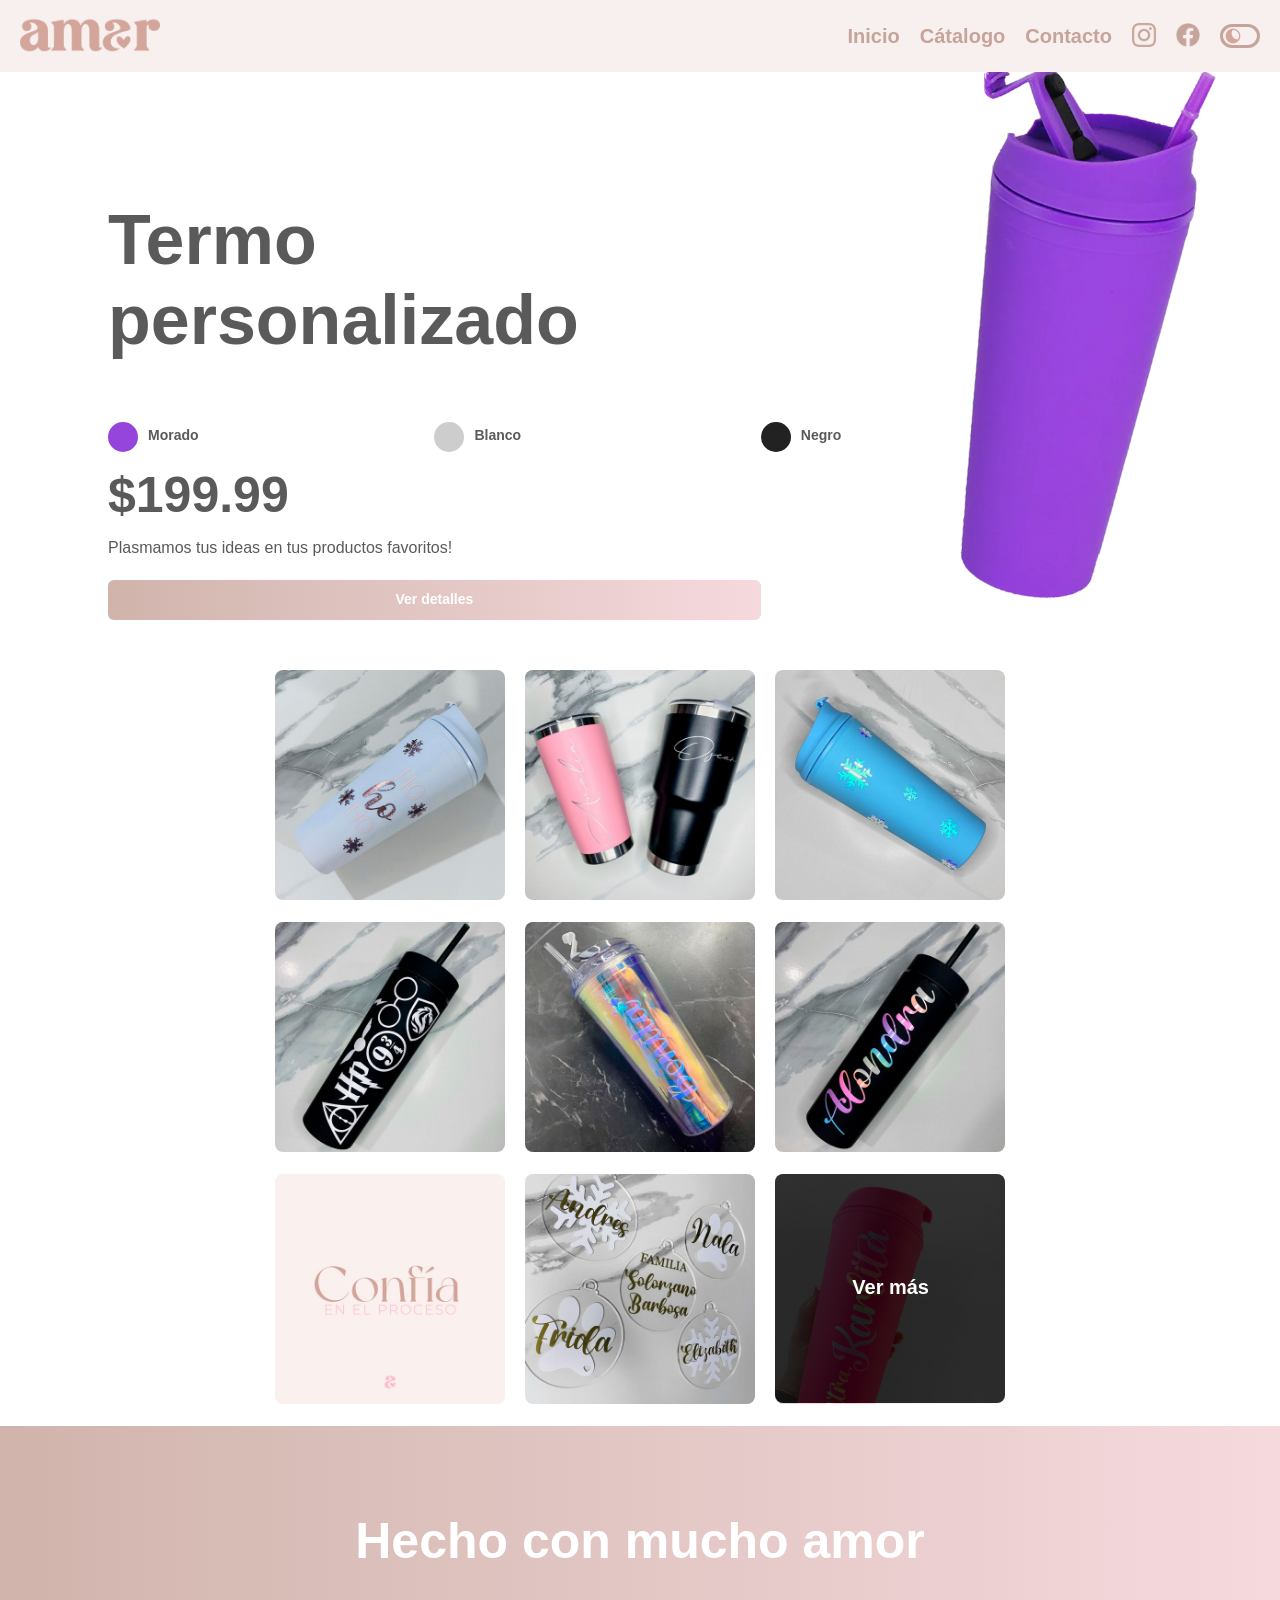
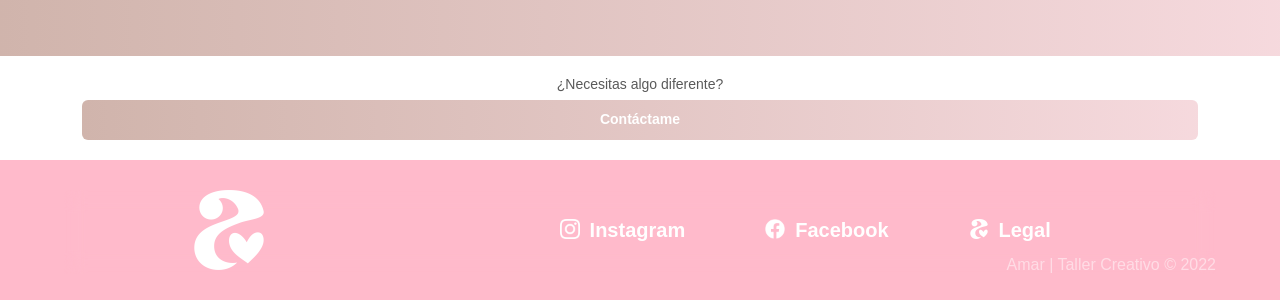
<file: index.html>
<!DOCTYPE html>
<html lang="es">
<head>
    <meta charset="UTF-8">
    <meta http-equiv="X-UA-Compatible" content="IE=edge">
    <meta name="viewport" content="width=device-width, initial-scale=1.0">
    <meta name="audience" content="all">
    <meta name="robots" content="index, all, follow">
    <title>Amar | Inicio </title>
    <meta name="description" content="Somos un Taller Creativo con la única pasión de plasmar el arte de nuestros clientes en sus productos favoritos. Contactanos y cotiza ahora sin compromiso.">
    <meta name="keywords" content="Amar Taller Creativo">
    <link rel="shortcut icon" href="./assets/amar_favicon_32px.png" type="image/x-icon">
    <link rel="stylesheet" href="./css/main.css">
    <link rel="apple-touch-icon" href="./assets/amar320px.png">
</head>
<body>
    <header class="header-container" id="mobile-home">
        <nav class="nav-container">
            <div class="nav-full">
                <a href="./">
                    <img src="./assets/amar_logo_320px.png" alt="AmarLogo">
                </a>

                <div class="right-nav">
                    <div>
                        <div class="nav-links-container">
                            <ul class="nav-links">
                                <li><a href="../">Inicio</a></li>
                                <li><a href="./catalogo/elegir">Cátalogo</a></li>
                                <li><a href="./contacto">Contacto</a></li>
                            </ul>
                            <div class="nav-social-media">
                                <a target="_blank" rel="noreferrer" href="https://www.instagram.com/amar.tallercreativo/"><img src="./assets/IG-glyph-logo.png" alt="enlace a Instagram"></a>
                                <a target="_blank" rel="noreferrer" href="https://www.facebook.com/100088203310122"><img src="./assets/f_logo_RGB.png" alt="enlace a Facebook"></a>
        
                            </div>
                        </div>
                        <div class="menu-button">
                            <div class="menu-button-burger"></div>
                        </div>
                    </div>


                    <div class="theme-selector">
                        <div class="container-theme-selector">
                            <img id="theme-img" class="theme-img" src="./assets/theme.png" alt="">
                        </div>
                    </div>
                </div>
            </div>


            <div class="munu-mobile-container">
                <div class="menu-mobile-background">
                    <div class="menu-mobile-links">
                        <ul class="links-mobile">
                            <li><a class="mobile-inicio" href="#mobile-home">Inicio</a></li>
                            <li><a href="./catalogo/elegir">Cátalogo</a></li>
                            <li><a href="./contacto">Contacto</a></li>
                            <li><a href="./politicas/legal">Legal</a></li>
                         </ul>
                         <div class="menu-mobile-social-media">
                            <a target="_blank" rel="noreferrer" href="https://www.instagram.com/amar.tallercreativo/"><img src="./assets/IG-glyph-logo.png" alt="enlace a Instagram"></a>
                            <a target="_blank" rel="noreferrer" href="https://www.facebook.com/100088203310122"><img src="./assets/f_logo_RGB.png" alt="enlace a Facebook"></a>
                         </div>
                    </div>
                </div>
            </div>
        </nav>
    </header>

    <main class="main-container">

        <section class="general-sections">
            <div class="section-container">
                <div class="left-section">
                    <div class="section-title">
                    </div>
                    <div class="pinned-blogs">
                        <article class="article-blog">
                            <img class="article-blog-cover product1" src="./assets/home-galery/featured-product/featured1.png" alt="">
                            <img class="article-blog-cover product2" src="./assets/home-galery/featured-product/featured2.png" alt="">
                            <img class="article-blog-cover product3" src="./assets/home-galery/featured-product/featured3.png" alt="">
                            <div class="article-blog-info-container">
                                <div class="article-blog-info">
                                    <div class="featured-top">
                                        <span class="featured-product-title">Termo <br> personalizado</span>
                                    </div>


                                    <div class="featured-bottom">
                                        <div class="style-selector">
                                            <a class="color-data select1">
                                                <img src="./assets/color_images/morado001.png" alt="">
                                                <div class="name-date">
                                                    <span>Morado</span>
                                                </div>
                                            </a>
                                            <a class="color-data select2">
                                                <img src="./assets/color_images/blanco001.png" alt="">
                                                <div class="name-date">
                                                    <span>Blanco</span>
                                                </div>
                                            </a>
                                            <a class="color-data select3">
                                                <img src="./assets/color_images/negro001.png" alt="">
                                                <div class="name-date">
                                                    <span>Negro</span>
                                                </div>
                                            </a>
                                        </div>
                                        <div class="featured-product-price">
                                            <span>$199.99</span>
                                            <!-- <span>$1099.00</span> -->
                                        </div>
                                        <p>Plasmamos tus ideas en tus productos favoritos!</p>
                                        
                                        <div class="article-data">
                                            <div class="interactive-data">
                                                <div class="primary-buttons-article">
                                                    <a class="button-b1" href="./catalogo/P001">Ver detalles</a>
                                                </div>
                                            </div>
                                        </div>
                                    </div>
                                </div>
                            </div>
                        </article>
                    </div>
                </div>

                <div class="right-section">
                    <div class="pinned-projects">
                        <article class="article-project">
                            <a href="./catalogo/P001"><img class="article-project-cover" src="./assets/home-galery/home-galery4.jpg" alt=""></a>
                        </article>
    
                        <article class="article-project">
                            <a href="./catalogo/P004"><img class="article-project-cover" src="./assets/home-galery/home-galery3.jpg" alt=""></a>
                        </article>
    
                        <article class="article-project">
                            <a href="./catalogo/P001"><img class="article-project-cover" src="./assets/home-galery/home-galery6.jpg" alt=""></a>
                        </article>
    
                    </div>
    
                    <div class="pinned-projects">
                        <article class="article-project">
                            <a href="./catalogo/P002"><img class="article-project-cover" src="./assets/home-galery/home-galery7.jpg" alt=""></a>
                        </article>
    
                        <article class="article-project">
                            <a href="./catalogo/P001"><img class="article-project-cover" src="./assets/home-galery/home-galery9.jpg" alt=""></a>
                        </article>
    
                        <article class="article-project">
                            <a href="./catalogo/P002"><img class="article-project-cover" src="./assets/home-galery/home-galery2.jpg" alt=""></a>
                        </article>
    
                    </div>

                    <div class="pinned-projects">
                        <article class="article-project">
                            <a href="#"><img class="article-project-cover" src="./assets/home-galery/home-galery5.jpg" alt=""></a>
                        </article>
    
                        <article class="article-project">
                            <a href="#"><img class="article-project-cover" src="./assets/home-galery/home-galery1.jpg" alt=""></a>
                        </article>
    
                        <article class="article-project more-button">
                            <a href="./catalogo/elegir">
                                <div class="background-more-button">
                                    <img class="article-project-cover" src="./assets/home-galery/home-galery8.jpg" alt="">
                                    <span>Ver más</span>
                                </div>
                            </a>
                        </article>
                    </div>
                </div>
            </div>
        </section>

        <section class="madewithlove-container">
            <p><span></span>Hecho con mucho amor<span></span></p>
        </section>

        <section class="more-details-container">
            <div>
                <span>¿Necesitas algo diferente?</span>
                <a class="button-b2" href="">Contáctame</a>
            </div>
        </section>
    </main>

    <footer class="footer-container">
        <div class="footer-area">
            <div class="footer-background">
                <div class="footer-links">
                    <a href="./">
                        <img src="./assets/a_logo_320px.png" alt="Amar">
                    </a>
                    <div class="footer-info">
                        <ul class="footer-social-media">
                            <li><a target="_blank" rel="noreferrer" href="https://www.instagram.com/amar.tallercreativo/"><span></span>Instagram</a></li>
                            <li><a target="_blank" rel="noreferrer" href="https://www.facebook.com/100088203310122"><span></span>Facebook</a></li>
                            <li><a href="./politicas/legal"><span></span>Legal</a></li>
                        </ul>
                    </div>
                </div>
                <div>
                    <h3>Amar | Taller Creativo © 2022</h3>
                </div>
            </div>
        </div>
    </footer>

    <script src="./js/menu-mobile-icon.js"></script>
    <script src="./js/featured-products.js"></script>
    <script src="./js/theme.js"></script>
</body>
</html>
</file>
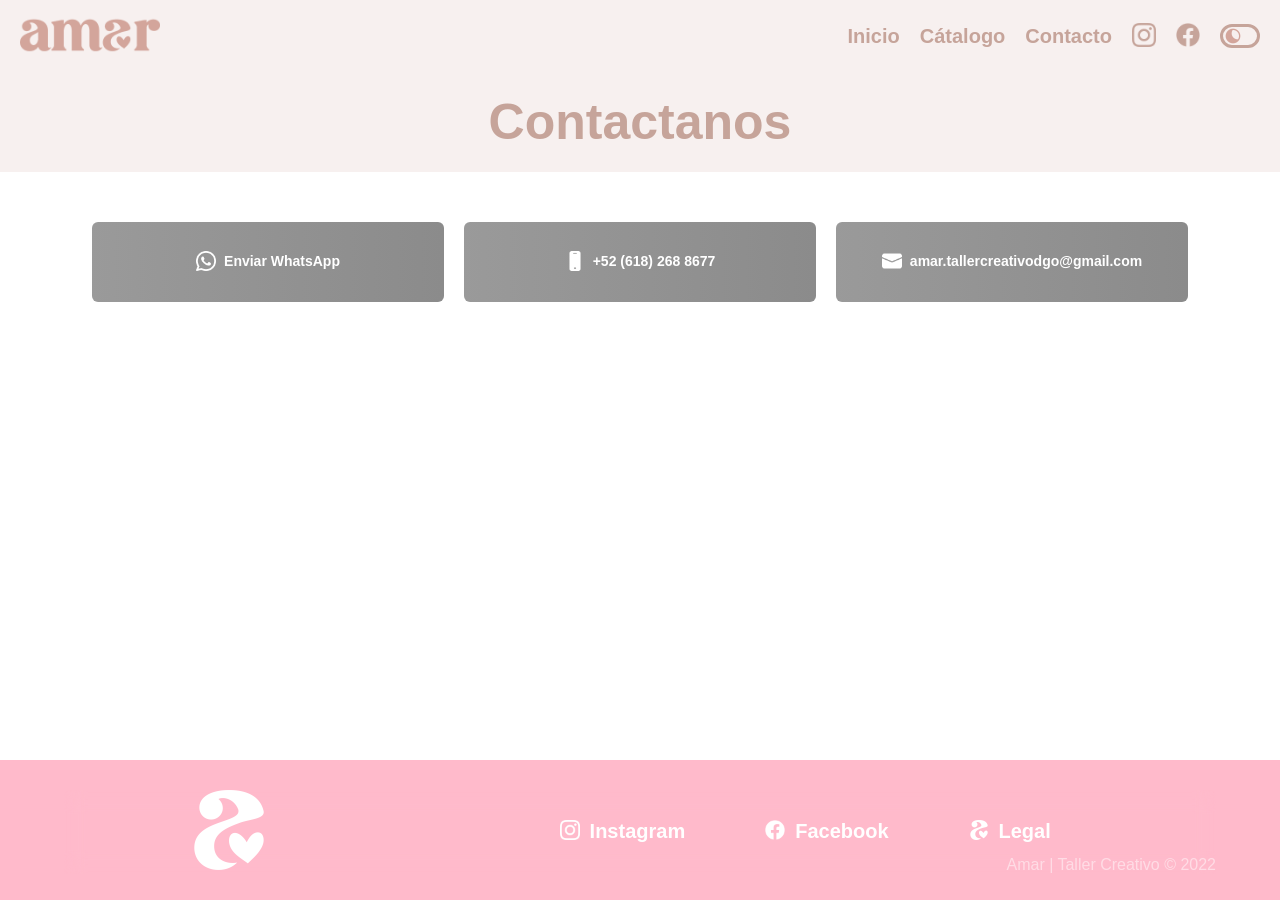
<file: contacto.html>
<!DOCTYPE html>
<html lang="es">
<head>
    <meta charset="UTF-8">
    <meta http-equiv="X-UA-Compatible" content="IE=edge">
    <meta name="viewport" content="width=device-width, initial-scale=1.0">
    <meta name="audience" content="all">
    <meta name="robots" content="index, all, follow">
    <title>Amar | Contacto </title>
    <meta name="description" content="Somos un Taller Creativo con la única pasión de plasmar el arte de nuestros clientes en sus productos favoritos. Contactanos y cotiza ahora sin compromiso.">
    <meta name="keywords" content="Amar Taller Creativo">
    <link rel="shortcut icon" href="./assets/amar_favicon_32px.png" type="image/x-icon">
    <link rel="stylesheet" href="./css/politica.css">
    <link rel="apple-touch-icon" href="./assets/amar320px.png">
</head>
<body>
    <header class="header-container" id="mobile-home">
        <nav class="nav-container">
            <div class="nav-full">
                <a href="./">
                    <img src="./assets/amar_logo_320px.png" alt="AmarLogo">
                </a>

                <div class="right-nav">
                    <div>
                        <div class="nav-links-container">
                            <ul class="nav-links">
                                <li><a href="./">Inicio</a></li>
                                <li><a href="./catalogo/elegir.html">Cátalogo</a></li>
                                <li><a href="#">Contacto</a></li>
                            </ul>
                            <div class="nav-social-media">
                                <a target="_blank" rel="noreferrer" href="https://www.instagram.com/amar.tallercreativo/"><img src="./assets/IG-glyph-logo.png" alt="enlace a Instagram"></a>
                                <a target="_blank" rel="noreferrer" href="https://www.facebook.com/100088203310122"><img src="./assets/f_logo_RGB.png" alt="enlace a Facebook"></a>
        
                            </div>
                        </div>
                        <div class="menu-button">
                            <div class="menu-button-burger"></div>
                        </div>
                    </div>


                    <div class="theme-selector">
                        <div class="container-theme-selector">
                            <img id="theme-img" class="theme-img" src="./assets/theme.png" alt="">
                        </div>
                    </div>
                </div>
            </div>


            <div class="munu-mobile-container">
                <div class="menu-mobile-background">
                    <div class="menu-mobile-links">
                        <ul class="links-mobile">
                            <li><a class="mobile-inicio" href="../">Inicio</a></li>
                            <li><a href="../catalogo/elegir">Cátalogo</a></li>
                            <li><a href="#">Contacto</a></li>
                            <li><a href="#">Legal</a></li>
                         </ul>
                         <div class="menu-mobile-social-media">
                            <a target="_blank" rel="noreferrer" href="https://www.instagram.com/amar.tallercreativo/"><img src="./assets/IG-glyph-logo.png" alt="enlace a Instagram"></a>
                            <a target="_blank" rel="noreferrer" href="https://www.facebook.com/100088203310122"><img src="./assets/f_logo_RGB.png" alt="enlace a Facebook"></a>
                         </div>
                    </div>
                </div>
            </div>
        </nav>
    </header>

    <main class="main-container">

        <section class="madewithlove-container">
            <p><span></span>Contactanos<span></span></p>
        </section>

        <section class="more-details-container">
            <div>
                <a class="button-b2" href="#"> <span class="wpp-icon"></span> Enviar WhatsApp</a>
                <a class="button-b2" href="tel:+526182688677"> <span class="phone-icon"></span> +52 (618) 268 8677</a>
                <a class="button-b2" href="mailto:amar.tallercreativodgo@gmail.com"> <span class="mail-icon"></span> amar.tallercreativodgo@gmail.com</a>
            </div>
        </section>
    </main>

    <footer class="footer-container">
        <div class="footer-area">
            <div class="footer-background">
                <div class="footer-links">
                    <a href="./">
                        <img src="./assets/a_logo_320px.png" alt="Amar">
                    </a>
                    <div class="footer-info">
                        <ul class="footer-social-media">
                            <li><a target="_blank" rel="noreferrer" href="https://www.instagram.com/amar.tallercreativo/"><span></span>Instagram</a></li>
                            <li><a target="_blank" rel="noreferrer" href="https://www.facebook.com/100088203310122"><span></span>Facebook</a></li>
                            <li><a href="./politicas/legal"><span></span>Legal</a></li>
                        </ul>
                    </div>
                </div>
                <div>
                    <h3>Amar | Taller Creativo © 2022</h3>
                </div>
            </div>
        </div>
    </footer>

    <script src="./js/menu-mobile-icon.js"></script>
    <script src="./js/featured-products.js"></script>
    <script src="./js/theme.js"></script>
</body>
</html>
</file>
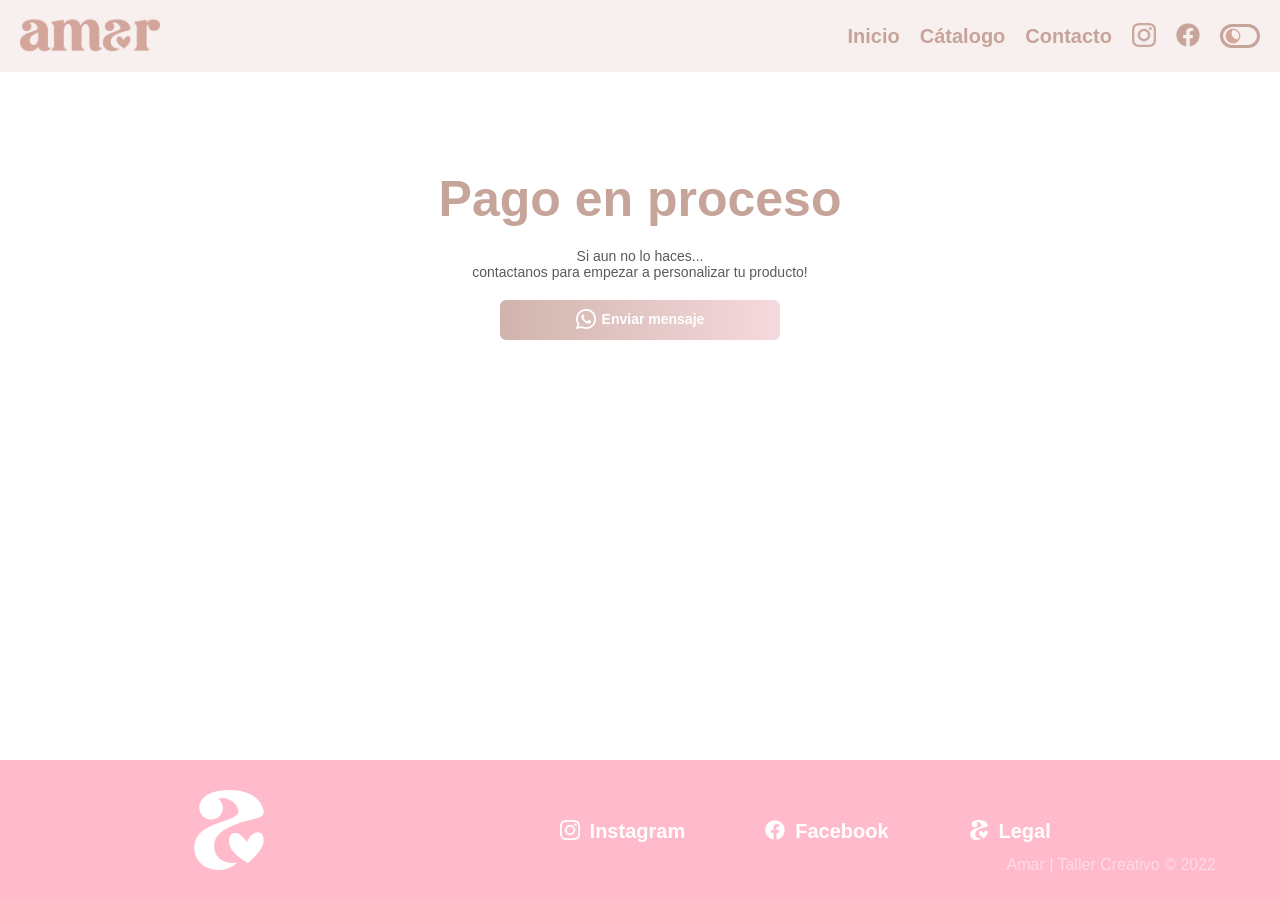
<file: pago-en-proceso.html>
<!DOCTYPE html>
<html lang="es">
<head>
    <meta charset="UTF-8">
    <meta http-equiv="X-UA-Compatible" content="IE=edge">
    <meta name="viewport" content="width=device-width, initial-scale=1.0">
    <meta name="audience" content="all">
    <meta name="robots" content="noindex, unfollow">
    <title>Pago exitoso | Inicio </title>
    <meta name="description" content="Somos un Taller Creativo con la única pasión de plasmar el arte de nuestros clientes en sus productos favoritos. Contactanos y cotiza ahora sin compromiso.">
    <meta name="keywords" content="Amar Taller Creativo">
    <link rel="shortcut icon" href="./assets/amar_favicon_32px.png" type="image/x-icon">
    <link rel="stylesheet" href="./css/pago.css">
    <link rel="apple-touch-icon" href="./assets/amar320px.png">
</head>
<body>
    <header class="header-container" id="mobile-home">
        <nav class="nav-container">
            <div class="nav-full">
                <a href="./">
                    <img src="./assets/amar_logo_320px.png" alt="AmarLogo">
                </a>

                <div class="right-nav">
                    <div>
                        <div class="nav-links-container">
                            <ul class="nav-links">
                                <li><a href="../">Inicio</a></li>
                                <li><a href="./catalogo/elegir">Cátalogo</a></li>
                                <li><a href="./contacto">Contacto</a></li>
                            </ul>
                            <div class="nav-social-media">
                                <a target="_blank" rel="noreferrer" href="https://www.instagram.com/amar.tallercreativo/"><img src="./assets/IG-glyph-logo.png" alt="enlace a Instagram"></a>
                                <a target="_blank" rel="noreferrer" href="https://www.facebook.com/100088203310122"><img src="./assets/f_logo_RGB.png" alt="enlace a Facebook"></a>
        
                            </div>
                        </div>
                        <div class="menu-button">
                            <div class="menu-button-burger"></div>
                        </div>
                    </div>


                    <div class="theme-selector">
                        <div class="container-theme-selector">
                            <img id="theme-img" class="theme-img" src="./assets/theme.png" alt="">
                        </div>
                    </div>
                </div>
            </div>


            <div class="munu-mobile-container">
                <div class="menu-mobile-background">
                    <div class="menu-mobile-links">
                        <ul class="links-mobile">
                            <li><a class="mobile-inicio" href="#mobile-home">Inicio</a></li>
                            <li><a href="./catalogo/elegir">Cátalogo</a></li>
                            <li><a href="./contacto">Contacto</a></li>
                            <li><a href="./politicas/legal">Legal</a></li>
                         </ul>
                         <div class="menu-mobile-social-media">
                            <a target="_blank" rel="noreferrer" href="https://www.instagram.com/amar.tallercreativo/"><img src="./assets/IG-glyph-logo.png" alt="enlace a Instagram"></a>
                            <a target="_blank" rel="noreferrer" href="https://www.facebook.com/100088203310122"><img src="./assets/f_logo_RGB.png" alt="enlace a Facebook"></a>
                         </div>
                    </div>
                </div>
            </div>
        </nav>
    </header>

    <main class="main-container">

        <section class="madewithlove-container">
            <div class="made-content">
                <p><span></span>Pago en proceso<span></span></p>
                <span>Si aun no lo haces... <br> contactanos para empezar a personalizar tu producto!</span>
                <a id="contact-button" class="button-b2" href=""> <span></span> Enviar mensaje</a>
            </div>
        </section>

    </main>

    <footer class="footer-container">
        <div class="footer-area">
            <div class="footer-background">
                <div class="footer-links">
                    <a href="./">
                        <img src="./assets/a_logo_320px.png" alt="Amar">
                    </a>
                    <div class="footer-info">
                        <ul class="footer-social-media">
                            <li><a target="_blank" rel="noreferrer" href="https://www.instagram.com/amar.tallercreativo/"><span></span>Instagram</a></li>
                            <li><a target="_blank" rel="noreferrer" href="https://www.facebook.com/100088203310122"><span></span>Facebook</a></li>
                            <li><a href="./politicas/legal"><span></span>Legal</a></li>
                        </ul>
                    </div>
                </div>
                <div>
                    <h3>Amar | Taller Creativo © 2022</h3>
                </div>
            </div>
        </div>
    </footer>

    <script src="./js/menu-mobile-icon.js"></script>
    <script src="./js/theme.js"></script>
</body>
</html>
</file>
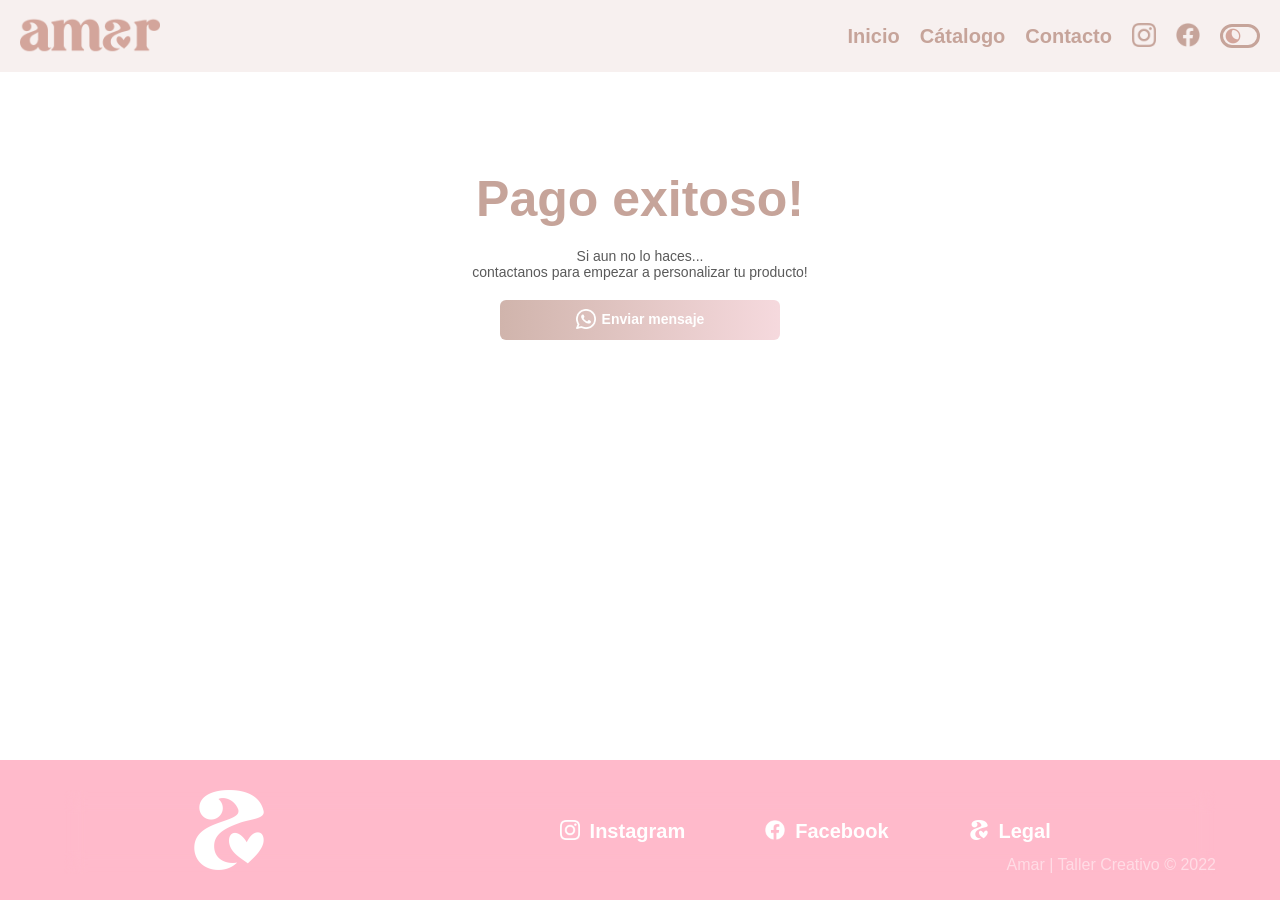
<file: pago-exitoso.html>
<!DOCTYPE html>
<html lang="es">
<head>
    <meta charset="UTF-8">
    <meta http-equiv="X-UA-Compatible" content="IE=edge">
    <meta name="viewport" content="width=device-width, initial-scale=1.0">
    <meta name="audience" content="all">
    <meta name="robots" content="noindex, unfollow">
    <title>Pago exitoso | Inicio </title>
    <meta name="description" content="Somos un Taller Creativo con la única pasión de plasmar el arte de nuestros clientes en sus productos favoritos. Contactanos y cotiza ahora sin compromiso.">
    <meta name="keywords" content="Amar Taller Creativo">
    <link rel="shortcut icon" href="./assets/amar_favicon_32px.png" type="image/x-icon">
    <link rel="stylesheet" href="./css/pago.css">
    <link rel="apple-touch-icon" href="./assets/amar320px.png">
</head>
<body>
    <header class="header-container" id="mobile-home">
        <nav class="nav-container">
            <div class="nav-full">
                <a href="./">
                    <img src="./assets/amar_logo_320px.png" alt="AmarLogo">
                </a>

                <div class="right-nav">
                    <div>
                        <div class="nav-links-container">
                            <ul class="nav-links">
                                <li><a href="../">Inicio</a></li>
                                <li><a href="./catalogo/elegir">Cátalogo</a></li>
                                <li><a href="./contacto">Contacto</a></li>
                            </ul>
                            <div class="nav-social-media">
                                <a target="_blank" rel="noreferrer" href="https://www.instagram.com/amar.tallercreativo/"><img src="./assets/IG-glyph-logo.png" alt="enlace a Instagram"></a>
                                <a target="_blank" rel="noreferrer" href="https://www.facebook.com/100088203310122"><img src="./assets/f_logo_RGB.png" alt="enlace a Facebook"></a>
        
                            </div>
                        </div>
                        <div class="menu-button">
                            <div class="menu-button-burger"></div>
                        </div>
                    </div>


                    <div class="theme-selector">
                        <div class="container-theme-selector">
                            <img id="theme-img" class="theme-img" src="./assets/theme.png" alt="">
                        </div>
                    </div>
                </div>
            </div>


            <div class="munu-mobile-container">
                <div class="menu-mobile-background">
                    <div class="menu-mobile-links">
                        <ul class="links-mobile">
                            <li><a class="mobile-inicio" href="#mobile-home">Inicio</a></li>
                            <li><a href="./catalogo/elegir">Cátalogo</a></li>
                            <li><a href="./contacto">Contacto</a></li>
                            <li><a href="./politicas/legal">Legal</a></li>
                         </ul>
                         <div class="menu-mobile-social-media">
                            <a target="_blank" rel="noreferrer" href="https://www.instagram.com/amar.tallercreativo/"><img src="./assets/IG-glyph-logo.png" alt="enlace a Instagram"></a>
                            <a target="_blank" rel="noreferrer" href="https://www.facebook.com/100088203310122"><img src="./assets/f_logo_RGB.png" alt="enlace a Facebook"></a>
                         </div>
                    </div>
                </div>
            </div>
        </nav>
    </header>

    <main class="main-container">

        <section class="madewithlove-container">
            <div class="made-content">
                <p><span></span>Pago exitoso!<span></span></p>
                <span>Si aun no lo haces... <br> contactanos para empezar a personalizar tu producto!</span>
                <a id="contact-button" class="button-b2" href=""> <span></span> Enviar mensaje</a>
            </div>
        </section>

    </main>

    <footer class="footer-container">
        <div class="footer-area">
            <div class="footer-background">
                <div class="footer-links">
                    <a href="./">
                        <img src="./assets/a_logo_320px.png" alt="Amar">
                    </a>
                    <div class="footer-info">
                        <ul class="footer-social-media">
                            <li><a target="_blank" rel="noreferrer" href="https://www.instagram.com/amar.tallercreativo/"><span></span>Instagram</a></li>
                            <li><a target="_blank" rel="noreferrer" href="https://www.facebook.com/100088203310122"><span></span>Facebook</a></li>
                            <li><a href="./politicas/legal"><span></span>Legal</a></li>
                        </ul>
                    </div>
                </div>
                <div>
                    <h3>Amar | Taller Creativo © 2022</h3>
                </div>
            </div>
        </div>
    </footer>

    <script src="./js/menu-mobile-icon.js"></script>
    <script src="./js/theme.js"></script>
</body>
</html>
</file>
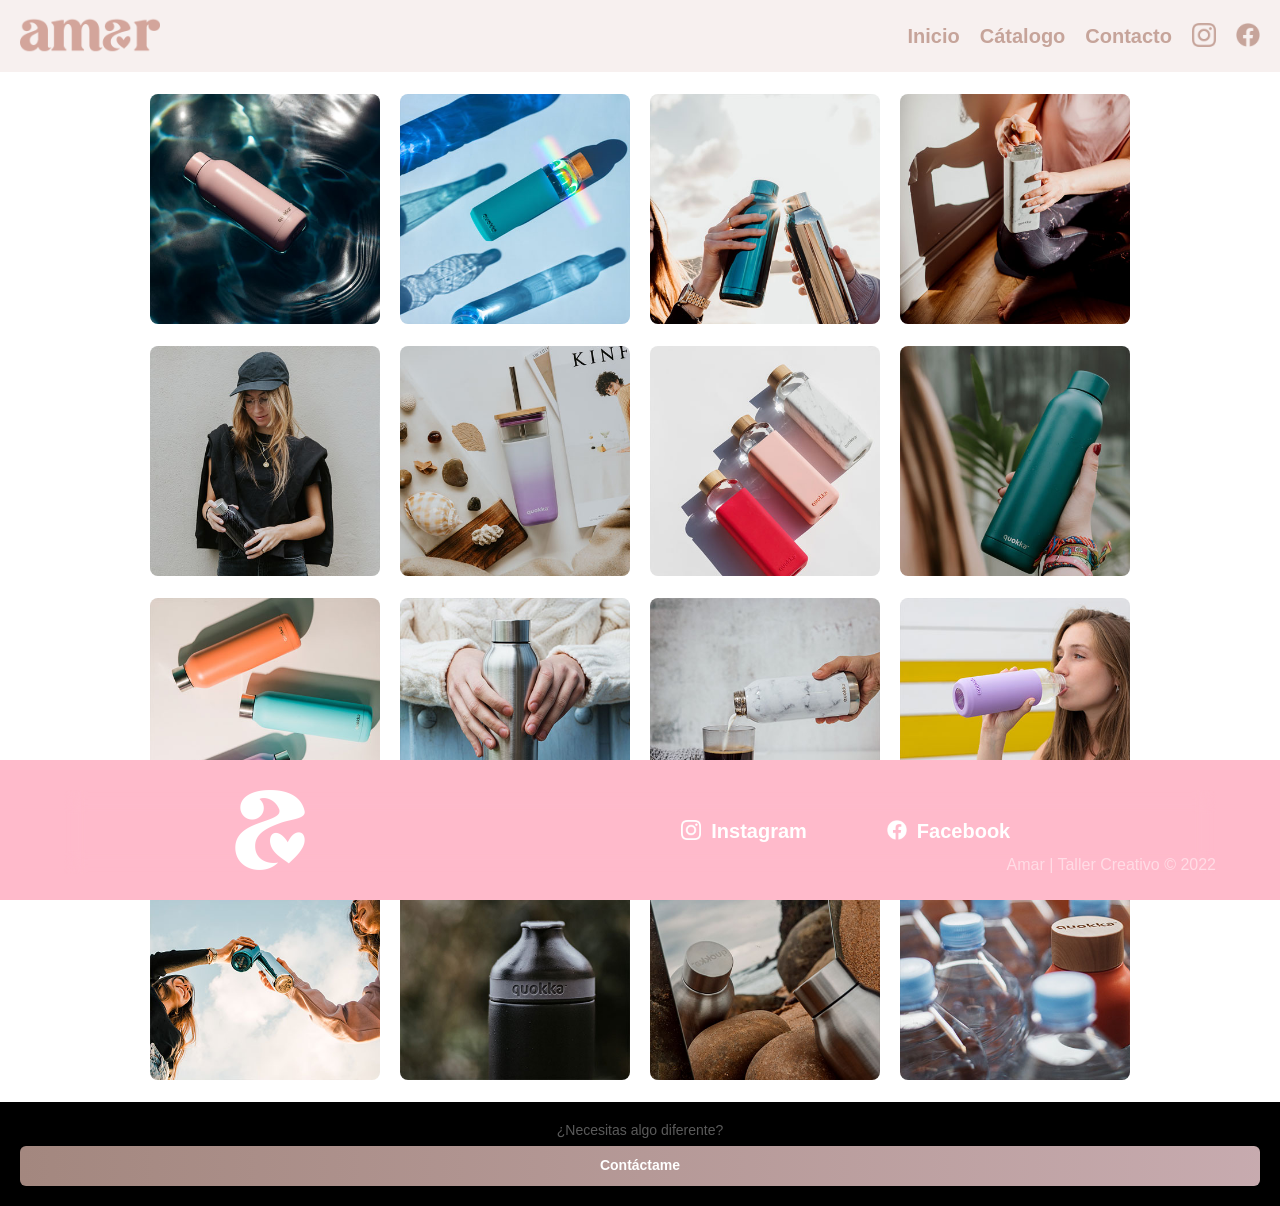
<file: catalogo/catalogo.html>
<!DOCTYPE html>
<html lang="es">
<head>
    <meta charset="UTF-8">
    <meta http-equiv="X-UA-Compatible" content="IE=edge">
    <meta name="viewport" content="width=device-width, initial-scale=1.0">
    <meta name="audience" content="all">
    <meta name="robots" content="index, all, follow">
    <title>Amar | Inicio </title>
    <meta name="description" content="Somos un Taller Creativo con la única pasión de plasmar el arte de nuestros clientes en sus productos favoritos. Contactanos y cotiza ahora sin compromiso.">
    <meta name="keywords" content="Amar Taller Creativo">
    <link rel="shortcut icon" href="../assets/amar_favicon_32px.png" type="image/x-icon">
    <link rel="stylesheet" href="../css/catalogo.css">
    <link rel="apple-touch-icon" href="../assets/amar320px.png">
</head>
<body>
    <header class="header-container" id="mobile-home">
        <nav class="nav-container">
            <div class="nav-full">
                <a href="../">
                    <img src="../assets/amar_logo_320px.png" alt="AmarLogo">
                </a>
                <div class="nav-links-container">
                    <ul class="nav-links">
                        <li><a href="../">Inicio</a></li>
                        <li><a href="#">Cátalogo</a></li>
                        <li><a href="#">Contacto</a></li>
                    </ul>
                    <div class="nav-social-media">
                        <a target="_blank" rel="noreferrer" href="https://www.instagram.com/amar.tallercreativo/"><img src="../assets/IG-glyph-logo.png" alt="enlace a Instagram"></a>
                        <a target="_blank" rel="noreferrer" href="https://www.facebook.com/100088203310122"><img src="../assets/f_logo_RGB.png" alt="enlace a Facebook"></a>

                    </div>
                </div>
                <div class="menu-button">
                    <div class="menu-button-burger"></div>
                </div>
            </div>
            <div class="munu-mobile-container">
                <div class="menu-mobile-background">
                    <div class="menu-mobile-links">
                        <ul class="links-mobile">
                            <li><a class="mobile-inicio" href="../">Inicio</a></li>
                            <li><a href="#">Cátalogo</a></li>
                            <li><a href="#">Contacto</a></li>
                         </ul>
                         <div class="menu-mobile-social-media">
                            <a target="_blank" rel="noreferrer" href="https://www.instagram.com/amar.tallercreativo/"><img src="../assets/IG-glyph-logo.png" alt="enlace a Instagram"></a>
                            <a target="_blank" rel="noreferrer" href="https://www.facebook.com/100088203310122"><img src="../assets/f_logo_RGB.png" alt="enlace a Facebook"></a>
                         </div>
                    </div>
                </div>
            </div>
        </nav>
    </header>

    <main class="main-container">

        <section class="general-sections">
            <div class="section-container">

                <div class="right-section">
                    <div class="pinned-projects">
                        <article class="article-project">
                            <a href="#"><img class="article-project-cover" src="../assets/product-images/thumbnail/001.jpg" alt=""></a>
                        </article>
    
                        <article class="article-project">
                            <a href="#"><img class="article-project-cover" src="../assets/product-images/thumbnail/002.jpg" alt=""></a>
                        </article>

                        <article class="article-project">
                            <a href="#"><img class="article-project-cover" src="../assets/product-images/thumbnail/003.jpg" alt=""></a>
                        </article>

                        <article class="article-project">
                            <a href="#"><img class="article-project-cover" src="../assets/product-images/thumbnail/004.jpg" alt=""></a>
                        </article>

                        <article class="article-project">
                            <a href="#"><img class="article-project-cover" src="../assets/product-images/thumbnail/005.jpg" alt=""></a>
                        </article>
    
                        <article class="article-project">
                            <a href="#"><img class="article-project-cover" src="../assets/product-images/thumbnail/006.jpg" alt=""></a>
                        </article>

                        <article class="article-project">
                            <a href="#"><img class="article-project-cover" src="../assets/product-images/thumbnail/007.jpg" alt=""></a>
                        </article>
    
                        <article class="article-project">
                            <a href="#"><img class="article-project-cover" src="../assets/product-images/thumbnail/008.jpg" alt=""></a>
                        </article>

                        <article class="article-project">
                            <a href="#"><img class="article-project-cover" src="../assets/product-images/thumbnail/009.jpg" alt=""></a>
                        </article>
    
                        <article class="article-project">
                            <a href="#"><img class="article-project-cover" src="../assets/product-images/thumbnail/010.jpg" alt=""></a>
                        </article>

                        <article class="article-project">
                            <a href="#"><img class="article-project-cover" src="../assets/product-images/thumbnail/011.jpg" alt=""></a>
                        </article>

                        <article class="article-project">
                            <a href="#"><img class="article-project-cover" src="../assets/product-images/thumbnail/012.jpg" alt=""></a>
                        </article>

                        <article class="article-project">
                            <a href="#"><img class="article-project-cover" src="../assets/product-images/thumbnail/013.jpg" alt=""></a>
                        </article>

                        <article class="article-project">
                            <a href="#"><img class="article-project-cover" src="../assets/product-images/thumbnail/014.jpg" alt=""></a>
                        </article>

                        <article class="article-project">
                            <a href="#"><img class="article-project-cover" src="../assets/product-images/thumbnail/015.jpg" alt=""></a>
                        </article>

                        <article class="article-project">
                            <a href="#"><img class="article-project-cover" src="../assets/product-images/thumbnail/016.jpg" alt=""></a>
                        </article>
    
                    </div>
                </div>
            </div>
        </section>

        <section class="more-details-container">
            <div>
                <span>¿Necesitas algo diferente?</span>
                <a class="button-b2" href="">Contáctame</a>
            </div>
        </section>
    </main>

    <footer class="footer-container">
        <div class="footer-area">
            <div class="footer-background">
                <div class="footer-links">
                    <a href="./">
                        <img src="../assets/a_logo_320px.png" alt="Amar">
                    </a>
                    <div class="footer-info">
                        <ul class="footer-social-media">
                            <li><a target="_blank" rel="noreferrer" href="https://www.instagram.com/amar.tallercreativo/"><span></span>Instagram</a></li>
                            <li><a target="_blank" rel="noreferrer" href="https://www.facebook.com/100088203310122"><span></span>Facebook</a></li>
                        </ul>
                    </div>
                </div>
                <div>
                    <h3>Amar | Taller Creativo © 2022</h3>
                </div>
            </div>
        </div>
    </footer>

    <script src="../js/menu-mobile-icon.js"></script>
    <script src="../js/featured-products.js"></script>
</body>
</html>
</file>
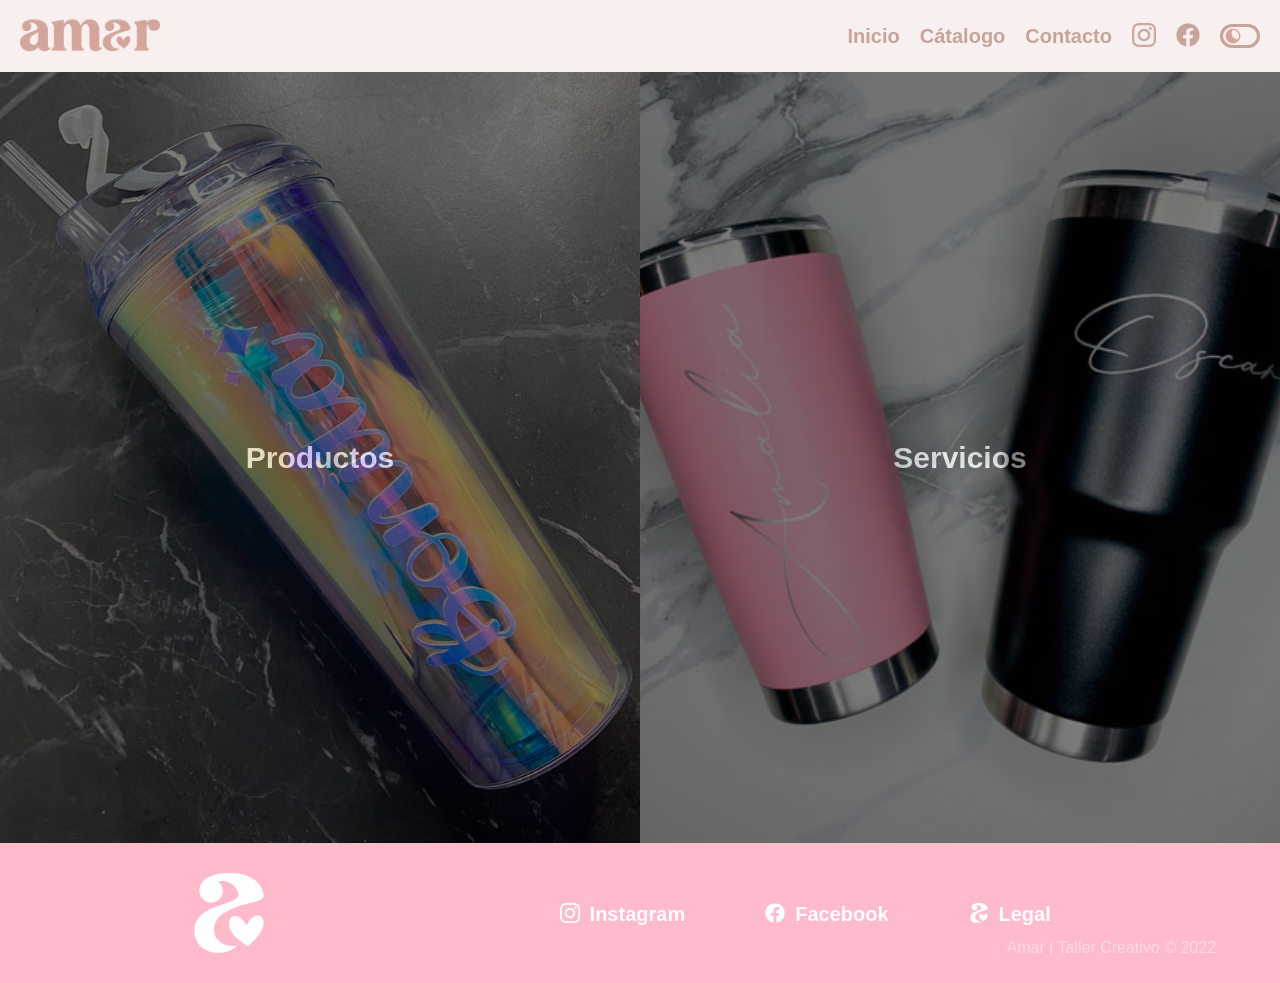
<file: catalogo/elegir.html>
<!DOCTYPE html>
<html lang="es">
<head>
    <meta charset="UTF-8">
    <meta http-equiv="X-UA-Compatible" content="IE=edge">
    <meta name="viewport" content="width=device-width, initial-scale=1.0">
    <meta name="audience" content="all">
    <meta name="robots" content="index, all, follow">
    <title>Elegir cátegoria | Amar </title>
    <meta name="description" content="Somos un Taller Creativo con la única pasión de plasmar el arte de nuestros clientes en sus productos favoritos. Contactanos y cotiza ahora sin compromiso.">
    <meta name="keywords" content="Amar Taller Creativo">
    <link rel="shortcut icon" href="../assets/amar_favicon_32px.png" type="image/x-icon">
    <link rel="stylesheet" href="../css/elegir.css">
    <link rel="apple-touch-icon" href="../assets/amar320px.png">
</head>
<body>
    <header class="header-container" id="mobile-home">
        <nav class="nav-container">
            <div class="nav-full">
                <a href="../">
                    <img src="../assets/amar_logo_320px.png" alt="AmarLogo">
                </a>

                <div class="right-nav">
                    <div>
                        <div class="nav-links-container">
                            <ul class="nav-links">
                                <li><a href="../">Inicio</a></li>
                                <li><a href="#">Cátalogo</a></li>
                                <li><a href="../contacto">Contacto</a></li>
                            </ul>
                            <div class="nav-social-media">
                                <a target="_blank" rel="noreferrer" href="https://www.instagram.com/amar.tallercreativo/"><img src="../assets/IG-glyph-logo.png" alt="enlace a Instagram"></a>
                                <a target="_blank" rel="noreferrer" href="https://www.facebook.com/100088203310122"><img src="../assets/f_logo_RGB.png" alt="enlace a Facebook"></a>
        
                            </div>
                        </div>
                        <div class="menu-button">
                            <div class="menu-button-burger"></div>
                        </div>
                    </div>


                    <div class="theme-selector">
                        <div class="container-theme-selector">
                            <img id="theme-img" class="theme-img" src="../assets/theme.png" alt="">
                        </div>
                    </div>
                </div>
            </div>

            
            <div class="munu-mobile-container">
                <div class="menu-mobile-background">
                    <div class="menu-mobile-links">
                        <ul class="links-mobile">
                            <li><a class="mobile-inicio" href="../">Inicio</a></li>
                            <li><a href="#">Cátalogo</a></li>
                            <li><a href="../contacto">Contacto</a></li>
                            <li><a href="../politicas/legal">Legal</a></li>
                         </ul>
                         <div class="menu-mobile-social-media">
                            <a target="_blank" rel="noreferrer" href="https://www.instagram.com/amar.tallercreativo/"><img src="../assets/IG-glyph-logo.png" alt="enlace a Instagram"></a>
                            <a target="_blank" rel="noreferrer" href="https://www.facebook.com/100088203310122"><img src="../assets/f_logo_RGB.png" alt="enlace a Facebook"></a>
                         </div>
                    </div>
                </div>
            </div>
        </nav>
    </header>

    <main class="main-container">

        <section class="choice-category">
            <div class="choice-product img-product">
                <div class="background-product">
                    <a href="./productos">Productos</a>
                </div>
            </div>

            <div class="choice-service img-service">
                <div class="background-product">
                    <a href="#">Servicios</a>
                </div>
            </div>
        </section>

    </main>

    <footer class="footer-container">
        <div class="footer-area">
            <div class="footer-background">
                <div class="footer-links">
                    <a href="./">
                        <img src="../assets/a_logo_320px.png" alt="Amar">
                    </a>
                    <div class="footer-info">
                        <ul class="footer-social-media">
                            <li><a target="_blank" rel="noreferrer" href="https://www.instagram.com/amar.tallercreativo/"><span></span>Instagram</a></li>
                            <li><a target="_blank" rel="noreferrer" href="https://www.facebook.com/100088203310122"><span></span>Facebook</a></li>
                            <li><a href="../politicas/legal"><span></span>Legal</a></li>
                        </ul>
                    </div>
                </div>
                <div>
                    <h3>Amar | Taller Creativo © 2022</h3>
                </div>
            </div>
        </div>
    </footer>

    <script src="../js/menu-mobile-icon.js"></script>
    <script src="../js/theme.js"></script>
</body>
</html>
</file>
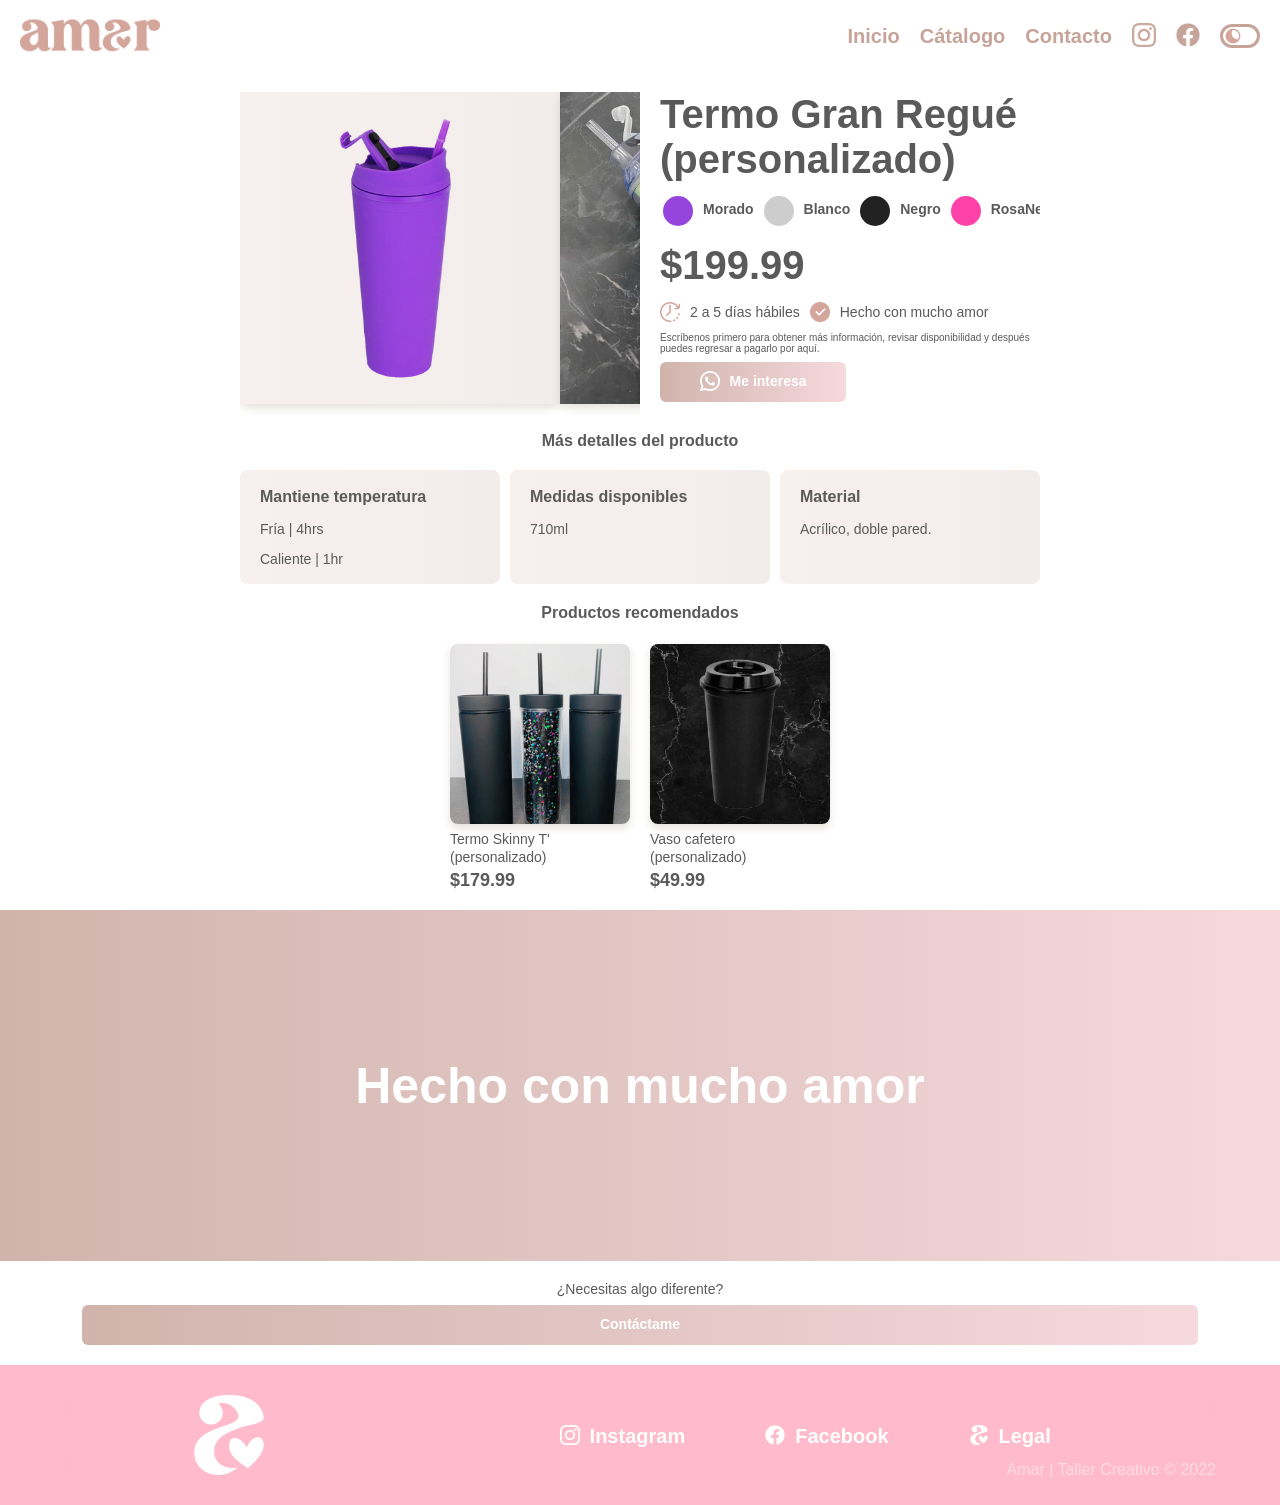
<file: catalogo/P001.html>
<!DOCTYPE html>
<html lang="es">
<head>
    <meta charset="UTF-8">
    <meta http-equiv="X-UA-Compatible" content="IE=edge">
    <meta name="viewport" content="width=device-width, initial-scale=1.0">
    <meta name="audience" content="all">
    <meta name="robots" content="index, all, follow">
    <title>Termo Gran Regué (personalizado) | Amar </title>
    <meta name="description" content="¡Podemos personalizar tu producto favorito!">
    <meta name="keywords" content="Amar Taller Creativo">
    <!-- share image -->
    <meta property="og:title" content="Termo personalizado (710ml)">
    <meta property="og:image" content="https://i.ibb.co/dbCSgpH/Termo-Gran-Regu-personalizado.png?raw=true">
    <meta property="og:description" content="¡Podemos personalizar tu producto favorito!">
    <meta property="og:url" content="amartallercreativo.com">
    <meta property='og:image:width' content='1200' />
    <meta property='og:image:height' content='630' />
    <meta property="og:type" content="website">
    <!-- end share image -->
    <link rel="shortcut icon" href="../assets/amar_favicon_32px.png" type="image/x-icon">
    <link rel="stylesheet" href="../css/item.css">
    <link rel="apple-touch-icon" href="../assets/share-images/share-imageP001.png">
</head>
<body>
    <header class="header-container" id="mobile-home">
        <nav class="nav-container">
            <div class="nav-full">
                <a href="../">
                    <img src="../assets/amar_logo_320px.png" alt="AmarLogo">
                </a>

                <div class="right-nav">
                    <div>
                        <div class="nav-links-container">
                            <ul class="nav-links">
                                <li><a href="../">Inicio</a></li>
                                <li><a href="./elegir">Cátalogo</a></li>
                                <li><a href="../contacto">Contacto</a></li>
                            </ul>
                            <div class="nav-social-media">
                                <a target="_blank" rel="noreferrer" href="https://www.instagram.com/amar.tallercreativo/"><img src="../assets/IG-glyph-logo.png" alt="enlace a Instagram"></a>
                                <a target="_blank" rel="noreferrer" href="https://www.facebook.com/100088203310122"><img src="../assets/f_logo_RGB.png" alt="enlace a Facebook"></a>
        
                            </div>
                        </div>
                        <div class="menu-button">
                            <div class="menu-button-burger"></div>
                        </div>
                    </div>


                    <div class="theme-selector">
                        <div class="container-theme-selector">
                            <img id="theme-img" class="theme-img" src="../assets/theme.png" alt="">
                        </div>
                    </div>
                </div>
            </div>

            
            <div class="munu-mobile-container">
                <div class="menu-mobile-background">
                    <div class="menu-mobile-links">
                        <ul class="links-mobile">
                            <li><a class="mobile-inicio" href="../">Inicio</a></li>
                            <li><a href="./elegir">Cátalogo</a></li>
                            <li><a href="../contacto">Contacto</a></li>
                            <li><a href="../politicas/legal">Legal</a></li>
                         </ul>
                         <div class="menu-mobile-social-media">
                            <a target="_blank" rel="noreferrer" href="https://www.instagram.com/amar.tallercreativo/"><img src="../assets/IG-glyph-logo.png" alt="enlace a Instagram"></a>
                            <a target="_blank" rel="noreferrer" href="https://www.facebook.com/100088203310122"><img src="../assets/f_logo_RGB.png" alt="enlace a Facebook"></a>
                         </div>
                    </div>
                </div>
            </div>
        </nav>
    </header>

    <main class="main-container">

        <!-- <section class="choice-item">
            <div class="choice-product img-product">
                <div class="background-product">
                    <a href="#"> <span></span> Anterior</a>
                </div>
            </div>

            <div class="choice-service img-service">
                <div class="background-product">
                    <a href="#">Siguiente <span></span> </a>
                </div>
            </div>
        </section> -->

        <section class="product">
            <div class="visual-product">
                <div>
                    <!-- <img src="../assets/product-images/thumbnail/001.jpg" alt=""> -->
                    <section class="product-container--slider">

                        <article class="product-container-card">
                            <div class="dinamic-image product-info-container">
                                <img class="product1" src="../assets/product-images/thumbnail/products/P001/P001_morado.png" alt="">
                                <img class="product2" src="../assets/product-images/thumbnail/products/P001/P001_blanco.png" alt="">
                                <img class="product3" src="../assets/product-images/thumbnail/products/P001/P001_negro.png" alt="">
                                <img class="product4" src="../assets/product-images/thumbnail/products/P001/P001_rosaneon.png" alt="">
                                <img class="product5" src="../assets/product-images/thumbnail/products/P001/P001_rosapastel.png" alt="">
                                <img class="product6" src="../assets/product-images/thumbnail/products/P001/P001_menta.png" alt="">
                                <img class="product7" src="../assets/product-images/thumbnail/products/P001/P001_azul.png" alt="">
                                <img class="product8" src="../assets/product-images/thumbnail/products/P001/P001_azulneon.png" alt="">
                            </div>
                        </article>

                        <article class="product-container-card">
                            <div class="product-info-container">
                                <img src="../assets/product-images/thumbnail/products/P001/P001_4.jpg" alt="">
                            </div>
                        </article>

                        <article class="product-container-card">
                            <div class="product-info-container">
                                <img src="../assets/product-images/thumbnail/products/P001/P001_1.jpg" alt="">
                            </div>
                        </article>

                        <article class="product-container-card">
                            <div class="product-info-container">
                                <img src="../assets/product-images/thumbnail/products/P001/P001_2.jpg" alt="">
                            </div>
                        </article>

                        <article class="product-container-card">
                            <div class="product-info-container">
                                <img src="../assets/product-images/thumbnail/products/P001/P001_3.jpg" alt="">
                            </div>
                        </article>
            
                    </section>
                </div>
            </div>
            <div class="details-product">
                <div class="details-product2">
                    <h1>Termo Gran Regué (personalizado)</h1>
                    <section class="color-container--slider">

                        <div class="color-container-card">
                            <a class="color-data select1">
                                <img src="../assets/color_images/morado001.png" alt="">
                                <div class="name-date">
                                    <span>Morado</span>
                                </div>
                            </a>
                        </div>

                        <div class="color-container-card">
                            <a class="color-data select2">
                                <img src="../assets/color_images/blanco001.png" alt="">
                                <div class="name-date">
                                    <span>Blanco</span>
                                </div>
                            </a>
                        </div>

                        <div class="color-container-card">
                            <a class="color-data select3">
                                <img src="../assets/color_images/negro001.png" alt="">
                                <div class="name-date">
                                    <span>Negro</span>
                                </div>
                            </a>
                        </div>

                        <div class="color-container-card">
                            <a class="color-data select4">
                                <img src="../assets/color_images/rosaneon001.png" alt="">
                                <div class="name-date">
                                    <span>RosaNeón</span>
                                </div>
                            </a>
                        </div>

                        <div class="color-container-card">
                            <a class="color-data select5">
                                <img src="../assets/color_images/rosapastel001.png" alt="">
                                <div class="name-date">
                                    <span>RosaPastel</span>
                                </div>
                            </a>
                        </div>

                        <div class="color-container-card">
                            <a class="color-data select6">
                                <img src="../assets/color_images/menta001.png" alt="">
                                <div class="name-date">
                                    <span>Menta</span>
                                </div>
                            </a>
                        </div>

                        <div class="color-container-card">
                            <a class="color-data select7">
                                <img src="../assets/color_images/azul001.png" alt="">
                                <div class="name-date">
                                    <span>Azul</span>
                                </div>
                            </a>
                        </div>

                        <div class="color-container-card">
                            <a class="color-data select8">
                                <img src="../assets/color_images/azulneon001.png" alt="">
                                <div class="name-date">
                                    <span>AzulNeón</span>
                                </div>
                            </a>
                        </div>
                        
            
                    </section>
                    <div class="bottom-details">
                        <div class="featured-product-price">
                            <span>$199.99</span>
                            <!-- <span>$399.00</span> -->
                        </div>
                        <div class="ckeck-product">
                            <div class="time-icon">
                                <span class="timeIcon"></span><span>2 a 5 días hábiles</span>
                            </div>
                            <div class="valid-icon">
                                <span class="validIcon"></span><span>Hecho con mucho amor</span>
                            </div>
                        </div>
                        <p>Escríbenos primero para obtener más información, revisar disponibilidad y después puedes regresar a pagarlo por aquí.</p>
                        <div class="button-product">
                            <a class="whatsapp-button" href="https://bit.ly/amarP001"> <span></span> Me interesa</a>
                            <!-- <a rel="noreferrer" class="payment-button payment1" href="https://mpago.la/1eEAvat"> <span></span> Pagarlo</a>
                            <a rel="noreferrer" class="payment-button payment2" href="https://mpago.la/1ZN8L9v"> <span></span> Pagarlo</a>
                            <a rel="noreferrer" class="payment-button payment3" href="https://mpago.la/17utKsc"> <span></span> Pagarlo</a>
                            <a rel="noreferrer" class="payment-button payment4" href="https://mpago.la/2C37uPw"> <span></span> Pagarlo</a>
                            <a rel="noreferrer" class="payment-button payment5" href="https://mpago.la/1J9NS7F"> <span></span> Pagarlo</a>
                            <a rel="noreferrer" class="payment-button payment6" href="https://mpago.la/1QcY7tp"> <span></span> Pagarlo</a>
                            <a rel="noreferrer" class="payment-button payment7" href="https://mpago.la/1jCVpWx"> <span></span> Pagarlo</a>
                            <a rel="noreferrer" class="payment-button payment8" href="https://mpago.la/17CoR7L"> <span></span> Pagarlo</a> -->
                        </div>
                    </div>
                </div>
            </div>
        </section>

        <section class="title-featured-slider">
            <h3>Más detalles del producto</h3>
        </section>
        <section class="more-product-details">
            <div class="more-product-detail">
                <h3>Mantiene temperatura</h3>
                <p>Fría | 4hrs</p>
                <p>Caliente | 1hr</p>
            </div>
            <div class="more-product-detail">
                <h3>Medidas disponibles</h3>
                <p>710ml</p>
            </div>
            <div class="more-product-detail">
                <h3>Material</h3>
                <p>Acrílico, doble pared.</p>
            </div>

        </section>

        <section class="title-featured-slider">
            <h3>Productos recomendados</h3>
        </section>
        <section class="plans-container--slider">

            <article class="plans-container-card">
                <a href="./P002">
                    <div class="plan-info-container">
                        <img src="../assets/product-images/thumbnail/products/P002/P002_5.jpg" alt="">
                        <h3 class="plan-card-title plan-card-title-white">Termo Skinny T' (personalizado)</h3>
                        <div class="small-product-price">
                            <span>$179.99</span>
                            <!-- <span>$499.00</span> -->
                        </div>
                    </div>
                </a>
            </article>

            <article class="plans-container-card">
                <a href="./P003">
                    <div class="plan-info-container">
                        <img src="../assets/product-images/thumbnail/products/P003/P003_small.jpg" alt="">
                        <h3 class="plan-card-title plan-card-title-white">Vaso cafetero (personalizado)</h3>
                        <div class="small-product-price">
                            <span>$49.99</span>
                            <!-- <span>$499.00</span> -->
                        </div>
                    </div>
                </a>
            </article>

        </section>

        <section class="madewithlove-container">
            <p><span></span>Hecho con mucho amor<span></span></p>
        </section>

        <section class="more-details-container">
            <div>
                <span>¿Necesitas algo diferente?</span>
                <a class="button-b2" href="">Contáctame</a>
            </div>
        </section>

    </main>

    <footer class="footer-container">
        <div class="footer-area">
            <div class="footer-background">
                <div class="footer-links">
                    <a href="./">
                        <img src="../assets/a_logo_320px.png" alt="Amar">
                    </a>
                    <div class="footer-info">
                        <ul class="footer-social-media">
                            <li><a target="_blank" rel="noreferrer" href="https://www.instagram.com/amar.tallercreativo/"><span></span>Instagram</a></li>
                            <li><a target="_blank" rel="noreferrer" href="https://www.facebook.com/100088203310122"><span></span>Facebook</a></li>
                            <li><a href="../politicas/legal"><span></span>Legal</a></li>
                        </ul>
                    </div>
                </div>
                <div>
                    <h3>Amar | Taller Creativo © 2022</h3>
                </div>
            </div>
        </div>
    </footer>

    <script src="../js/featured-products8.js"></script>
    <script src="../js/menu-mobile-icon.js"></script>
    <script src="../js/theme.js"></script>
</body>
</html>
</file>
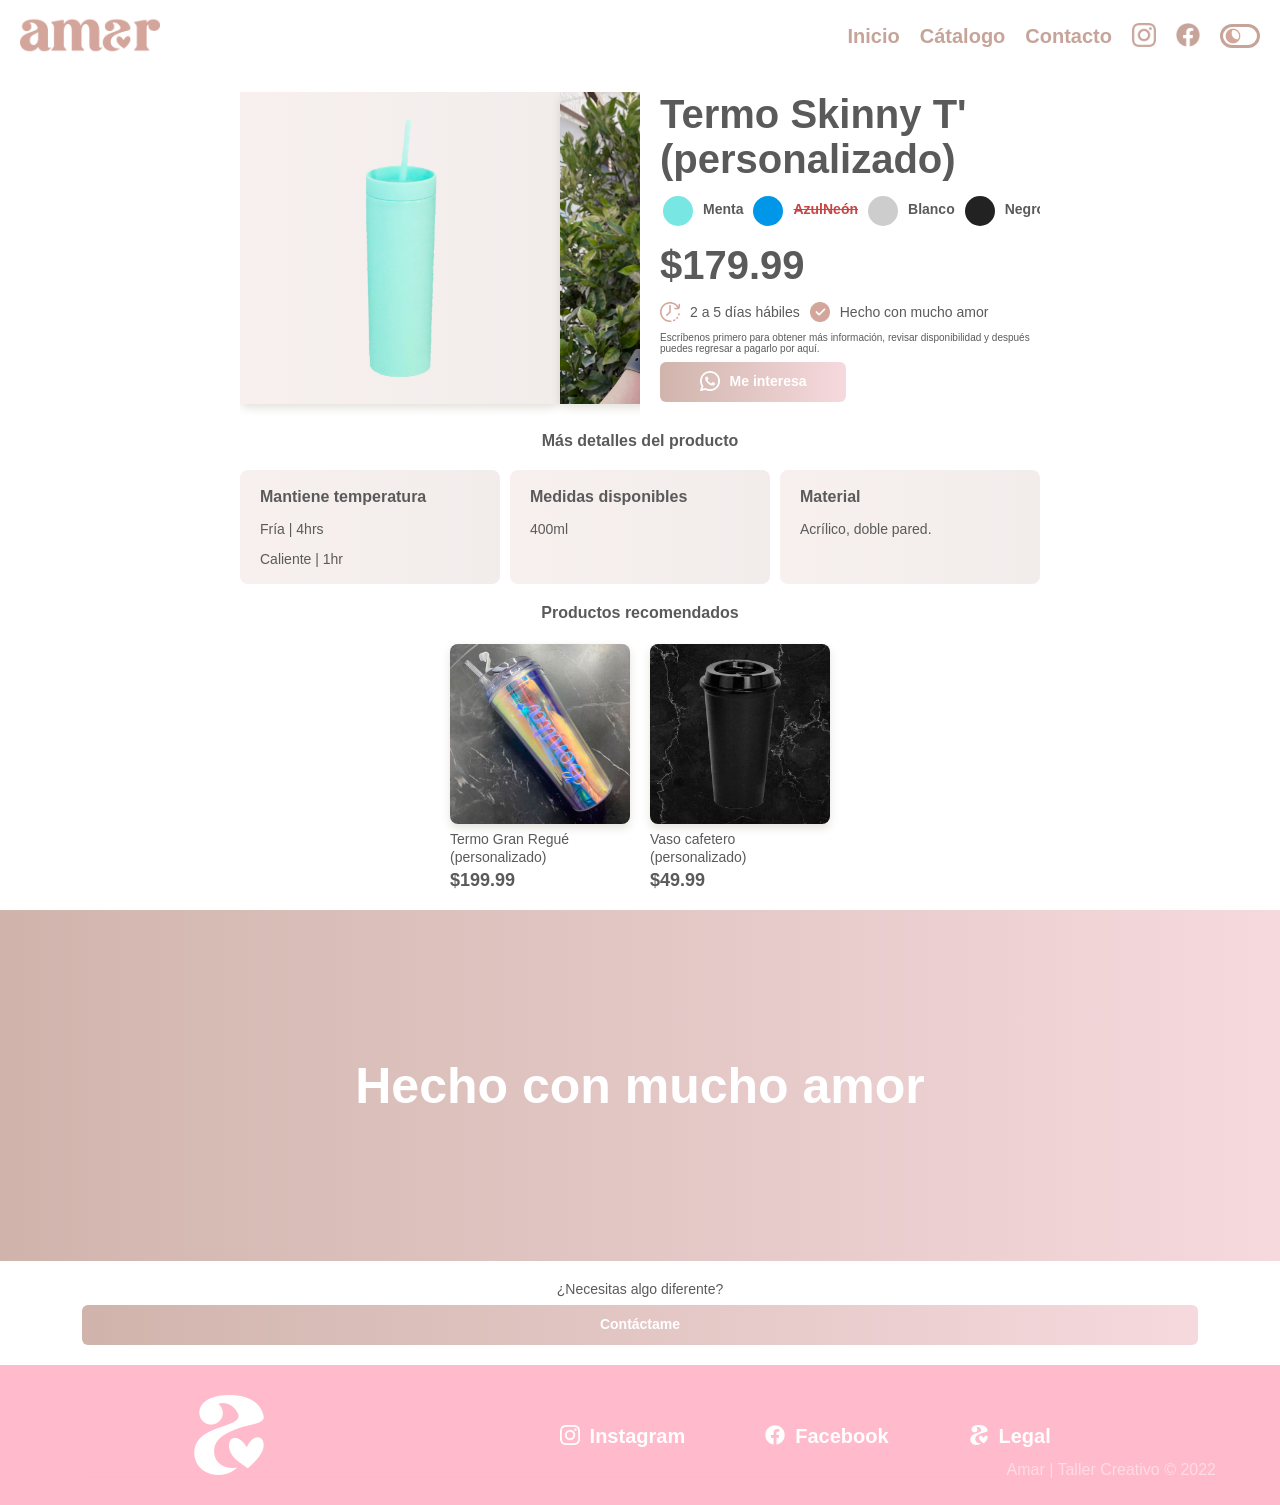
<file: catalogo/P002.html>
<!DOCTYPE html>
<html lang="es">
<head>
    <meta charset="UTF-8">
    <meta http-equiv="X-UA-Compatible" content="IE=edge">
    <meta name="viewport" content="width=device-width, initial-scale=1.0">
    <meta name="audience" content="all">
    <meta name="robots" content="index, all, follow">
    <title>Termo Skinny T' (personalizado) | Amar </title>
    <meta name="description" content="¡Podemos personalizar tu producto favorito!">
    <meta name="keywords" content="Amar Taller Creativo">
    <!-- share image -->
    <meta property="og:title" content="Termo personalizado (710ml)">
    <meta property="og:image" content="https://i.ibb.co/dbCSgpH/Termo-Gran-Regu-personalizado.png?raw=true">
    <meta property="og:description" content="¡Podemos personalizar tu producto favorito!">
    <meta property="og:url" content="amartallercreativo.com">
    <meta property='og:image:width' content='1200' />
    <meta property='og:image:height' content='630' />
    <meta property="og:type" content="website">
    <!-- end share image -->
    <link rel="shortcut icon" href="../assets/amar_favicon_32px.png" type="image/x-icon">
    <link rel="stylesheet" href="../css/item.css">
    <link rel="apple-touch-icon" href="../assets/share-images/share-imageP001.png">
</head>
<body>
    <header class="header-container" id="mobile-home">
        <nav class="nav-container">
            <div class="nav-full">
                <a href="../">
                    <img src="../assets/amar_logo_320px.png" alt="AmarLogo">
                </a>

                <div class="right-nav">
                    <div>
                        <div class="nav-links-container">
                            <ul class="nav-links">
                                <li><a href="../">Inicio</a></li>
                                <li><a href="./elegir">Cátalogo</a></li>
                                <li><a href="../contacto">Contacto</a></li>
                            </ul>
                            <div class="nav-social-media">
                                <a target="_blank" rel="noreferrer" href="https://www.instagram.com/amar.tallercreativo/"><img src="../assets/IG-glyph-logo.png" alt="enlace a Instagram"></a>
                                <a target="_blank" rel="noreferrer" href="https://www.facebook.com/100088203310122"><img src="../assets/f_logo_RGB.png" alt="enlace a Facebook"></a>
        
                            </div>
                        </div>
                        <div class="menu-button">
                            <div class="menu-button-burger"></div>
                        </div>
                    </div>


                    <div class="theme-selector">
                        <div class="container-theme-selector">
                            <img id="theme-img" class="theme-img" src="../assets/theme.png" alt="">
                        </div>
                    </div>
                </div>
            </div>

            
            <div class="munu-mobile-container">
                <div class="menu-mobile-background">
                    <div class="menu-mobile-links">
                        <ul class="links-mobile">
                            <li><a class="mobile-inicio" href="../">Inicio</a></li>
                            <li><a href="./elegir">Cátalogo</a></li>
                            <li><a href="../contacto">Contacto</a></li>
                            <li><a href="../politicas/legal">Legal</a></li>
                         </ul>
                         <div class="menu-mobile-social-media">
                            <a target="_blank" rel="noreferrer" href="https://www.instagram.com/amar.tallercreativo/"><img src="../assets/IG-glyph-logo.png" alt="enlace a Instagram"></a>
                            <a target="_blank" rel="noreferrer" href="https://www.facebook.com/100088203310122"><img src="../assets/f_logo_RGB.png" alt="enlace a Facebook"></a>
                         </div>
                    </div>
                </div>
            </div>
        </nav>
    </header>

    <main class="main-container">

        <!-- <section class="choice-item">
            <div class="choice-product img-product">
                <div class="background-product">
                    <a href="#"> <span></span> Anterior</a>
                </div>
            </div>

            <div class="choice-service img-service">
                <div class="background-product">
                    <a href="#">Siguiente <span></span> </a>
                </div>
            </div>
        </section> -->

        <section class="product">
            <div class="visual-product">
                <div>
                    <!-- <img src="../assets/product-images/thumbnail/001.jpg" alt=""> -->
                    <section class="product-container--slider">

                        <article class="product-container-card">
                            <div class="dinamic-image product-info-container">
                                <img class="product1" src="../assets/product-images/thumbnail/products/P002/P002_menta.png" alt="">
                                <img class="product2" src="../assets/product-images/thumbnail/products/P002/P002_azulneon.png" alt="">
                                <img class="product3" src="../assets/product-images/thumbnail/products/P002/P002_blanco.png" alt="">
                                <img class="product4" src="../assets/product-images/thumbnail/products/P002/P002_negro.png" alt="">
                                <img class="product5" src="../assets/product-images/thumbnail/products/P002/P002_lila.png" alt="">
                                <img class="product6" src="../assets/product-images/thumbnail/products/P002/P002_morado.png" alt="">
                                <img class="product7" src="../assets/product-images/thumbnail/products/P002/P002_magentaneon.png" alt="">
                                <img class="product8" src="../assets/product-images/thumbnail/products/P002/P002_rosaneon.png" alt="">
                                <img class="product9" src="../assets/product-images/thumbnail/products/P002/P002_rosapastel.png" alt="">
                            </div>
                        </article>

                        <article class="product-container-card">
                            <div class="product-info-container">
                                <img src="../assets/product-images/thumbnail/products/P002/P002_1.jpg" alt="">
                            </div>
                        </article>

                        <article class="product-container-card">
                            <div class="product-info-container">
                                <img src="../assets/product-images/thumbnail/products/P002/P002_2.jpg" alt="">
                            </div>
                        </article>

                        <article class="product-container-card">
                            <div class="product-info-container">
                                <img src="../assets/product-images/thumbnail/products/P002/P002_3.jpg" alt="">
                            </div>
                        </article>

                        <article class="product-container-card">
                            <div class="product-info-container">
                                <img src="../assets/product-images/thumbnail/products/P002/P002_4.jpg" alt="">
                            </div>
                        </article>

                        <article class="product-container-card">
                            <div class="product-info-container">
                                <img src="../assets/product-images/thumbnail/products/P002/P002_5.jpg" alt="">
                            </div>
                        </article>
            
                    </section>
                </div>
            </div>
            <div class="details-product">
                <div class="details-product2">
                    <h1>Termo Skinny T' (personalizado)</h1>
                    <section class="color-container--slider">

                        <div class="color-container-card">
                            <a class="color-data select1">
                                <img src="../assets/color_images/menta001.png" alt="">
                                <div class="name-date">
                                    <span>Menta</span>
                                </div>
                            </a>
                        </div>

                        <div class="color-container-card">
                            <a class="color-data select2">
                                <img src="../assets/color_images/azulneon001.png" alt="">
                                <div class="name-date">
                                    <span id="out-of-stock">AzulNeón</span>
                                </div>
                            </a>
                        </div>

                        <div class="color-container-card">
                            <a class="color-data select3">
                                <img src="../assets/color_images/blanco001.png" alt="">
                                <div class="name-date">
                                    <span>Blanco</span>
                                </div>
                            </a>
                        </div>

                        <div class="color-container-card">
                            <a class="color-data select4">
                                <img src="../assets/color_images/negro001.png" alt="">
                                <div class="name-date">
                                    <span>Negro</span>
                                </div>
                            </a>
                        </div>

                        <div class="color-container-card">
                            <a class="color-data select5">
                                <img src="../assets/color_images/lila001.png" alt="">
                                <div class="name-date">
                                    <span>Lila</span>
                                </div>
                            </a>
                        </div>

                        <div class="color-container-card">
                            <a class="color-data select6">
                                <img src="../assets/color_images/morado001.png" alt="">
                                <div class="name-date">
                                    <span>Morado</span>
                                </div>
                            </a>
                        </div>

                        <div class="color-container-card">
                            <a class="color-data select7">
                                <img src="../assets/color_images/magentaneon001.png" alt="">
                                <div class="name-date">
                                    <span id="out-of-stock">MagentaNeón</span>
                                </div>
                            </a>
                        </div>

                        <div class="color-container-card">
                            <a class="color-data select8">
                                <img src="../assets/color_images/rosaneon001.png" alt="">
                                <div class="name-date">
                                    <span id="out-of-stock">RosaNeón</span>
                                </div>
                            </a>
                        </div>

                        <div class="color-container-card">
                            <a class="color-data select9">
                                <img src="../assets/color_images/rosapastel001.png" alt="">
                                <div class="name-date">
                                    <span>RosaPastel</span>
                                </div>
                            </a>
                        </div>
            
                    </section>
                    <div class="bottom-details">
                        <div class="featured-product-price">
                            <span>$179.99</span>
                            <!-- <span>$399.00</span> -->
                        </div>
                        <div class="ckeck-product">
                            <div class="time-icon">
                                <span class="timeIcon"></span><span>2 a 5 días hábiles</span>
                            </div>
                            <div class="valid-icon">
                                <span class="validIcon"></span><span>Hecho con mucho amor</span>
                            </div>
                        </div>
                        <p>Escríbenos primero para obtener más información, revisar disponibilidad y después puedes regresar a pagarlo por aquí.</p>
                        <div class="button-product">
                            <a class="whatsapp-button" href="https://bit.ly/amarP001"> <span></span> Me interesa</a>
                            <!-- <a rel="noreferrer" class="payment-button payment1" href="https://mpago.la/1zPAyko"> <span></span> Pagarlo</a>
                            <a rel="noreferrer" class="payment-button payment2" href="#">Agotado</a>
                            <a rel="noreferrer" class="payment-button payment3" href="https://mpago.la/1XbuWcY"> <span></span> Pagarlo</a>
                            <a rel="noreferrer" class="payment-button payment4" href="https://mpago.la/11sTxTp"> <span></span> Pagarlo</a>
                            <a rel="noreferrer" class="payment-button payment5" href="https://mpago.la/2vhFXpV"> <span></span> Pagarlo</a>
                            <a rel="noreferrer" class="payment-button payment6" href="https://mpago.la/1HvRqY1"> <span></span> Pagarlo</a>
                            <a rel="noreferrer" class="payment-button payment7" href="#">Agotado</a>
                            <a rel="noreferrer" class="payment-button payment8" href="#">Agotado</a>
                            <a rel="noreferrer" class="payment-button payment9" href="https://mpago.la/1scwNSM"> <span></span> Pagarlo</a> -->
                        </div>
                    </div>
                </div>
            </div>
        </section>

        <section class="title-featured-slider">
            <h3>Más detalles del producto</h3>
        </section>
        <section class="more-product-details">
            <div class="more-product-detail">
                <h3>Mantiene temperatura</h3>
                <p>Fría | 4hrs</p>
                <p>Caliente | 1hr</p>
            </div>
            <div class="more-product-detail">
                <h3>Medidas disponibles</h3>
                <p>400ml</p>
            </div>
            <div class="more-product-detail">
                <h3>Material</h3>
                <p>Acrílico, doble pared.</p>
            </div>

        </section>

        <section class="title-featured-slider">
            <h3>Productos recomendados</h3>
        </section>
        <section class="plans-container--slider">

            <article class="plans-container-card">
                <a href="./P001">
                    <div class="plan-info-container">
                        <img src="../assets/product-images/thumbnail/products/P001/P001_4.jpg" alt="">
                        <h3 class="plan-card-title plan-card-title-white">Termo Gran Regué (personalizado)</h3>
                        <div class="small-product-price">
                            <span>$199.99</span>
                            <!-- <span>$499.00</span> -->
                        </div>
                    </div>
                </a>
            </article>

            <article class="plans-container-card">
                <a href="./P003">
                    <div class="plan-info-container">
                        <img src="../assets/product-images/thumbnail/products/P003/P003_small.jpg" alt="">
                        <h3 class="plan-card-title plan-card-title-white">Vaso cafetero (personalizado)</h3>
                        <div class="small-product-price">
                            <span>$49.99</span>
                            <!-- <span>$499.00</span> -->
                        </div>
                    </div>
                </a>
            </article>

        </section>

        <section class="madewithlove-container">
            <p><span></span>Hecho con mucho amor<span></span></p>
        </section>

        <section class="more-details-container">
            <div>
                <span>¿Necesitas algo diferente?</span>
                <a class="button-b2" href="">Contáctame</a>
            </div>
        </section>

    </main>

    <footer class="footer-container">
        <div class="footer-area">
            <div class="footer-background">
                <div class="footer-links">
                    <a href="./">
                        <img src="../assets/a_logo_320px.png" alt="Amar">
                    </a>
                    <div class="footer-info">
                        <ul class="footer-social-media">
                            <li><a target="_blank" rel="noreferrer" href="https://www.instagram.com/amar.tallercreativo/"><span></span>Instagram</a></li>
                            <li><a target="_blank" rel="noreferrer" href="https://www.facebook.com/100088203310122"><span></span>Facebook</a></li>
                            <li><a href="../politicas/legal"><span></span>Legal</a></li>
                        </ul>
                    </div>
                </div>
                <div>
                    <h3>Amar | Taller Creativo © 2022</h3>
                </div>
            </div>
        </div>
    </footer>

    <script src="../js/featured-products9.js"></script>
    <script src="../js/menu-mobile-icon.js"></script>
    <script src="../js/theme.js"></script>
</body>
</html>
</file>
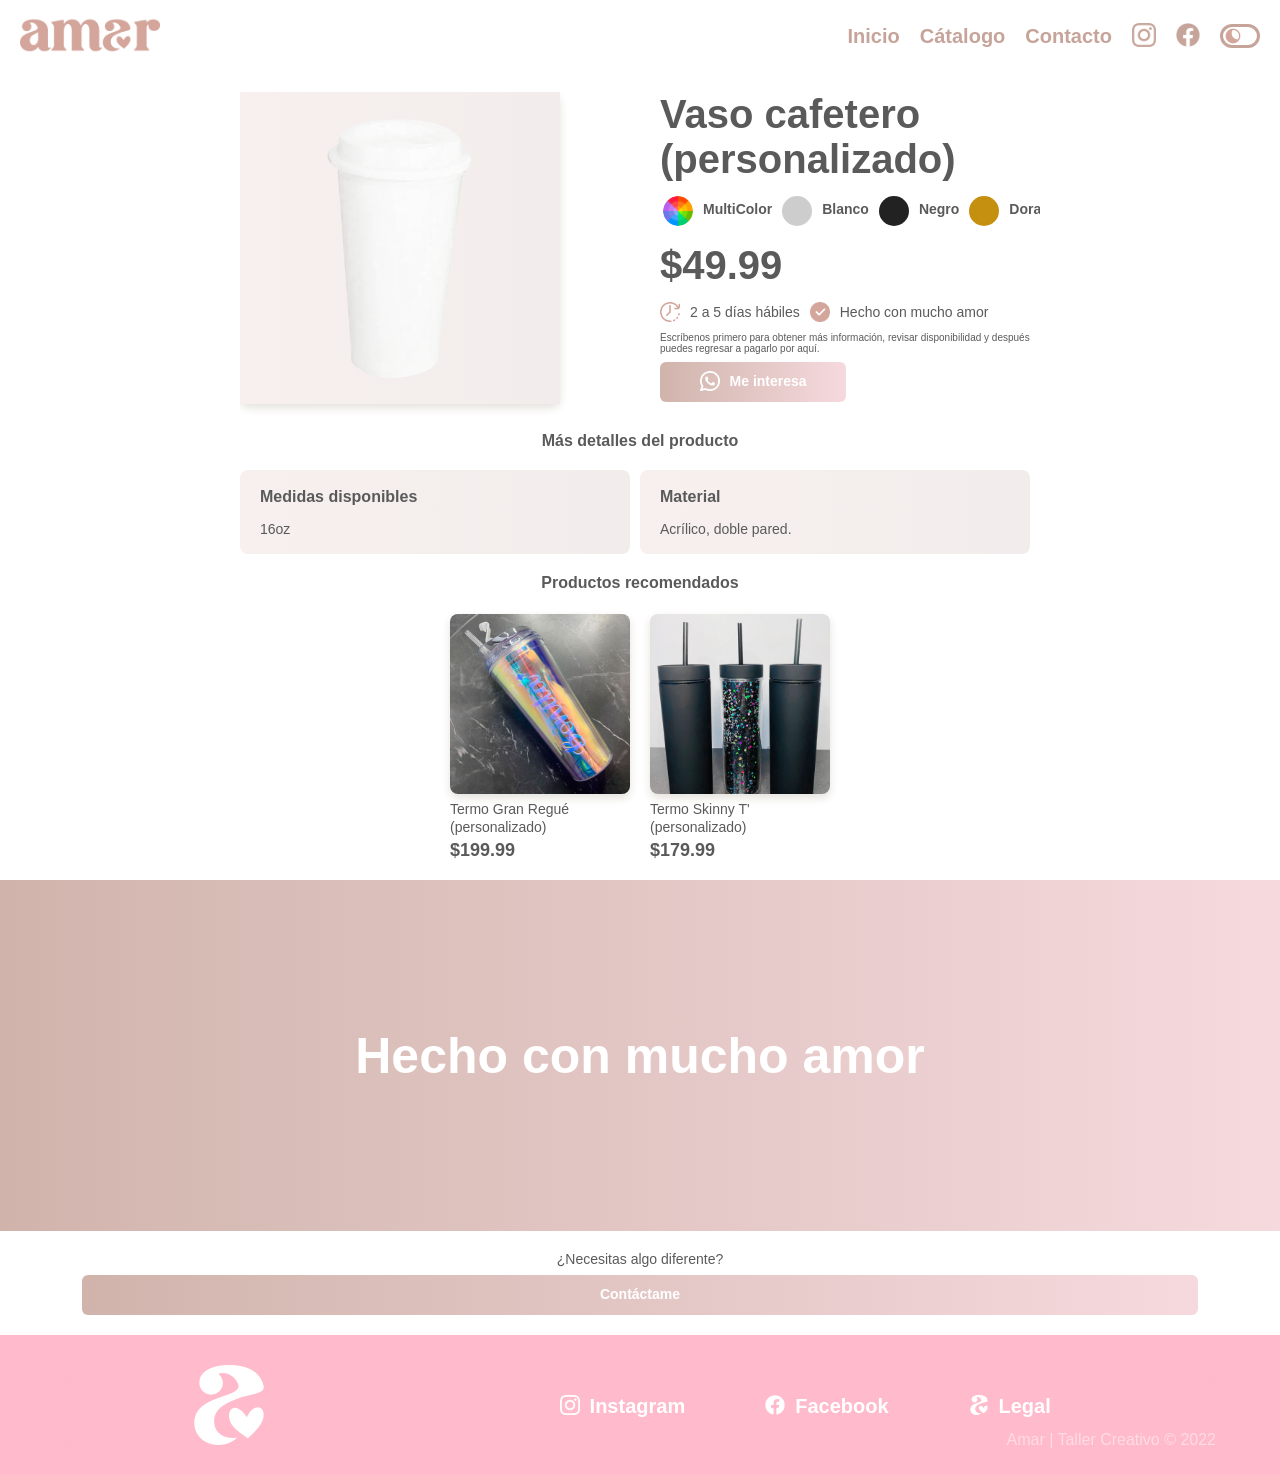
<file: catalogo/P003.html>
<!DOCTYPE html>
<html lang="es">
<head>
    <meta charset="UTF-8">
    <meta http-equiv="X-UA-Compatible" content="IE=edge">
    <meta name="viewport" content="width=device-width, initial-scale=1.0">
    <meta name="audience" content="all">
    <meta name="robots" content="index, all, follow">
    <title>Vaso cafetero (personalizado) | Amar </title>
    <meta name="description" content="¡Podemos personalizar tu producto favorito!">
    <meta name="keywords" content="Amar Taller Creativo">
    <!-- share image -->
    <meta property="og:title" content="Termo personalizado (710ml)">
    <meta property="og:image" content="https://i.ibb.co/dbCSgpH/Termo-Gran-Regu-personalizado.png?raw=true">
    <meta property="og:description" content="¡Podemos personalizar tu producto favorito!">
    <meta property="og:url" content="amartallercreativo.com">
    <meta property='og:image:width' content='1200' />
    <meta property='og:image:height' content='630' />
    <meta property="og:type" content="website">
    <!-- end share image -->
    <link rel="shortcut icon" href="../assets/amar_favicon_32px.png" type="image/x-icon">
    <link rel="stylesheet" href="../css/item.css">
    <link rel="apple-touch-icon" href="../assets/share-images/share-imageP001.png">
</head>
<body>
    <header class="header-container" id="mobile-home">
        <nav class="nav-container">
            <div class="nav-full">
                <a href="../">
                    <img src="../assets/amar_logo_320px.png" alt="AmarLogo">
                </a>

                <div class="right-nav">
                    <div>
                        <div class="nav-links-container">
                            <ul class="nav-links">
                                <li><a href="../">Inicio</a></li>
                                <li><a href="./elegir">Cátalogo</a></li>
                                <li><a href="../contacto">Contacto</a></li>
                            </ul>
                            <div class="nav-social-media">
                                <a target="_blank" rel="noreferrer" href="https://www.instagram.com/amar.tallercreativo/"><img src="../assets/IG-glyph-logo.png" alt="enlace a Instagram"></a>
                                <a target="_blank" rel="noreferrer" href="https://www.facebook.com/100088203310122"><img src="../assets/f_logo_RGB.png" alt="enlace a Facebook"></a>
        
                            </div>
                        </div>
                        <div class="menu-button">
                            <div class="menu-button-burger"></div>
                        </div>
                    </div>


                    <div class="theme-selector">
                        <div class="container-theme-selector">
                            <img id="theme-img" class="theme-img" src="../assets/theme.png" alt="">
                        </div>
                    </div>
                </div>
            </div>

            
            <div class="munu-mobile-container">
                <div class="menu-mobile-background">
                    <div class="menu-mobile-links">
                        <ul class="links-mobile">
                            <li><a class="mobile-inicio" href="../">Inicio</a></li>
                            <li><a href="./elegir">Cátalogo</a></li>
                            <li><a href="../contacto">Contacto</a></li>
                            <li><a href="../politicas/legal">Legal</a></li>
                         </ul>
                         <div class="menu-mobile-social-media">
                            <a target="_blank" rel="noreferrer" href="https://www.instagram.com/amar.tallercreativo/"><img src="../assets/IG-glyph-logo.png" alt="enlace a Instagram"></a>
                            <a target="_blank" rel="noreferrer" href="https://www.facebook.com/100088203310122"><img src="../assets/f_logo_RGB.png" alt="enlace a Facebook"></a>
                         </div>
                    </div>
                </div>
            </div>
        </nav>
    </header>

    <main class="main-container">

        <!-- <section class="choice-item">
            <div class="choice-product img-product">
                <div class="background-product">
                    <a href="#"> <span></span> Anterior</a>
                </div>
            </div>

            <div class="choice-service img-service">
                <div class="background-product">
                    <a href="#">Siguiente <span></span> </a>
                </div>
            </div>
        </section> -->

        <section class="product">
            <div class="visual-product">
                <div>
                    <section class="product-container--slider">

                        <article class="product-container-card">
                            <div class="dinamic-image product-info-container">
                                <img class="product1" src="../assets/product-images/thumbnail/products/P003/P003_blanco.png" alt="">
                                <img class="product2" src="../assets/product-images/thumbnail/products/P003/P003_negro.png" alt="">
                                <img class="product3" src="../assets/product-images/thumbnail/products/P003/P003_dorado.png" alt="">
                                <img class="product4" src="../assets/product-images/thumbnail/products/P003/P003_rojo.png" alt="">
                            </div>
                        </article>

                        <!-- <article class="product-container-card">
                            <div class="product-info-container">
                                <img src="../assets/product-images/thumbnail/products/P002/P002_1.jpg" alt="">
                            </div>
                        </article> -->
            
                    </section>
                </div>
            </div>
            <div class="details-product">
                <div class="details-product2">
                    <h1>Vaso cafetero (personalizado)</h1>
                    <section class="color-container--slider">

                        <div class="color-container-card">
                            <a class="color-data">
                                <img src="../assets/color_images/colorful.png" alt="">
                                <div class="name-date">
                                    <span>MultiColor</span>
                                </div>
                            </a>
                        </div>

                        <div class="color-container-card">
                            <a class="color-data select1">
                                <img src="../assets/color_images/blanco001.png" alt="">
                                <div class="name-date">
                                    <span>Blanco</span>
                                </div>
                            </a>
                        </div>

                        <div class="color-container-card">
                            <a class="color-data select2">
                                <img src="../assets/color_images/negro001.png" alt="">
                                <div class="name-date">
                                    <span>Negro</span>
                                </div>
                            </a>
                        </div>

                        <div class="color-container-card">
                            <a class="color-data select3">
                                <img src="../assets/color_images/dorado001.png" alt="">
                                <div class="name-date">
                                    <span>Dorado</span>
                                </div>
                            </a>
                        </div>

                        <div class="color-container-card">
                            <a class="color-data select4">
                                <img src="../assets/color_images/rojo001.png" alt="">
                                <div class="name-date">
                                    <span>Rojo</span>
                                </div>
                            </a>
                        </div>
            
                    </section>
                    <div class="bottom-details">
                        <div class="featured-product-price">
                            <span>$49.99</span>
                            <!-- <span>$399.00</span> -->
                        </div>
                        <div class="ckeck-product">
                            <div class="time-icon">
                                <span class="timeIcon"></span><span>2 a 5 días hábiles</span>
                            </div>
                            <div class="valid-icon">
                                <span class="validIcon"></span><span>Hecho con mucho amor</span>
                            </div>
                        </div>
                        <p>Escríbenos primero para obtener más información, revisar disponibilidad y después puedes regresar a pagarlo por aquí.</p>
                        <div class="button-product">
                            <a class="whatsapp-button" href="https://bit.ly/amarP001"> <span></span> Me interesa</a>
                            <!-- <a rel="noreferrer" class="payment-button payment1" href="https://mpago.la/2iUc4FG"> <span></span> Pagarlo</a>
                            <a rel="noreferrer" class="payment-button payment2" href="https://mpago.la/2f78C6v"> <span></span> Pagarlo</a>
                            <a rel="noreferrer" class="payment-button payment3" href="https://mpago.la/1cfNeiF"> <span></span> Pagarlo</a>
                            <a rel="noreferrer" class="payment-button payment4" href="https://mpago.la/1R2gTPu"> <span></span> Pagarlo</a> -->
                        </div>
                    </div>
                </div>
            </div>
        </section>

        <section class="title-featured-slider">
            <h3>Más detalles del producto</h3>
        </section>
        <section class="more-product-details">
            <!-- <div class="more-product-detail">
                <h3>Mantiene temperatura</h3>
                <p>Fría | 4hrs</p>
                <p>Caliente | 1hr</p>
            </div> -->
            <div class="more-product-detail">
                <h3>Medidas disponibles</h3>
                <p>16oz</p>
            </div>
            <div class="more-product-detail">
                <h3>Material</h3>
                <p>Acrílico, doble pared.</p>
            </div>

        </section>

        <section class="title-featured-slider">
            <h3>Productos recomendados</h3>
        </section>
        <section class="plans-container--slider">

            <article class="plans-container-card">
                <a href="./P001">
                    <div class="plan-info-container">
                        <img src="../assets/product-images/thumbnail/products/P001/P001_4.jpg" alt="">
                        <h3 class="plan-card-title plan-card-title-white">Termo Gran Regué (personalizado)</h3>
                        <div class="small-product-price">
                            <span>$199.99</span>
                            <!-- <span>$499.00</span> -->
                        </div>
                    </div>
                </a>
            </article>

            <article class="plans-container-card">
                <a href="./P002">
                    <div class="plan-info-container">
                        <img src="../assets/product-images/thumbnail/products/P002/P002_5.jpg" alt="">
                        <h3 class="plan-card-title plan-card-title-white">Termo Skinny T' (personalizado)</h3>
                        <div class="small-product-price">
                            <span>$179.99</span>
                            <!-- <span>$499.00</span> -->
                        </div>
                    </div>
                </a>
            </article>

        </section>

        <section class="madewithlove-container">
            <p><span></span>Hecho con mucho amor<span></span></p>
        </section>

        <section class="more-details-container">
            <div>
                <span>¿Necesitas algo diferente?</span>
                <a class="button-b2" href="">Contáctame</a>
            </div>
        </section>

    </main>

    <footer class="footer-container">
        <div class="footer-area">
            <div class="footer-background">
                <div class="footer-links">
                    <a href="./">
                        <img src="../assets/a_logo_320px.png" alt="Amar">
                    </a>
                    <div class="footer-info">
                        <ul class="footer-social-media">
                            <li><a target="_blank" rel="noreferrer" href="https://www.instagram.com/amar.tallercreativo/"><span></span>Instagram</a></li>
                            <li><a target="_blank" rel="noreferrer" href="https://www.facebook.com/100088203310122"><span></span>Facebook</a></li>
                            <li><a href="../politicas/legal"><span></span>Legal</a></li>
                        </ul>
                    </div>
                </div>
                <div>
                    <h3>Amar | Taller Creativo © 2022</h3>
                </div>
            </div>
        </div>
    </footer>

    <script src="../js/featured-products4.js"></script>
    <script src="../js/menu-mobile-icon.js"></script>
    <script src="../js/theme.js"></script>
</body>
</html>
</file>
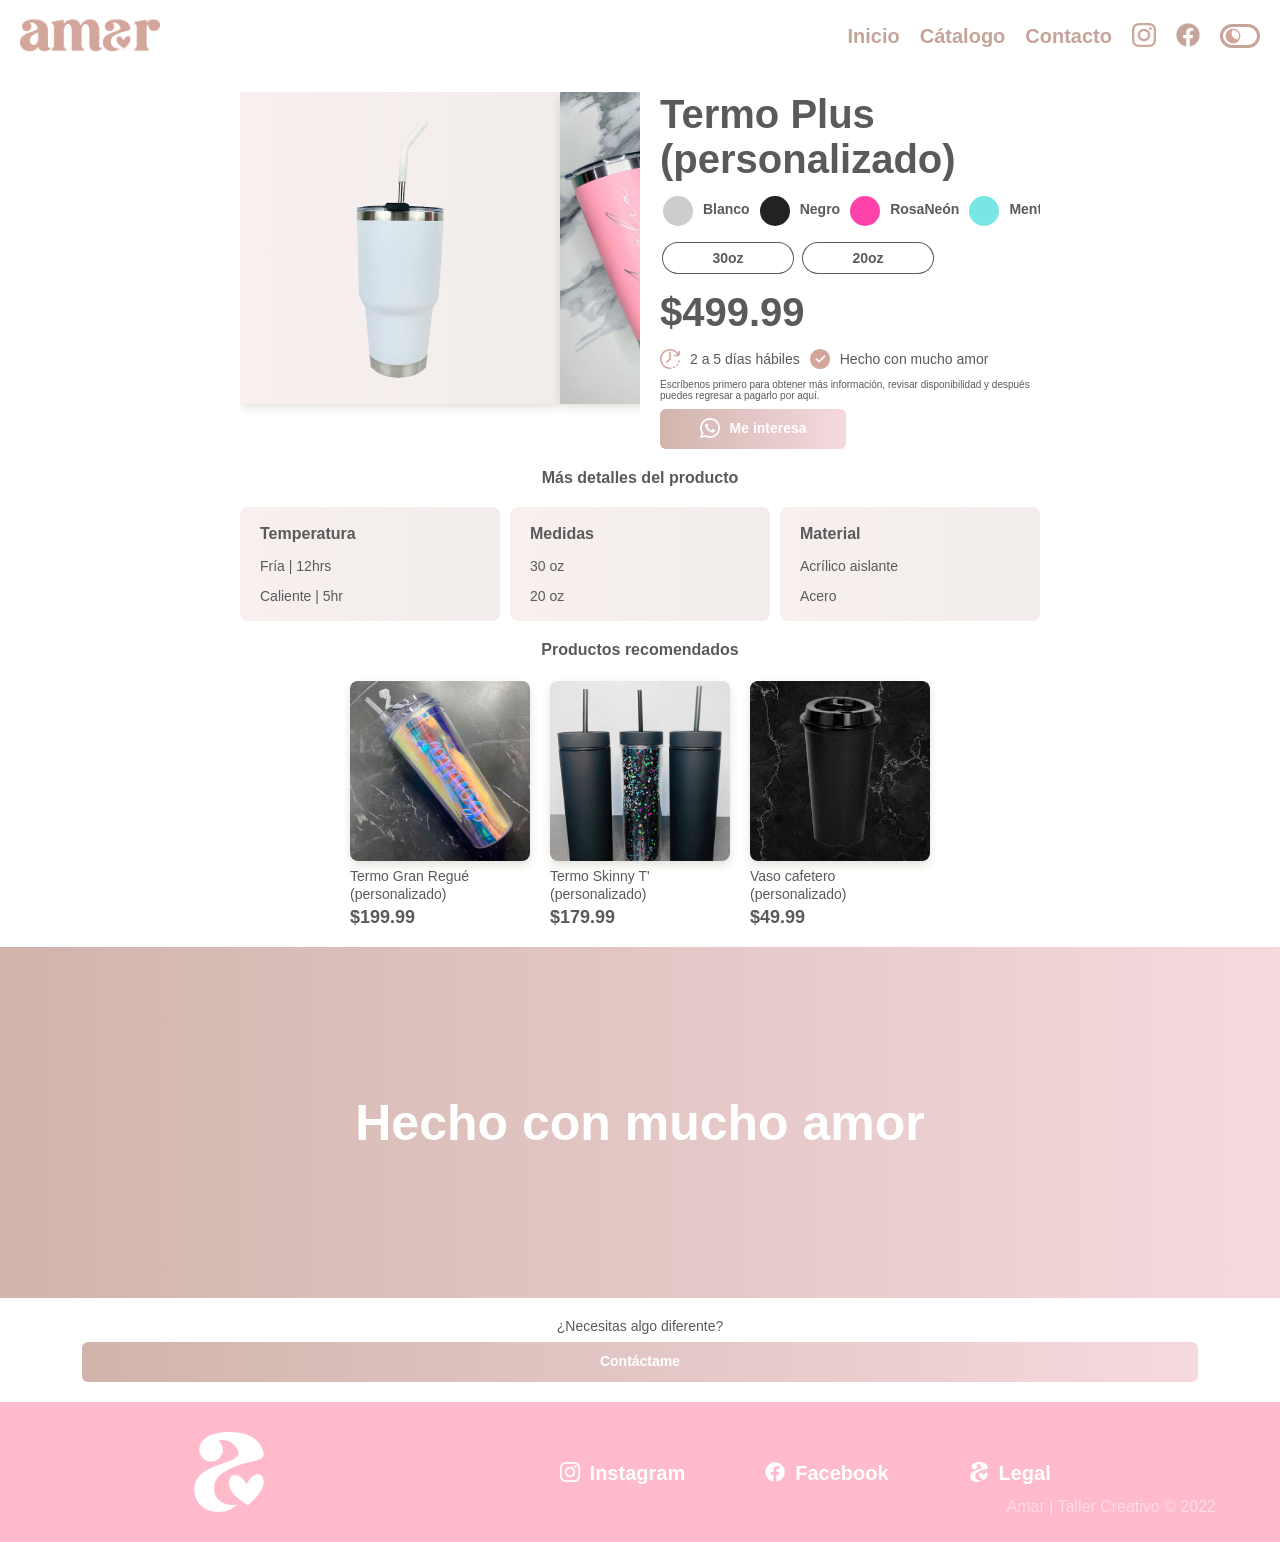
<file: catalogo/P004.html>
<!DOCTYPE html>
<html lang="es">
<head>
    <meta charset="UTF-8">
    <meta http-equiv="X-UA-Compatible" content="IE=edge">
    <meta name="viewport" content="width=device-width, initial-scale=1.0">
    <meta name="audience" content="all">
    <meta name="robots" content="index, all, follow">
    <title>Termo Plus (personalizado) | Amar </title>
    <meta name="description" content="¡Podemos personalizar tu producto favorito!">
    <meta name="keywords" content="Amar Taller Creativo">
    <!-- share image -->
    <meta property="og:title" content="Termo personalizado (710ml)">
    <meta property="og:image" content="https://i.ibb.co/dbCSgpH/Termo-Gran-Regu-personalizado.png?raw=true">
    <meta property="og:description" content="¡Podemos personalizar tu producto favorito!">
    <meta property="og:url" content="amartallercreativo.com">
    <meta property='og:image:width' content='1200' />
    <meta property='og:image:height' content='630' />
    <meta property="og:type" content="website">
    <!-- end share image -->
    <link rel="shortcut icon" href="../assets/amar_favicon_32px.png" type="image/x-icon">
    <link rel="stylesheet" href="../css/item.css">
    <link rel="apple-touch-icon" href="../assets/share-images/share-imageP001.png">
</head>
<body>
    <header class="header-container" id="mobile-home">
        <nav class="nav-container">
            <div class="nav-full">
                <a href="../">
                    <img src="../assets/amar_logo_320px.png" alt="AmarLogo">
                </a>

                <div class="right-nav">
                    <div>
                        <div class="nav-links-container">
                            <ul class="nav-links">
                                <li><a href="../">Inicio</a></li>
                                <li><a href="./elegir">Cátalogo</a></li>
                                <li><a href="../contacto">Contacto</a></li>
                            </ul>
                            <div class="nav-social-media">
                                <a target="_blank" rel="noreferrer" href="https://www.instagram.com/amar.tallercreativo/"><img src="../assets/IG-glyph-logo.png" alt="enlace a Instagram"></a>
                                <a target="_blank" rel="noreferrer" href="https://www.facebook.com/100088203310122"><img src="../assets/f_logo_RGB.png" alt="enlace a Facebook"></a>
        
                            </div>
                        </div>
                        <div class="menu-button">
                            <div class="menu-button-burger"></div>
                        </div>
                    </div>


                    <div class="theme-selector">
                        <div class="container-theme-selector">
                            <img id="theme-img" class="theme-img" src="../assets/theme.png" alt="">
                        </div>
                    </div>
                </div>
            </div>

            
            <div class="munu-mobile-container">
                <div class="menu-mobile-background">
                    <div class="menu-mobile-links">
                        <ul class="links-mobile">
                            <li><a class="mobile-inicio" href="../">Inicio</a></li>
                            <li><a href="./elegir">Cátalogo</a></li>
                            <li><a href="../contacto">Contacto</a></li>
                            <li><a href="../politicas/legal">Legal</a></li>
                         </ul>
                         <div class="menu-mobile-social-media">
                            <a target="_blank" rel="noreferrer" href="https://www.instagram.com/amar.tallercreativo/"><img src="../assets/IG-glyph-logo.png" alt="enlace a Instagram"></a>
                            <a target="_blank" rel="noreferrer" href="https://www.facebook.com/100088203310122"><img src="../assets/f_logo_RGB.png" alt="enlace a Facebook"></a>
                         </div>
                    </div>
                </div>
            </div>
        </nav>
    </header>

    <main class="main-container">

        <!-- <section class="choice-item">
            <div class="choice-product img-product">
                <div class="background-product">
                    <a href="#"> <span></span> Anterior</a>
                </div>
            </div>

            <div class="choice-service img-service">
                <div class="background-product">
                    <a href="#">Siguiente <span></span> </a>
                </div>
            </div>
        </section> -->

        <section class="product">
            <div class="visual-product">
                <div>
                    <!-- <img src="../assets/product-images/thumbnail/001.jpg" alt=""> -->
                    <section class="product-container--slider">

                        <div class="current-product1">
                            <article class="product-container-card">
                                <div class="dinamic-image product-info-container">
                                    <img class="product1" src="../assets/product-images/thumbnail/products/P004/P004_blanco.png" alt="1">
                                    <img class="product2" src="../assets/product-images/thumbnail/products/P004/P004_negro.png" alt="2">
                                    <img class="product3" src="../assets/product-images/thumbnail/products/P004/P004_rosaneon.png" alt="3">
                                    <img class="product4" src="../assets/product-images/thumbnail/products/P004/P004_menta.png" alt="4">
                                    <img class="product5" src="../assets/product-images/thumbnail/products/P004/P004_azul.png" alt="5">
                                </div>
                            </article>
                        </div>

                        <div class="current-product2">
                            <article class="product-container-card">
                                <div class="dinamic-image product-info-container">
                                    <img class="product1_2" src="../assets/product-images/thumbnail/products/P004/P004_blanco2.png" alt="1">
                                    <img class="product2_2" src="../assets/product-images/thumbnail/products/P004/P004_negro2.png" alt="2">
                                    <img class="product3_2" src="../assets/product-images/thumbnail/products/P004/P004_rosaneon2.png" alt="3">
                                    <img class="product4_2" src="../assets/product-images/thumbnail/products/P004/P004_menta2.png" alt="4">
                                    <img class="product5_2" src="../assets/product-images/thumbnail/products/P004/P004_azul2.png" alt="5">
                                </div>
                            </article>
                        </div>

                        <article class="product-container-card">
                            <div class="product-info-container">
                                <img src="../assets/product-images/thumbnail/products/P004/P004_1.jpg" alt="P001-1">
                            </div>
                        </article>
            
                    </section>
                </div>
            </div>
            <div class="details-product">
                <div class="details-product2">
                    <h1>Termo Plus (personalizado)</h1>
                    

                    <div class="colors-slider1">
                        <section class="color-container--slider">

                            <div class="color-container-card">
                                <a class="color-data select1 select1_2">
                                    <img src="../assets/color_images/blanco001.png" alt="">
                                    <div class="name-date">
                                        <span>Blanco</span>
                                    </div>
                                </a>
                            </div>
    
                            <div class="color-container-card">
                                <a class="color-data select2 select2_2">
                                    <img src="../assets/color_images/negro001.png" alt="">
                                    <div class="name-date">
                                        <span>Negro</span>
                                    </div>
                                </a>
                            </div>
    
                            <div class="color-container-card">
                                <a class="color-data select3 select3_2">
                                    <img src="../assets/color_images/rosaneon001.png" alt="">
                                    <div class="name-date">
                                        <span>RosaNeón</span>
                                    </div>
                                </a>
                            </div>
    
                            <div class="color-container-card">
                                <a class="color-data select4 select4_2">
                                    <img src="../assets/color_images/menta001.png" alt="">
                                    <div class="name-date">
                                        <span>Menta</span>
                                    </div>
                                </a>
                            </div>
    
                            <div class="color-container-card">
                                <a class="color-data select5 select5_2">
                                    <img src="../assets/color_images/azul001.png" alt="">
                                    <div class="name-date">
                                        <span>Azul</span>
                                    </div>
                                </a>
                            </div>
                
                        </section>
                    </div>


                    <section class="color-container--slider">

                        <div class="size1">
                            <div class="size-container-card">
                                <a class="size-data">
                                    <div class="name-size">
                                        <span>30oz</span>
                                    </div>
                                </a>
                            </div>
                        </div>

                        <div class="size2">
                            <div class="size-container-card">
                                <a class="size-data">
                                    <div class="name-size">
                                        <span>20oz</span>
                                    </div>
                                </a>
                            </div>
                        </div>

                    </section>
                    <div class="bottom-details">
                        <div class="featured-product-price">
                            <span>$499.99</span>
                            <!-- <span>Precio no disponible</span> -->
                        </div>
                        <div class="ckeck-product">
                            <div class="time-icon">
                                <span class="timeIcon"></span><span>2 a 5 días hábiles</span>
                            </div>
                            <div class="valid-icon">
                                <span class="validIcon"></span><span>Hecho con mucho amor</span>
                            </div>
                        </div>
                        <p>Escríbenos primero para obtener más información, revisar disponibilidad y después puedes regresar a pagarlo por aquí.</p>

                        <div class="current-payment1">
                            <div class="button-product">
                                <a class="whatsapp-button" href="https://bit.ly/amarP001"> <span></span> Me interesa</a>
                                <!-- <a rel="noreferrer" class="payment-button payment1" href="#"> <span></span> Próximamente</a>
                                <a rel="noreferrer" class="payment-button payment2" href="#"> <span></span> Próximamente</a>
                                <a rel="noreferrer" class="payment-button payment3" href="#"> <span></span> Próximamente</a>
                                <a rel="noreferrer" class="payment-button payment4" href="#"> <span></span> Próximamente</a>
                                <a rel="noreferrer" class="payment-button payment5" href="#"> <span></span> Próximamente</a> -->
                            </div>
                        </div>

                        <div class="current-payment2">
                            <div class="button-product">
                                <a class="whatsapp-button" href="https://bit.ly/amarP001"> <span></span> Me interesa</a>
                                <!-- <a rel="noreferrer" class="payment-button payment1_2" href="#"> <span></span> Próximamente</a>
                                <a rel="noreferrer" class="payment-button payment2_2" href="#"> <span></span> Próximamente</a>
                                <a rel="noreferrer" class="payment-button payment3_2" href="#"> <span></span> Próximamente</a>
                                <a rel="noreferrer" class="payment-button payment4_2" href="#"> <span></span> Próximamente</a>
                                <a rel="noreferrer" class="payment-button payment5_2" href="#"> <span></span> Próximamente</a> -->
                            </div>
                        </div>
                        
                    </div>
                </div>
            </div>
        </section>

        <section class="title-featured-slider">
            <h3>Más detalles del producto</h3>
        </section>
        <section class="more-product-details">
            <div class="more-product-detail">
                <h3>Temperatura</h3>
                <p>Fría | 12hrs</p>
                <p>Caliente | 5hr</p>
            </div>
            <div class="more-product-detail">
                <h3>Medidas</h3>
                <p>30 oz</p>
                <p>20 oz</p>
            </div>
            <div class="more-product-detail">
                <h3>Material</h3>
                <p>Acrílico aislante</p>
                <p>Acero</p>
            </div>

        </section>

        <section class="title-featured-slider">
            <h3>Productos recomendados</h3>
        </section>
        <section class="plans-container--slider">

            <article class="plans-container-card">
                <a href="./P001">
                    <div class="plan-info-container">
                        <img src="../assets/product-images/thumbnail/products/P001/P001_4.jpg" alt="">
                        <h3 class="plan-card-title plan-card-title-white">Termo Gran Regué (personalizado)</h3>
                        <div class="small-product-price">
                            <span>$199.99</span>
                            <!-- <span>$499.00</span> -->
                        </div>
                    </div>
                </a>
            </article>

            <article class="plans-container-card">
                <a href="./P002">
                    <div class="plan-info-container">
                        <img src="../assets/product-images/thumbnail/products/P002/P002_5.jpg" alt="">
                        <h3 class="plan-card-title plan-card-title-white">Termo Skinny T' (personalizado)</h3>
                        <div class="small-product-price">
                            <span>$179.99</span>
                            <!-- <span>$499.00</span> -->
                        </div>
                    </div>
                </a>
            </article>

            <article class="plans-container-card">
                <a href="./P003">
                    <div class="plan-info-container">
                        <img src="../assets/product-images/thumbnail/products/P003/P003_small.jpg" alt="">
                        <h3 class="plan-card-title plan-card-title-white">Vaso cafetero (personalizado)</h3>
                        <div class="small-product-price">
                            <span>$49.99</span>
                            <!-- <span>$499.00</span> -->
                        </div>
                    </div>
                </a>
            </article>

        </section>

        <section class="madewithlove-container">
            <p><span></span>Hecho con mucho amor<span></span></p>
        </section>

        <section class="more-details-container">
            <div>
                <span>¿Necesitas algo diferente?</span>
                <a class="button-b2" href="">Contáctame</a>
            </div>
        </section>

    </main>

    <footer class="footer-container">
        <div class="footer-area">
            <div class="footer-background">
                <div class="footer-links">
                    <a href="./">
                        <img src="../assets/a_logo_320px.png" alt="Amar">
                    </a>
                    <div class="footer-info">
                        <ul class="footer-social-media">
                            <li><a target="_blank" rel="noreferrer" href="https://www.instagram.com/amar.tallercreativo/"><span></span>Instagram</a></li>
                            <li><a target="_blank" rel="noreferrer" href="https://www.facebook.com/100088203310122"><span></span>Facebook</a></li>
                            <li><a href="../politicas/legal"><span></span>Legal</a></li>
                        </ul>
                    </div>
                </div>
                <div>
                    <h3>Amar | Taller Creativo © 2022</h3>
                </div>
            </div>
        </div>
    </footer>

    <script src="../js/featured-products5.js"></script>
    <script src="../js/featured-products5_2.js"></script>
    <script src="../js/size-products2.js"></script>
    <script src="../js/menu-mobile-icon.js"></script>
    <script src="../js/theme.js"></script>
</body>
</html>
</file>
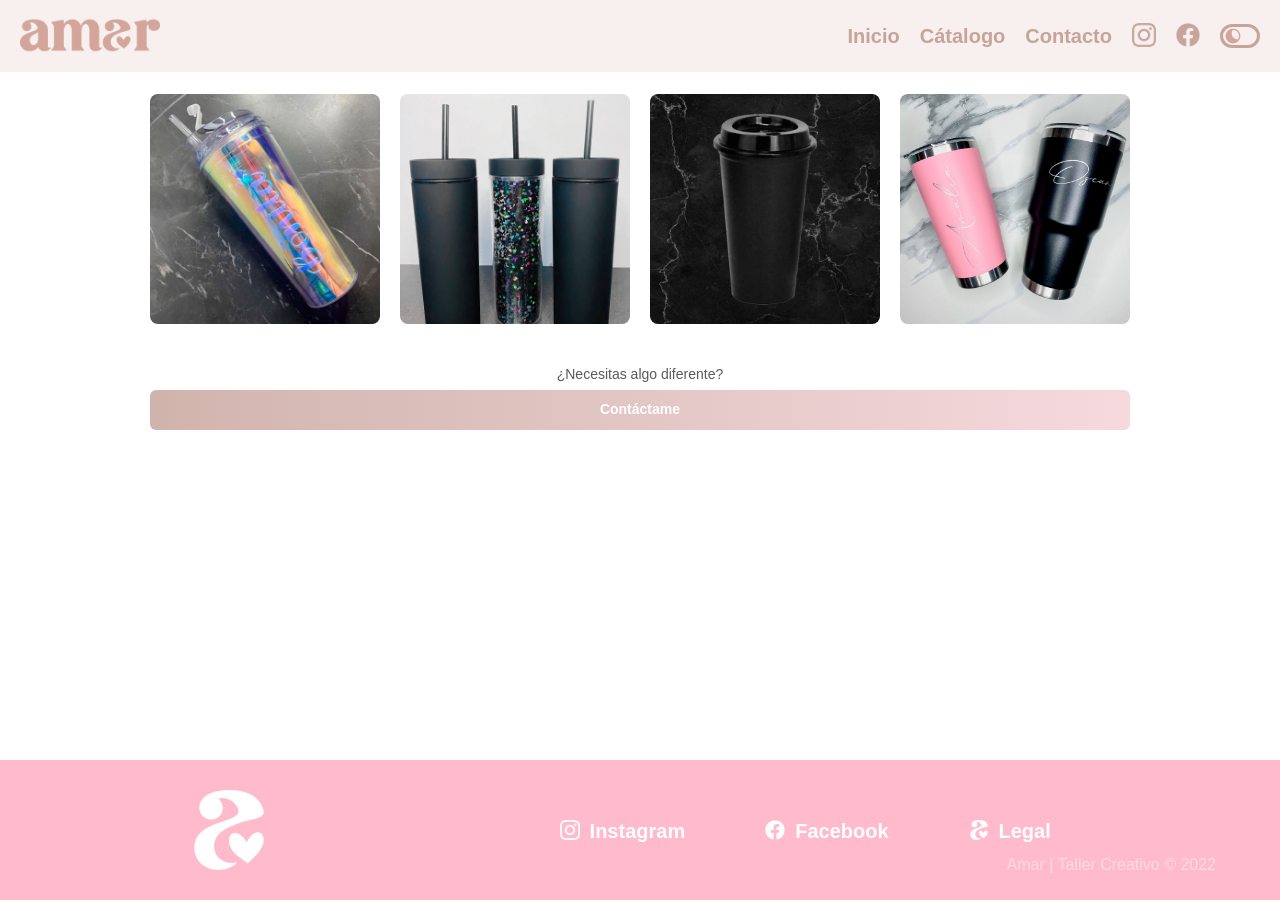
<file: catalogo/productos.html>
<!DOCTYPE html>
<html lang="es">
<head>
    <meta charset="UTF-8">
    <meta http-equiv="X-UA-Compatible" content="IE=edge">
    <meta name="viewport" content="width=device-width, initial-scale=1.0">
    <meta name="audience" content="all">
    <meta name="robots" content="index, all, follow">
    <title>Productos | Amar </title>
    <meta name="description" content="Somos un Taller Creativo con la única pasión de plasmar el arte de nuestros clientes en sus productos favoritos. Contactanos y cotiza ahora sin compromiso.">
    <meta name="keywords" content="Amar Taller Creativo">
    <link rel="shortcut icon" href="../assets/amar_favicon_32px.png" type="image/x-icon">
    <link rel="stylesheet" href="../css/catalogo.css">
    <link rel="apple-touch-icon" href="../assets/amar320px.png">
</head>
<body>
    <header class="header-container" id="mobile-home">
        <nav class="nav-container">
            <div class="nav-full">
                <a href="../">
                    <img src="../assets/amar_logo_320px.png" alt="AmarLogo">
                </a>

                <div class="right-nav">
                    <div>
                        <div class="nav-links-container">
                            <ul class="nav-links">
                                <li><a href="../">Inicio</a></li>
                                <li><a href="./elegir">Cátalogo</a></li>
                                <li><a href="../contacto">Contacto</a></li>
                            </ul>
                            <div class="nav-social-media">
                                <a target="_blank" rel="noreferrer" href="https://www.instagram.com/amar.tallercreativo/"><img src="../assets/IG-glyph-logo.png" alt="enlace a Instagram"></a>
                                <a target="_blank" rel="noreferrer" href="https://www.facebook.com/100088203310122"><img src="../assets/f_logo_RGB.png" alt="enlace a Facebook"></a>
        
                            </div>
                        </div>
                        <div class="menu-button">
                            <div class="menu-button-burger"></div>
                        </div>
                    </div>


                    <div class="theme-selector">
                        <div class="container-theme-selector">
                            <img id="theme-img" class="theme-img" src="../assets/theme.png" alt="">
                        </div>
                    </div>
                </div>
            </div>



            <div class="munu-mobile-container">
                <div class="menu-mobile-background">
                    <div class="menu-mobile-links">
                        <ul class="links-mobile">
                            <li><a class="mobile-inicio" href="../">Inicio</a></li>
                            <li><a href="./elegir">Cátalogo</a></li>
                            <li><a href="../contacto">Contacto</a></li>
                            <li><a href="../politicas/legal">Legal</a></li>
                         </ul>
                         <div class="menu-mobile-social-media">
                            <a target="_blank" rel="noreferrer" href="https://www.instagram.com/amar.tallercreativo/"><img src="../assets/IG-glyph-logo.png" alt="enlace a Instagram"></a>
                            <a target="_blank" rel="noreferrer" href="https://www.facebook.com/100088203310122"><img src="../assets/f_logo_RGB.png" alt="enlace a Facebook"></a>
                         </div>
                    </div>
                </div>
            </div>
        </nav>
    </header>

    <main class="main-container">

        <section class="general-sections">
            <div class="section-container">

                <div class="right-section">
                    <div class="pinned-projects">
                        <article class="article-project">
                            <a href="./P001">
                                <div class="info-product">
                                    <img class="article-project-cover" src="../assets/product-images/thumbnail/products/P001/P001_4.jpg" alt="">
                                    <div class="details-product">
                                        <span id="sign-text-product">da click para ver más detalles >> </span>
                                        <span>Termo Gran Regué (personalizado)</span>
                                        <div class="price-product">
                                            <span>$199.99</span>
                                            <!-- <span>$1099</span> -->
                                        </div>
                                    </div>
                                </div>
                            </a>
                        </article>

                        <article class="article-project">
                            <a href="./P002">
                                <div class="info-product">
                                    <img class="article-project-cover" src="../assets/product-images/thumbnail/products/P002/P002_5.jpg" alt="">
                                    <div class="details-product">
                                        <span id="sign-text-product">da click para ver más detalles >> </span>
                                        <span>Termo Skinny T' (personalizado)</span>
                                        <div class="price-product">
                                            <span>$179.99</span>
                                            <!-- <span>$1099</span> -->
                                        </div>
                                    </div>
                                </div>
                            </a>
                        </article>

                        <article class="article-project">
                            <a href="./P003">
                                <div class="info-product">
                                    <img class="article-project-cover" src="../assets/product-images/thumbnail/products/P003/P003_small.jpg" alt="">
                                    <div class="details-product">
                                        <span id="sign-text-product">da click para ver más detalles >> </span>
                                        <span>Vaso cafetero (personalizado)</span>
                                        <div class="price-product">
                                            <span>$49.99</span>
                                            <!-- <span>$1099</span> -->
                                        </div>
                                    </div>
                                </div>
                            </a>
                        </article>

                        <article class="article-project">
                            <a href="./P004">
                                <div class="info-product">
                                    <img class="article-project-cover" src="../assets/product-images/thumbnail/products/P004/P004_1.jpg" alt="">
                                    <div class="details-product">
                                        <span id="sign-text-product">da click para ver más detalles >> </span>
                                        <span>Termo Plus (personalizado)</span>
                                        <div class="price-product">
                                            <span>$499.99</span>
                                            <!-- <span>$1099</span> -->
                                        </div>
                                    </div>
                                </div>
                            </a>
                        </article>
    
                    </div>
                    <section class="more-details-container">
                        <div class="mode-details-sencond">
                            <span>¿Necesitas algo diferente?</span>
                            <a class="button-b2" href="">Contáctame</a>
                        </div>
                    </section>
                </div>
            </div>
        </section>
    </main>

    <footer class="footer-container">
        <div class="footer-area">
            <div class="footer-background">
                <div class="footer-links">
                    <a href="./">
                        <img src="../assets/a_logo_320px.png" alt="Amar">
                    </a>
                    <div class="footer-info">
                        <ul class="footer-social-media">
                            <li><a target="_blank" rel="noreferrer" href="https://www.instagram.com/amar.tallercreativo/"><span></span>Instagram</a></li>
                            <li><a target="_blank" rel="noreferrer" href="https://www.facebook.com/100088203310122"><span></span>Facebook</a></li>
                            <li><a href="../politicas/legal"><span></span>Legal</a></li>
                        </ul>
                    </div>
                </div>
                <div>
                    <h3>Amar | Taller Creativo © 2022</h3>
                </div>
            </div>
        </div>
    </footer>

    <script src="../js/menu-mobile-icon.js"></script>
    <script src="../js/featured-products.js"></script>
    <script src="../js/theme.js"></script>
</body>
</html>
</file>
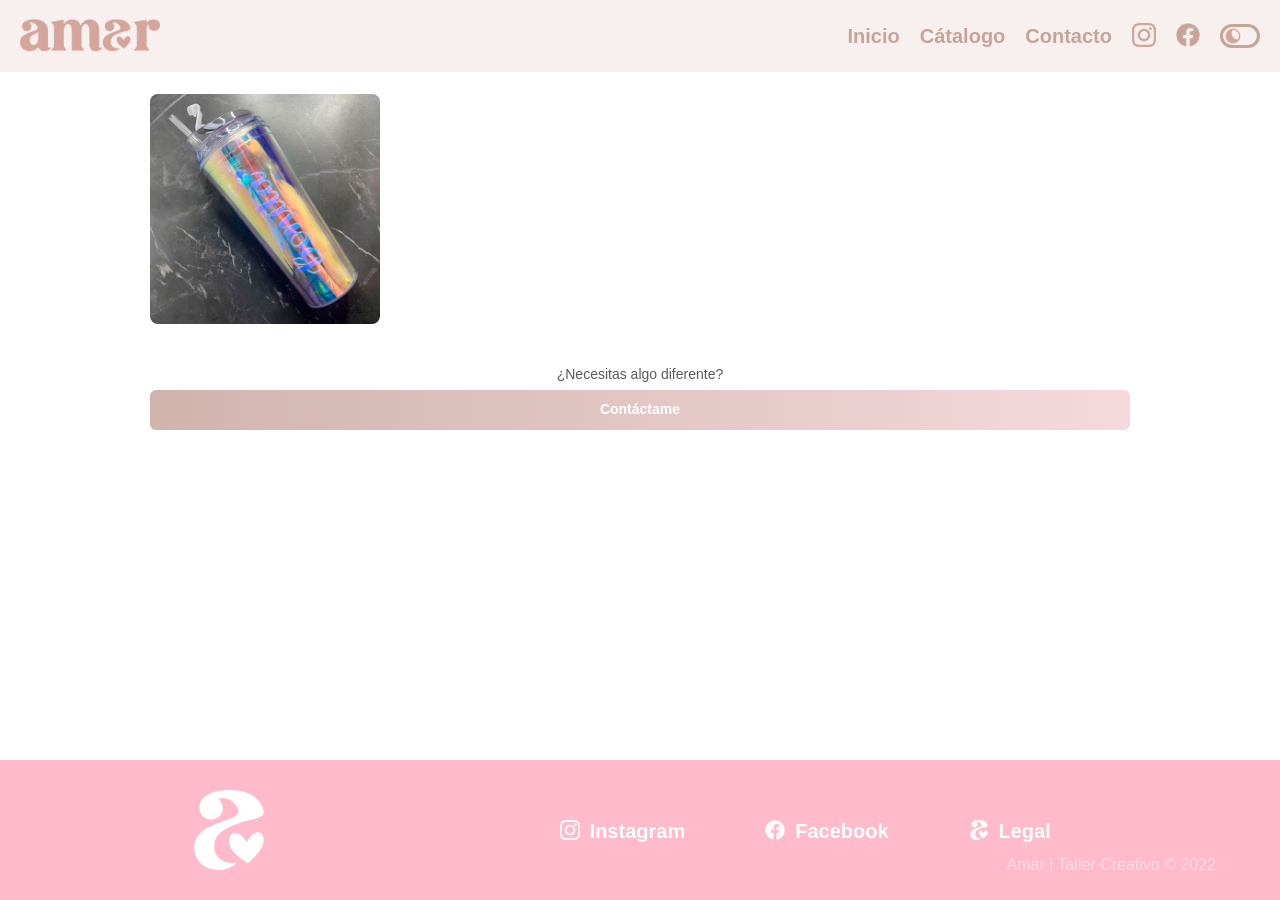
<file: catalogo/servicios.html>
<!DOCTYPE html>
<html lang="es">
<head>
    <meta charset="UTF-8">
    <meta http-equiv="X-UA-Compatible" content="IE=edge">
    <meta name="viewport" content="width=device-width, initial-scale=1.0">
    <meta name="audience" content="all">
    <meta name="robots" content="index, all, follow">
    <title>Productos | Amar </title>
    <meta name="description" content="Somos un Taller Creativo con la única pasión de plasmar el arte de nuestros clientes en sus productos favoritos. Contactanos y cotiza ahora sin compromiso.">
    <meta name="keywords" content="Amar Taller Creativo">
    <link rel="shortcut icon" href="../assets/amar_favicon_32px.png" type="image/x-icon">
    <link rel="stylesheet" href="../css/catalogo.css">
    <link rel="apple-touch-icon" href="../assets/amar320px.png">
</head>
<body>
    <header class="header-container" id="mobile-home">
        <nav class="nav-container">
            <div class="nav-full">
                <a href="../">
                    <img src="../assets/amar_logo_320px.png" alt="AmarLogo">
                </a>

                <div class="right-nav">
                    <div>
                        <div class="nav-links-container">
                            <ul class="nav-links">
                                <li><a href="../">Inicio</a></li>
                                <li><a href="./elegir">Cátalogo</a></li>
                                <li><a href="../contacto">Contacto</a></li>
                            </ul>
                            <div class="nav-social-media">
                                <a target="_blank" rel="noreferrer" href="https://www.instagram.com/amar.tallercreativo/"><img src="../assets/IG-glyph-logo.png" alt="enlace a Instagram"></a>
                                <a target="_blank" rel="noreferrer" href="https://www.facebook.com/100088203310122"><img src="../assets/f_logo_RGB.png" alt="enlace a Facebook"></a>
        
                            </div>
                        </div>
                        <div class="menu-button">
                            <div class="menu-button-burger"></div>
                        </div>
                    </div>


                    <div class="theme-selector">
                        <div class="container-theme-selector">
                            <img id="theme-img" class="theme-img" src="../assets/theme.png" alt="">
                        </div>
                    </div>
                </div>
            </div>



            <div class="munu-mobile-container">
                <div class="menu-mobile-background">
                    <div class="menu-mobile-links">
                        <ul class="links-mobile">
                            <li><a class="mobile-inicio" href="../">Inicio</a></li>
                            <li><a href="./elegir">Cátalogo</a></li>
                            <li><a href="../contacto">Contacto</a></li>
                            <li><a href="../politicas/legal">Legal</a></li>
                         </ul>
                         <div class="menu-mobile-social-media">
                            <a target="_blank" rel="noreferrer" href="https://www.instagram.com/amar.tallercreativo/"><img src="../assets/IG-glyph-logo.png" alt="enlace a Instagram"></a>
                            <a target="_blank" rel="noreferrer" href="https://www.facebook.com/100088203310122"><img src="../assets/f_logo_RGB.png" alt="enlace a Facebook"></a>
                         </div>
                    </div>
                </div>
            </div>
        </nav>
    </header>

    <main class="main-container">

        <section class="general-sections">
            <div class="section-container">

                <div class="right-section">
                    <div class="pinned-projects">
                        <article class="article-project">
                            <a href="./P001">
                                <div class="info-product">
                                    <img class="article-project-cover" src="../assets/product-images/thumbnail/products/P001/P001_4.jpg" alt="">
                                    <div class="details-product">
                                        <span id="sign-text-product">da click para ver más detalles >> </span>
                                        <span>Tarjetas de presentación</span>
                                        <div class="price-product">
                                            <span>desde $199.99</span>
                                            <!-- <span>$1099</span> -->
                                        </div>
                                    </div>
                                </div>
                            </a>
                        </article>
    
                    </div>
                    <section class="more-details-container">
                        <div class="mode-details-sencond">
                            <span>¿Necesitas algo diferente?</span>
                            <a class="button-b2" href="">Contáctame</a>
                        </div>
                    </section>
                </div>
            </div>
        </section>
    </main>

    <footer class="footer-container">
        <div class="footer-area">
            <div class="footer-background">
                <div class="footer-links">
                    <a href="./">
                        <img src="../assets/a_logo_320px.png" alt="Amar">
                    </a>
                    <div class="footer-info">
                        <ul class="footer-social-media">
                            <li><a target="_blank" rel="noreferrer" href="https://www.instagram.com/amar.tallercreativo/"><span></span>Instagram</a></li>
                            <li><a target="_blank" rel="noreferrer" href="https://www.facebook.com/100088203310122"><span></span>Facebook</a></li>
                            <li><a href="../politicas/legal"><span></span>Legal</a></li>
                        </ul>
                    </div>
                </div>
                <div>
                    <h3>Amar | Taller Creativo © 2022</h3>
                </div>
            </div>
        </div>
    </footer>

    <script src="../js/menu-mobile-icon.js"></script>
    <script src="../js/featured-products.js"></script>
    <script src="../js/theme.js"></script>
</body>
</html>
</file>
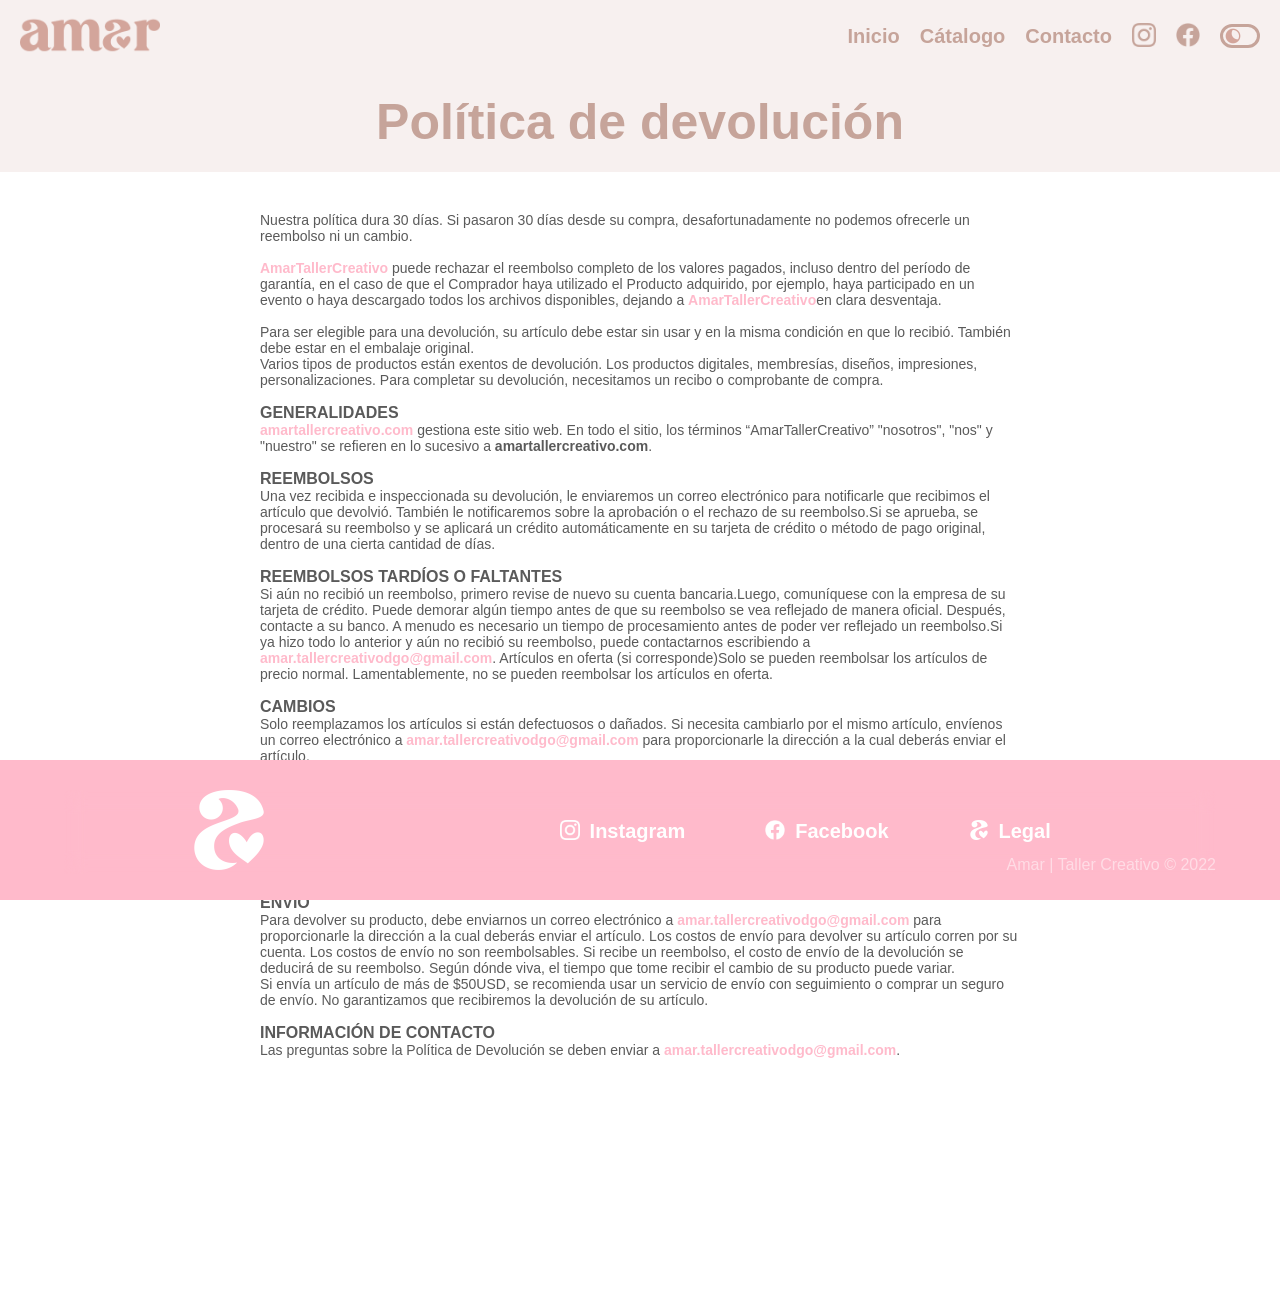
<file: politicas/devolucion.html>
<!DOCTYPE html>
<html lang="es">
<head>
    <meta charset="UTF-8">
    <meta http-equiv="X-UA-Compatible" content="IE=edge">
    <meta name="viewport" content="width=device-width, initial-scale=1.0">
    <meta name="audience" content="all">
    <meta name="robots" content="index, all, follow">
    <title>Política de devolución | Amar </title>
    <meta name="description" content="Somos un Taller Creativo con la única pasión de plasmar el arte de nuestros clientes en sus productos favoritos. Contactanos y cotiza ahora sin compromiso.">
    <meta name="keywords" content="Amar Taller Creativo">
    <link rel="shortcut icon" href="../assets/amar_favicon_32px.png" type="image/x-icon">
    <link rel="stylesheet" href="../css/politica.css">
    <link rel="apple-touch-icon" href="../assets/amar320px.png">
</head>
<body>
    <header class="header-container" id="mobile-home">
        <nav class="nav-container">
            <div class="nav-full">
                <a href="../">
                    <img src="../assets/amar_logo_320px.png" alt="AmarLogo">
                </a>

                <div class="right-nav">
                    <div>
                        <div class="nav-links-container">
                            <ul class="nav-links">
                                <li><a href="../">Inicio</a></li>
                                <li><a href="./elegir">Cátalogo</a></li>
                                <li><a href="#">Contacto</a></li>
                            </ul>
                            <div class="nav-social-media">
                                <a target="_blank" rel="noreferrer" href="https://www.instagram.com/amar.tallercreativo/"><img src="../assets/IG-glyph-logo.png" alt="enlace a Instagram"></a>
                                <a target="_blank" rel="noreferrer" href="https://www.facebook.com/100088203310122"><img src="../assets/f_logo_RGB.png" alt="enlace a Facebook"></a>
        
                            </div>
                        </div>
                        <div class="menu-button">
                            <div class="menu-button-burger"></div>
                        </div>
                    </div>


                    <div class="theme-selector">
                        <div class="container-theme-selector">
                            <img id="theme-img" class="theme-img" src="../assets/theme.png" alt="">
                        </div>
                    </div>
                </div>
            </div>

            
            <div class="munu-mobile-container">
                <div class="menu-mobile-background">
                    <div class="menu-mobile-links">
                        <ul class="links-mobile">
                            <li><a class="mobile-inicio" href="../">Inicio</a></li>
                            <li><a href="./elegir">Cátalogo</a></li>
                            <li><a href="#">Contacto</a></li>
                            <li><a href="../politicas/legal">Legal</a></li>
                         </ul>
                         <div class="menu-mobile-social-media">
                            <a target="_blank" rel="noreferrer" href="https://www.instagram.com/amar.tallercreativo/"><img src="../assets/IG-glyph-logo.png" alt="enlace a Instagram"></a>
                            <a target="_blank" rel="noreferrer" href="https://www.facebook.com/100088203310122"><img src="../assets/f_logo_RGB.png" alt="enlace a Facebook"></a>
                         </div>
                    </div>
                </div>
            </div>
        </nav>
    </header>

    <main class="main-container">

        <section class="madewithlove-container">
            <p><span></span>Política de devolución<span></span></p>
        </section>

        <section class="text">
            <span>
                
                Nuestra política dura 30 días. Si pasaron 30 días desde su compra, desafortunadamente no podemos ofrecerle un reembolso ni un cambio. <br><br>
                
                <strong class="amar-text">AmarTallerCreativo</strong> puede rechazar el reembolso completo de los valores pagados, incluso dentro del período de garantía, en el caso de que el Comprador haya utilizado el Producto adquirido, por ejemplo, haya participado en un evento o haya descargado todos los archivos disponibles, dejando a <strong class="amar-text">AmarTallerCreativo</strong>en clara desventaja. <br><br>
                
                Para ser elegible para una devolución, su artículo debe estar sin usar y en la misma condición en que lo recibió. También debe estar en el embalaje original. <br>
                Varios tipos de productos están exentos de devolución. Los productos digitales, membresías, diseños, impresiones, personalizaciones.
                Para completar su devolución, necesitamos un recibo o comprobante de compra. <br><br>

                <h3>GENERALIDADES</h3>
                <strong class="amar-text">amartallercreativo.com</strong> gestiona este sitio web. En todo el sitio, los términos “AmarTallerCreativo” "nosotros", "nos" y "nuestro" se refieren en lo sucesivo a <strong>amartallercreativo.com</strong>. <br><br>
                
                <h3>REEMBOLSOS</h3>
                Una vez recibida e inspeccionada su devolución, le enviaremos un correo electrónico para notificarle que recibimos el artículo que devolvió. También le notificaremos sobre la aprobación o el rechazo de su reembolso.Si se aprueba, se procesará su reembolso y se aplicará un crédito automáticamente en su tarjeta de crédito o método de pago original, dentro de una cierta cantidad de días. <br><br>

                <h3>REEMBOLSOS TARDÍOS O FALTANTES</h3>
                Si aún no recibió un reembolso, primero revise de nuevo su cuenta bancaria.Luego, comuníquese con la empresa de su tarjeta de crédito. Puede demorar algún tiempo antes de que su reembolso se vea reflejado de manera oficial. Después, contacte a su banco. A menudo es necesario un tiempo de procesamiento antes de poder ver reflejado un reembolso.Si ya hizo todo lo anterior y aún no recibió su reembolso, puede contactarnos escribiendo a <strong class="amar-text">amar.tallercreativodgo@gmail.com</strong>. Artículos en oferta (si corresponde)Solo se pueden reembolsar los artículos de precio normal. Lamentablemente, no se pueden reembolsar los artículos en oferta. <br><br>

                <h3>CAMBIOS</h3>
                Solo reemplazamos los artículos si están defectuosos o dañados.  Si necesita cambiarlo por el mismo artículo, envíenos un correo electrónico a <strong class="amar-text">amar.tallercreativodgo@gmail.com</strong> para proporcionarle la dirección a la cual deberás enviar el artículo. <br><br>

                <h3>REGALOS</h3>
                Si el artículo estaba marcado como regalo cuando se compró y se lo enviamos directamente a usted, recibirá un crédito de regalo por el valor de su devolución. Una vez que recibamos el artículo devuelto, se le enviará un certificado de regalo por correo.
                Si el artículo no estaba marcado como regalo cuando se compró, o si la persona que hizo el regalo decidió que le enviaran el pedido para luego dárselo a usted, le enviaremos un reembolso a la persona que hizo el regalo y se enterará de su devolución. <br><br>

                <h3>ENVÍO</h3>
                Para devolver su producto, debe enviarnos un correo electrónico a <strong class="amar-text">amar.tallercreativodgo@gmail.com</strong> para proporcionarle la dirección a la cual deberás enviar el artículo.
                Los costos de envío para devolver su artículo corren por su cuenta. Los costos de envío no son reembolsables. Si recibe un reembolso, el costo de envío de la devolución se deducirá de su reembolso.
                Según dónde viva, el tiempo que tome recibir el cambio de su producto puede variar. <br>
                Si envía un artículo de más de $50USD, se recomienda usar un servicio de envío con seguimiento o comprar un seguro de envío. No garantizamos que recibiremos la devolución de su artículo. <br><br>

                <h3>INFORMACIÓN DE CONTACTO</h3>
                Las preguntas sobre la Política de Devolución se deben enviar a <strong class="amar-text">amar.tallercreativodgo@gmail.com</strong>.


            </span>
        </section>

    </main>

    <footer class="footer-container">
        <div class="footer-area">
            <div class="footer-background">
                <div class="footer-links">
                    <a href="./">
                        <img src="../assets/a_logo_320px.png" alt="Amar">
                    </a>
                    <div class="footer-info">
                        <ul class="footer-social-media">
                            <li><a target="_blank" rel="noreferrer" href="https://www.instagram.com/amar.tallercreativo/"><span></span>Instagram</a></li>
                            <li><a target="_blank" rel="noreferrer" href="https://www.facebook.com/100088203310122"><span></span>Facebook</a></li>
                            <li><a href="../politicas/legal"><span></span>Legal</a></li>
                        </ul>
                    </div>
                </div>
                <div>
                    <h3>Amar | Taller Creativo © 2022</h3>
                </div>
            </div>
        </div>
    </footer>

    <script src="../js/featured-products.js"></script>
    <script src="../js/menu-mobile-icon.js"></script>
    <script src="../js/theme.js"></script>
</body>
</html>
</file>
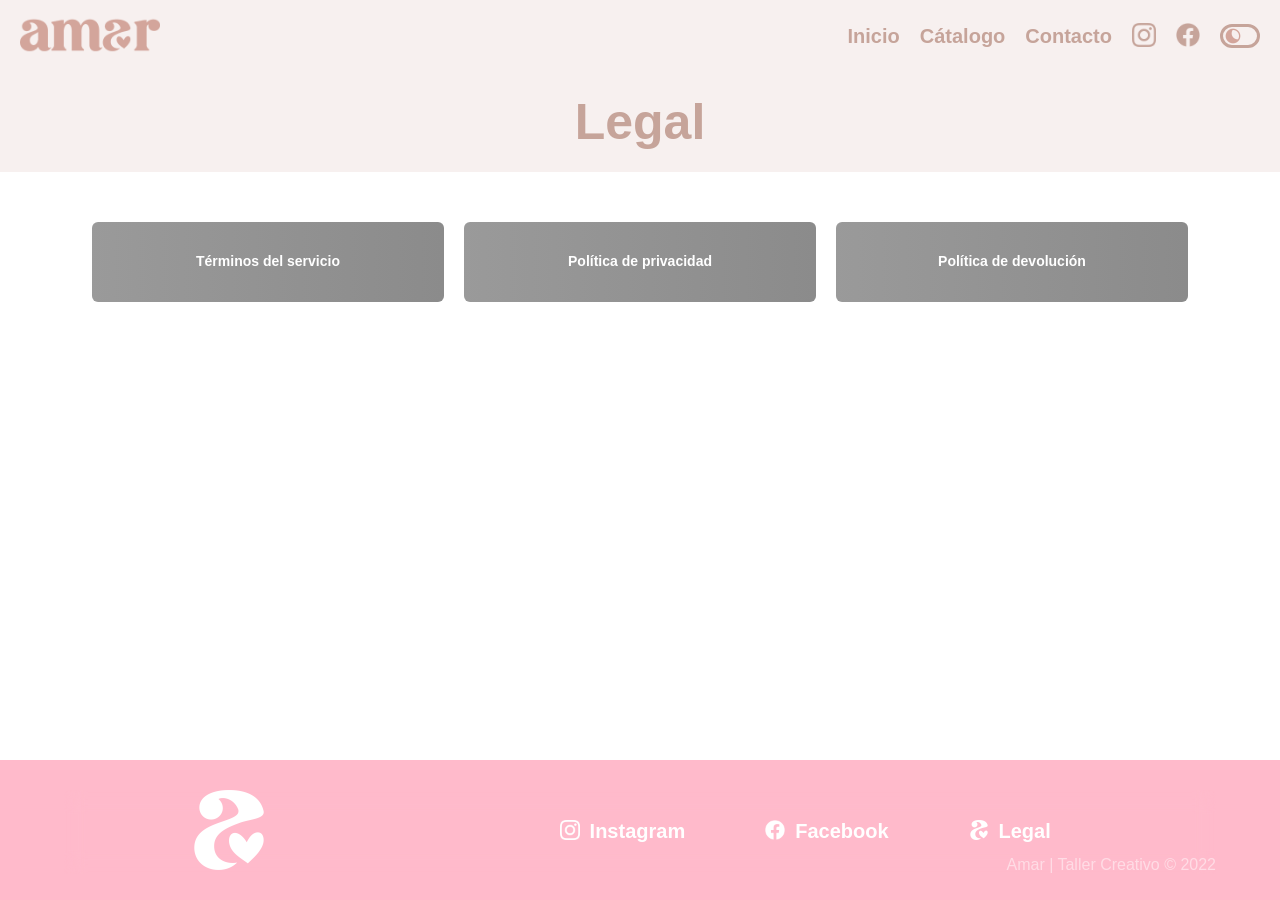
<file: politicas/legal.html>
<!DOCTYPE html>
<html lang="es">
<head>
    <meta charset="UTF-8">
    <meta http-equiv="X-UA-Compatible" content="IE=edge">
    <meta name="viewport" content="width=device-width, initial-scale=1.0">
    <meta name="audience" content="all">
    <meta name="robots" content="index, all, follow">
    <title>Amar | Inicio </title>
    <meta name="description" content="Somos un Taller Creativo con la única pasión de plasmar el arte de nuestros clientes en sus productos favoritos. Contactanos y cotiza ahora sin compromiso.">
    <meta name="keywords" content="Amar Taller Creativo">
    <link rel="shortcut icon" href="../assets/amar_favicon_32px.png" type="image/x-icon">
    <link rel="stylesheet" href="../css/politica.css">
    <link rel="apple-touch-icon" href="../assets/amar320px.png">
</head>
<body>
    <header class="header-container" id="mobile-home">
        <nav class="nav-container">
            <div class="nav-full">
                <a href="../">
                    <img src="../assets/amar_logo_320px.png" alt="AmarLogo">
                </a>

                <div class="right-nav">
                    <div>
                        <div class="nav-links-container">
                            <ul class="nav-links">
                                <li><a href="../">Inicio</a></li>
                                <li><a href="../catalogo/elegir">Cátalogo</a></li>
                                <li><a href="#">Contacto</a></li>
                            </ul>
                            <div class="nav-social-media">
                                <a target="_blank" rel="noreferrer" href="https://www.instagram.com/amar.tallercreativo/"><img src="../assets/IG-glyph-logo.png" alt="enlace a Instagram"></a>
                                <a target="_blank" rel="noreferrer" href="https://www.facebook.com/100088203310122"><img src="../assets/f_logo_RGB.png" alt="enlace a Facebook"></a>
        
                            </div>
                        </div>
                        <div class="menu-button">
                            <div class="menu-button-burger"></div>
                        </div>
                    </div>


                    <div class="theme-selector">
                        <div class="container-theme-selector">
                            <img id="theme-img" class="theme-img" src="../assets/theme.png" alt="">
                        </div>
                    </div>
                </div>
            </div>


            <div class="munu-mobile-container">
                <div class="menu-mobile-background">
                    <div class="menu-mobile-links">
                        <ul class="links-mobile">
                            <li><a class="mobile-inicio" href="../">Inicio</a></li>
                            <li><a href="../catalogo/elegir">Cátalogo</a></li>
                            <li><a href="#">Contacto</a></li>
                            <li><a href="#">Legal</a></li>
                         </ul>
                         <div class="menu-mobile-social-media">
                            <a target="_blank" rel="noreferrer" href="https://www.instagram.com/amar.tallercreativo/"><img src="../assets/IG-glyph-logo.png" alt="enlace a Instagram"></a>
                            <a target="_blank" rel="noreferrer" href="https://www.facebook.com/100088203310122"><img src="../assets/f_logo_RGB.png" alt="enlace a Facebook"></a>
                         </div>
                    </div>
                </div>
            </div>
        </nav>
    </header>

    <main class="main-container">

        <section class="madewithlove-container">
            <p><span></span>Legal<span></span></p>
        </section>

        <section class="more-details-container">
            <div>
                <a class="button-b2" href="./terminos">Términos del servicio</a>
                <a class="button-b2" href="./privacidad">Política de privacidad</a>
                <a class="button-b2" href="./devolucion">Política de devolución</a>
            </div>
        </section>
    </main>

    <footer class="footer-container">
        <div class="footer-area">
            <div class="footer-background">
                <div class="footer-links">
                    <a href="../">
                        <img src="../assets/a_logo_320px.png" alt="Amar">
                    </a>
                    <div class="footer-info">
                        <ul class="footer-social-media">
                            <li><a target="_blank" rel="noreferrer" href="https://www.instagram.com/amar.tallercreativo/"><span></span>Instagram</a></li>
                            <li><a target="_blank" rel="noreferrer" href="https://www.facebook.com/100088203310122"><span></span>Facebook</a></li>
                            <li><a href="./politicas/legal"><span></span>Legal</a></li>
                        </ul>
                    </div>
                </div>
                <div>
                    <h3>Amar | Taller Creativo © 2022</h3>
                </div>
            </div>
        </div>
    </footer>

    <script src="../js/menu-mobile-icon.js"></script>
    <script src="../js/featured-products.js"></script>
    <script src="../js/theme.js"></script>
</body>
</html>
</file>
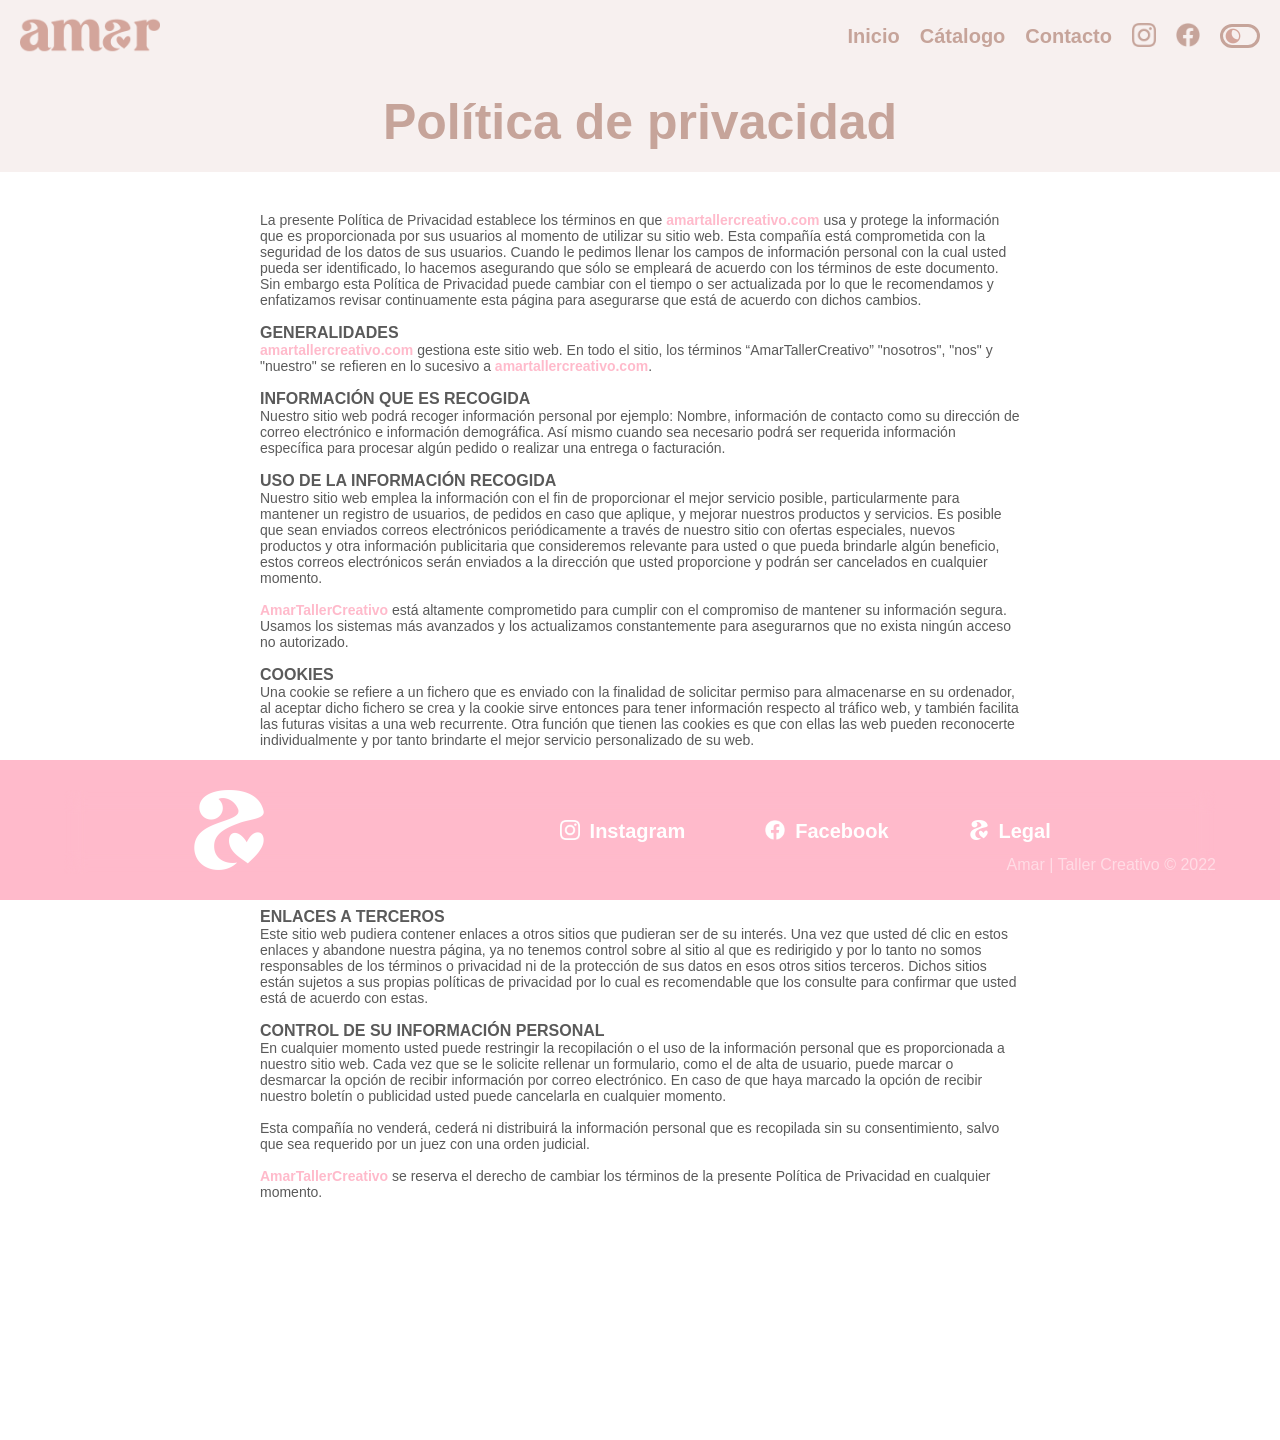
<file: politicas/privacidad.html>
<!DOCTYPE html>
<html lang="es">
<head>
    <meta charset="UTF-8">
    <meta http-equiv="X-UA-Compatible" content="IE=edge">
    <meta name="viewport" content="width=device-width, initial-scale=1.0">
    <meta name="audience" content="all">
    <meta name="robots" content="index, all, follow">
    <title>Política de privacidad | Amar </title>
    <meta name="description" content="Somos un Taller Creativo con la única pasión de plasmar el arte de nuestros clientes en sus productos favoritos. Contactanos y cotiza ahora sin compromiso.">
    <meta name="keywords" content="Amar Taller Creativo">
    <link rel="shortcut icon" href="../assets/amar_favicon_32px.png" type="image/x-icon">
    <link rel="stylesheet" href="../css/politica.css">
    <link rel="apple-touch-icon" href="../assets/amar320px.png">
</head>
<body>
    <header class="header-container" id="mobile-home">
        <nav class="nav-container">
            <div class="nav-full">
                <a href="../">
                    <img src="../assets/amar_logo_320px.png" alt="AmarLogo">
                </a>

                <div class="right-nav">
                    <div>
                        <div class="nav-links-container">
                            <ul class="nav-links">
                                <li><a href="../">Inicio</a></li>
                                <li><a href="./elegir">Cátalogo</a></li>
                                <li><a href="#">Contacto</a></li>
                            </ul>
                            <div class="nav-social-media">
                                <a target="_blank" rel="noreferrer" href="https://www.instagram.com/amar.tallercreativo/"><img src="../assets/IG-glyph-logo.png" alt="enlace a Instagram"></a>
                                <a target="_blank" rel="noreferrer" href="https://www.facebook.com/100088203310122"><img src="../assets/f_logo_RGB.png" alt="enlace a Facebook"></a>
        
                            </div>
                        </div>
                        <div class="menu-button">
                            <div class="menu-button-burger"></div>
                        </div>
                    </div>


                    <div class="theme-selector">
                        <div class="container-theme-selector">
                            <img id="theme-img" class="theme-img" src="../assets/theme.png" alt="">
                        </div>
                    </div>
                </div>
            </div>

            
            <div class="munu-mobile-container">
                <div class="menu-mobile-background">
                    <div class="menu-mobile-links">
                        <ul class="links-mobile">
                            <li><a class="mobile-inicio" href="../">Inicio</a></li>
                            <li><a href="./elegir">Cátalogo</a></li>
                            <li><a href="#">Contacto</a></li>
                            <li><a href="../politicas/legal">Legal</a></li>
                         </ul>
                         <div class="menu-mobile-social-media">
                            <a target="_blank" rel="noreferrer" href="https://www.instagram.com/amar.tallercreativo/"><img src="../assets/IG-glyph-logo.png" alt="enlace a Instagram"></a>
                            <a target="_blank" rel="noreferrer" href="https://www.facebook.com/100088203310122"><img src="../assets/f_logo_RGB.png" alt="enlace a Facebook"></a>
                         </div>
                    </div>
                </div>
            </div>
        </nav>
    </header>

    <main class="main-container">

        <section class="madewithlove-container">
            <p><span></span>Política de privacidad<span></span></p>
        </section>

        <section class="text">
            <span>
                La presente Política de Privacidad establece los términos en que <strong class="amar-text">amartallercreativo.com</strong> usa y protege la información que es proporcionada por sus usuarios al momento de utilizar su sitio web. Esta compañía está comprometida con la seguridad de los datos de sus usuarios. Cuando le pedimos llenar los campos de información personal con la cual usted pueda ser identificado, lo hacemos asegurando que sólo se empleará de acuerdo con los términos de este documento. Sin embargo esta Política de Privacidad puede cambiar con el tiempo o ser actualizada por lo que le recomendamos y enfatizamos revisar continuamente esta página para asegurarse que está de acuerdo con dichos cambios. <br> <br>

                <h3>GENERALIDADES</h3>
                <strong class="amar-text">amartallercreativo.com</strong> gestiona este sitio web. En todo el sitio, los términos “AmarTallerCreativo” "nosotros", "nos" y "nuestro" se refieren en lo sucesivo a <strong class="amar-text">amartallercreativo.com</strong>. <br> <br>

                <h3>INFORMACIÓN QUE ES RECOGIDA</h3>
                Nuestro sitio web podrá recoger información personal por ejemplo: Nombre,  información de contacto como  su dirección de correo electrónico e información demográfica. Así mismo cuando sea necesario podrá ser requerida información específica para procesar algún pedido o realizar una entrega o facturación. <br> <br>

                <h3>USO DE LA INFORMACIÓN RECOGIDA</h3>
                Nuestro sitio web emplea la información con el fin de proporcionar el mejor servicio posible, particularmente para mantener un registro de usuarios, de pedidos en caso que aplique, y mejorar nuestros productos y servicios.  Es posible que sean enviados correos electrónicos periódicamente a través de nuestro sitio con ofertas especiales, nuevos productos y otra información publicitaria que consideremos relevante para usted o que pueda brindarle algún beneficio, estos correos electrónicos serán enviados a la dirección que usted proporcione y podrán ser cancelados en cualquier momento. <br> <br>

                <strong class="amar-text">AmarTallerCreativo</strong> está altamente comprometido para cumplir con el compromiso de mantener su información segura. Usamos los sistemas más avanzados y los actualizamos constantemente para asegurarnos que no exista ningún acceso no autorizado. <br> <br>

                <h3>COOKIES</h3>
                Una cookie se refiere a un fichero que es enviado con la finalidad de solicitar permiso para almacenarse en su ordenador, al aceptar dicho fichero se crea y la cookie sirve entonces para tener información respecto al tráfico web, y también facilita las futuras visitas a una web recurrente. Otra función que tienen las cookies es que con ellas las web pueden reconocerte individualmente y por tanto brindarte el mejor servicio personalizado de su web. <br> <br>

                Nuestro sitio web emplea las cookies para poder identificar las páginas que son visitadas y su frecuencia. Esta información es empleada únicamente para análisis estadístico y después la información se elimina de forma permanente. Usted puede eliminar las cookies en cualquier momento desde su ordenador. Sin embargo las cookies ayudan a proporcionar un mejor servicio de los sitios web, estas no dan acceso a información de su ordenador ni de usted, a menos de que usted así lo quiera y la proporcione directamente, visitas a una web . Usted puede aceptar o negar el uso de cookies, sin embargo la mayoría de navegadores aceptan cookies automáticamente pues sirve para tener un mejor servicio web. También usted puede cambiar la configuración de su ordenador para declinar las cookies. Si se declinan es posible que no pueda utilizar algunos de nuestros servicios. <br> <br>

                <h3>ENLACES A TERCEROS</h3>
                Este sitio web pudiera contener enlaces a otros sitios que pudieran ser de su interés. Una vez que usted dé clic en estos enlaces y abandone nuestra página, ya no tenemos control sobre al sitio al que es redirigido y por lo tanto no somos responsables de los términos o privacidad ni de la protección de sus datos en esos otros sitios terceros. Dichos sitios están sujetos a sus propias políticas de privacidad por lo cual es recomendable que los consulte para confirmar que usted está de acuerdo con estas. <br> <br>

                <h3>CONTROL DE SU INFORMACIÓN PERSONAL</h3>
                En cualquier momento usted puede restringir la recopilación o el uso de la información personal que es proporcionada a nuestro sitio web.  Cada vez que se le solicite rellenar un formulario, como el de alta de usuario, puede marcar o desmarcar la opción de recibir información por correo electrónico.  En caso de que haya marcado la opción de recibir nuestro boletín o publicidad usted puede cancelarla en cualquier momento. <br> <br>

                Esta compañía no venderá, cederá ni distribuirá la información personal que es recopilada sin su consentimiento, salvo que sea requerido por un juez con una orden judicial. <br> <br>

                <strong class="amar-text">AmarTallerCreativo</strong> se reserva el derecho de cambiar los términos de la presente Política de Privacidad en cualquier momento. <br>

            </span>
        </section>

    </main>

    <footer class="footer-container">
        <div class="footer-area">
            <div class="footer-background">
                <div class="footer-links">
                    <a href="./">
                        <img src="../assets/a_logo_320px.png" alt="Amar">
                    </a>
                    <div class="footer-info">
                        <ul class="footer-social-media">
                            <li><a target="_blank" rel="noreferrer" href="https://www.instagram.com/amar.tallercreativo/"><span></span>Instagram</a></li>
                            <li><a target="_blank" rel="noreferrer" href="https://www.facebook.com/100088203310122"><span></span>Facebook</a></li>
                            <li><a href="../politicas/legal"><span></span>Legal</a></li>
                        </ul>
                    </div>
                </div>
                <div>
                    <h3>Amar | Taller Creativo © 2022</h3>
                </div>
            </div>
        </div>
    </footer>

    <script src="../js/featured-products.js"></script>
    <script src="../js/menu-mobile-icon.js"></script>
    <script src="../js/theme.js"></script>
</body>
</html>
</file>
<file: css/main.css>
:root
{
    --primary-color: #ffffff;
    --dark: #000000;
    --grey: rgb(90, 90, 90);

    /* amar palette */
    --high: #571A30;
    --color: #C6A49A;
    --color2: #FFBACB;
    --color3: #FFDCE5;
    --white-amar: #F7F0EF;

    /* gradient */
    --gradient1: #c6a49ad2;
    --gradient2: #ffdce5d0;
    --gradient3: #ffbacbd3;

    /* footer */
    --copyright: #FFDCE5;
}
.theme
{
    --primary-color: #000;
    --secondary-color: #fff;
    --grey: rgb(255, 255, 255);

    /* amar palette */
    --color2: #000;
    --white-amar: #000;

    /* gradient */
    --gradient1: #c6a49a82;
    --gradient2: #ffdce580;
    --gradient3: #ffbacb80;

    /* footer */
    --copyright: rgb(37, 37, 37);
}

*
{
    box-sizing: border-box;
    margin: 0;
    padding: 0;
}

html
{
    font-size: 62.5%;
    /* background-color: var(--primary-color); */

}

html::-webkit-scrollbar
{
    width: 10px;
}
html::-webkit-scrollbar-thumb
{
    background-color: var(--gradient1);
}
html::-webkit-scrollbar-track
{
    background-color: var(--gradient2);
}


body
{
    width: 100%;
    min-width: 320px;
    background: #000;
    color: var(--grey);
    font-family: 'Helvetica', sans-serif;
}

main
{
    background-color: var(--primary-color);
}

h1
{
    font-size: 40px;
    font-weight: 700;
}
h2
{
    font-size: 30px;
    font-weight: 700;
    margin-bottom: 14px;
}
h3
{
    font-size: 16px;
}
h4
{
    font-size: 8px;
    font-weight: 100;
}
h5
{
    font-size: 20px;
}

/* colores especificos */
#textcolor-html
{
    color: var(--html-color);
}
#textcolor-css
{
    color: var(--css-color);
}
#textcolor-js
{
    color: var(--js-color);
}

/* header */
.nav-container
{
    position: fixed;
    z-index: 2;
    top: 0;
    width: 100%;
    min-width: 320px;
    height: auto;
    padding: 0 20px;
    display: flex;
    align-items: center;
    justify-content: space-between;
    background-color: var(--white-amar);
    backdrop-filter: blur(10px);
    -webkit-backdrop-filter: blur(10px);
    
}
.nav-full
{
    display: flex;
    justify-content: space-between;
    width: 100%;
    align-items: center;
}
.nav-full img
{
    /* width: 50px; */
    height: 50px;
    margin: 10px 0;
    /* border-radius: 50px; */
}


/* theme code  */
.right-nav
{
    display: flex;
    align-items: center;
}
.theme-selector
{
    display: flex;
    height: 40px;
    margin: 0 0 0 20px;
    align-items: center;
    cursor: pointer;
}
.container-theme-selector
{
    display: flex;
    width: 40px;
    height: 24px;
    align-items: center;
    border: 3px solid var(--color);
    border-radius: 12px;
}
#theme-img
{
    position: relative;
    left: 2px;
    width: 16px;
    height: 16px;
    transition: .5s;
}
#theme-img.open
{
    left: 15.5px;
}


.nav-links
{
    display: flex;
    text-decoration: none;
    list-style: none;
    align-items: center;
}
.nav-links li
{
    padding-left: 20px;
}
.nav-links a
{
    display: flex;
    font-size: 20px;
    font-weight: 700;
    color: var(--color);
    text-decoration: none;
}
.nav-links-container
{
    display: flex;
}
.nav-social-media
{
    display: flex;
    align-items: center;
}
.nav-social-media a
{
    margin-left: 20px;
}
.nav-social-media img
{
    width: auto;
    height: 24px;
    border-radius: 0;
}

/* menu mobile */
.menu-mobile-container
{
    position: relative;
}
.menu-mobile-background
{
    display: flex;
    position: absolute;
    width: 100%;
    height: 100vh;
    background: transparent;
    backdrop-filter: blur(10px);
    background-size: cover;
    background-position: bottom;
    transition: all .5s ease-in-out;
    transform: translateX(870px);
    top: 60px;
    left: 0;
}
.menu-mobile-background.open
{
    background-color: var(--primary-color);
    transition: all .5s ease-in-out;
    transform: translateX(0);
}
.menu-mobile-links
{
    display: flex;
    flex-direction: column;
    width: 100%;
    height: 100vh;
    top: 60px;
    left: 0;
    padding: 40px 20px 20px 20px;
}
.links-mobile
{
    display: flex;
    flex-direction: column;
    list-style: none;
    align-items: center;
}
.links-mobile a
{
    font-size: 20px;
    font-weight: 700;
    line-height: 80px;
    text-decoration: none;
    color: var(--color);
}
.menu-mobile-social-media
{
    display: flex;
    width: auto;
    margin-top: 20px;
    justify-content: center;
}
.menu-mobile-social-media a
{
    margin: 20px 20px 10px 20px;
}
.menu-mobile-social-media img
{
    width: auto;
    height: 40px;
}


/* menu mobile button*/
.menu-button
{
    position: relative;
    display: flex;
    justify-content: center;
    align-items: center;
    width: 24px;
    height: 24px;
    cursor: pointer;
    transition: all .90s ease-in-out;
    border: none;
}
.menu-button-burger
{
    width: 24px;
    height: 2px;
    background: var(--color);
    border-radius: 5px;
    box-shadow: 0 2px 5px rgba(0, 0, 0, 0.2);
    transition: all .5s ease-in-out;
}
.menu-button-burger::before,
.menu-button-burger::after
{
    content: ' ';
    position: absolute;
    width: 24px;
    height: 2px;
    background: var(--color);
    border-radius: 5px;
    box-shadow: 0 2px 5px rgba(0, 0, 0, 0.2);
    transition: all .5s ease-in-out;
}
.menu-button-burger::before
{
    transform: translateY(8px);
}
.menu-button-burger::after
{
    transform: translateY(-8px);
}

/* menu button animation */
.menu-button.open .menu-button-burger
{
    transform: translateX(-50px);
    background: transparent;
    box-shadow: none;
}
.menu-button.open .menu-button-burger::before
{
    transform: rotate(45deg) translate(35px, -35px);
}
.menu-button.open .menu-button-burger::after
{
    transform: rotate(-45deg) translate(35px, 35px);
}

/* menu mobile container */
.menu-mobile-container
{
    position: relative;
}

/* main */
.main-section
{
    display: flex;
    flex-direction: column;
    width: 100%;
    height: auto;
    padding: 20px;
}

/* general */
.general-sections
{
    display: flex;
    width: 100%;
    height: auto;
    /* background-color: var(--primary-color); */
    /* padding-bottom: 0px; */
    justify-content: center;
}
.section-container
{
    display: flex;
    width: 90%;
    height: auto;
    padding-top: 108px;
    justify-content: space-between;
}
.section-container p
{
    font-size: 16px;
    line-height: 20px;
}
.section-container .section-title
{
    font-size: 20px;
    font-weight:700;
    color: var(--dark);
    margin-bottom: 30px;
}
.left-section
{
    max-width: 60%;
}

/* article blog */

.pinned-blogs
{
    display: flex;
}

.article-blog
{
    display: flex;
    width: 100%;
    height: auto;
    margin: -76.2px 0 30px 0;
    border-radius: 10px 8px 8px 10px;
}
.article-blog-cover
{
    position: absolute;
    z-index: 1;
    width: 256px;
    height: auto;
    object-fit: cover;
    animation: position-cover 10s infinite ease-in-out;
}
@keyframes position-cover
{
    0%{
        top: 90px;
        left: 80px;
        rotate: 5deg;
    } 
    25%{
        left: 60px;
    } 
    50%{
        top: 130px;
        rotate: -5deg;
    }
    75%{
        left: 100px;
    }
    100%{
        top: 90px;
        left: 80px;
        rotate: 5deg;
    }
}
.product1.none
{
    opacity: 0;
    transition: .3s;
}
.product2.none
{
    opacity: 0;
    transition: .3s;
}
.product3.none
{
    opacity: 0;
    transition: .3s;
}


.featured-bottom
{
    padding: 332px 0 0 224px;
}
.article-blog-info-container
{
    display: flex;
    width: 100%;
}
.article-blog-info
{
    display: flex;
    flex-direction: column;
    justify-content: end;
    padding: 14px 20px 20px 20px;
    width: 100%;
    height: auto;
    border-radius: 0 8px 8px 0;
}




/* product title */
.featured-product-title
{
    position: absolute;
    /* z-index: -2; */
    top: 200px;
    /* left: 340px; */
    padding: 0 0 0 208px;
    font-size: 70px;
    font-weight: 600;
    color: var(--grey);
}
.style-selector
{
    display: flex;
    /* justify-content: center; */
    margin-bottom: 12px;
}




.interactive-data
{
    display: flex;
    width: auto;
    align-items: center;
    margin-top: 14px;
    justify-content: space-between;
}
.color-data
{
    display: flex;
    /* justify-content: center; */
    width: 30%;
    align-items: center;
    margin-top: 14px;
    cursor: pointer;
}
.color-data img
{
    width: 30px;
    margin-right: 10px;
    border-radius: 50px;
}
.color-data:hover img
{
    box-shadow: 0 0 0 3px var(--grey);
}
.article-data img
{
    width: 32px;
    height: 32px;
    margin-right: 10px;
}
.name-date
{
    display: flex;
    flex-direction: column;
}
.name-date span:nth-child(1)
{
    font-size: 14px;
    font-weight: 700;
    padding-bottom: 4px;
}

.featured-product-price
{
    display: flex;
    align-items: center;
    margin: 14px 0 14px 0;
}
.featured-product-price span:nth-child(1)
{
    font-size: 50px;
    font-weight: 600;
    color: var(--grey);
}
.featured-product-price span:nth-child(2)
{
    font-size: 16px;
    font-weight: 600;
    margin: 0 0 0 10px;
    text-decoration: line-through;
    color: grey;
}

.primary-buttons-article
{
    display: flex;
    width: 100%;
}
.primary-buttons-article a
{
    display: flex;
    height: 40px;
    margin: 8px 0 0 0;
    padding: 0 20px 2.4px 20px;
    border-radius: 6px;
    background: linear-gradient(to right, var(--gradient1), var(--gradient2), var(--gradient3), var(--gradient2), var(--gradient1));
    background-size: 500% 500%;
    animation: animate-background 10s infinite ease-in-out;
    font-size: 14px;
    color: var(--primary-color);
    font-weight: 600;
    text-decoration: none;
    text-align: center;
    align-items: center;
    justify-content: center;
}
.button-b1
{
    width: 60%;
    min-width: 64px;
}


/* article project */
.pinned-projects
{
    display: flex;
    margin-bottom: 20px;
}
.pinned-projects article:nth-child(2)
{
    margin: 0 20px;
}

.article-project
{
    display: flex;
    flex-direction: column;
    width: 100%;
    height: auto;
    border-radius: 10px 8px 8px 10px;
}
.article-project a 
{
    height: auto;
}
.more-button img
{
    opacity: .20;
    margin-bottom: -2.6px;
    transition: .5s;
}
.more-button:hover img
{
    opacity: .05;
}
.background-more-button
{
    position: relative;
    background: linear-gradient(to right, #000000, #111111);
    background-size: 500% 500%;
    animation: animate-background 4s infinite ease-in-out;
    border-radius: 8px;
}
.background-more-button:hover
{
    animation: animate-background 1s infinite ease-in-out;
}
.background-more-button span
{
    position: absolute;
    top: 60px;
    right: 36px;
    font-size: 20px;
    font-weight: 600;
    color: white;
}
.article-project-cover
{
    width: 147.2px;
    height: 147.2px;
    object-fit: cover;
    border-radius: 8px;
}
.article-project-info-container
{
    display: flex;
    width: 100%;
}
.article-project-info
{
    display: flex;
    flex-direction: column;
    justify-content: space-around;
    padding: 14px 20px 20px 20px;
    width: 100%;
    height: auto;
    border-radius: 0 8px 8px 0;
}
.article-project-data
{
    display: flex;
    flex-direction: column;
    margin-top: 16px;
}
.percentage-container
{
    display: flex;
    flex-direction: column;
}
.percentage-title
{
    display: flex;
}
.percentage-title h3
{
    margin-right: 8px;
}
.percentage-title h3:nth-child(1)
{
    color: var(--html-color);
}
.percentage-title h3:nth-child(2)
{
    color: var(--css-color);
}
.percentage-title h3:nth-child(3)
{
    color: var(--js-color);
}
.percentage
{
    display: flex;
}
.percentage span
{
    font-size: 12px;
    padding: 5px;
}



.interactive-data
{
    display: flex;
    width: auto;
    align-items: center;
    /* margin-top: 14px; */
    justify-content: space-between;
}


.name-date
{
    display: flex;
    flex-direction: column;
}
.name-date span:nth-child(1)
{
    font-size: 14px;
    font-weight: 700;
    padding-bottom: 4px;
}


.secondary-buttons-article
{
    display: flex;
    justify-content: space-between;
    width: 100%;
}
.secondary-buttons-article a
{
    display: flex;
    width: 50%;
    min-width: 64px;
    height: 40px;
    margin: 20px 0 0 0;
    padding: 0 20px 2.4px 20px;
    border-radius: 6px;
    background: var(--primary-color);
    font-size: 14px;
    color: var(--dark);
    font-weight: 600;
    text-decoration: none;
    text-align: center;
    align-items: center;
    justify-content: center;
}
.secondary-buttons-article a:nth-child(2)
{
    margin-left: 20px;
    border: 2px solid var(--primary-color);
    background: transparent;
    color: var(--primary-color);
}

/* slider projects */
.slider-projects-container
{
    display: flex;
    flex-wrap: wrap;
    width: 100%;
    height: auto;
    line-height: 40px;
    padding-left: 0;
    /* justify-content: center; */
    /* overflow-x: scroll; */
    /* overscroll-behavior-x: contain; */
    /* scroll-snap-type: x proximity; */
}

.slider-projects-container img
{
    width: 168px;
    height: 208px;
    object-fit: contain;
    border-radius: 4px;
}

.content-slider
{
    display: flex;
    flex-direction: column;
    width: auto;
    max-width: 208px;
    height: auto;
    background-color: #131313;
    border-radius: 8px;
    margin: 0 20px 20px 0;

}

.content-slider-info
{
    display: flex;
    flex-direction: column;
    width: 100%;
    height: 100%;
    padding: 20px;
    justify-content: space-between;
}

.content-slider-bottom
{
    display: flex;
    flex-direction: column;
}

.content-slider a
{
    display: flex;
    border: 2px solid var(--primary-color);
    width: auto;
    height: 40px;
    font-size: 14px;
    font-weight: 600;
    background-color: transparent;
    color: white;
    text-decoration: none;
    margin-top: 10px;
    border-radius: 6px;
    align-items: center;
    justify-content: center;

}

.content-slider-data p:nth-child(3)
{
    display: inline-block;
    width: 80px;
    height: 22px;
    margin-top: 12px;
    background-color: #333333;
    border-radius: 4px;
    font-size: 10px;
    font-weight: 600;
    color: #737373;
    text-align: center;
}

/* section love */
.madewithlove-container p
{
    font-size: 50px;
    font-weight: 600;
    color: var(--primary-color);
}
.madewithlove-container span
{
    width: 10px;
    height: 10px;
    background-image: url(../assets/);
}
.madewithlove-container
{
    display: flex;
    width: 100%;
    height: 230px;
    justify-content: center;
    align-items: center;
    background: linear-gradient(to right, var(--gradient1), var(--gradient2), var(--gradient3), var(--gradient2), var(--gradient1));
    background-size: 500% 500%;
    animation: animate-background 10s infinite ease-in-out;
}

@keyframes animate-background
{
    0%{
        background-position: 0 50%;
    } 
    50%{
        background-position: 100% 50%;
    } 
    100%{
        background-position: 0 50%;
    }
}

.more-details-container
{
    display: flex;
    justify-content: center;
    padding: 20px 20px;
}
.more-details-container div
{
    width: 90%;
    max-width: 1200px;
    justify-content: center;
    text-align: center;
}
.more-details-container div span
{
    font-size: 14px;
}
.button-b2
{
    display: flex;
    height: 40px;
    width: 100%;
    min-width: 64px;
    margin: 8px 0 0 0;
    padding: 0 20px 2.4px 20px;
    border-radius: 6px;
    background: linear-gradient(to right, var(--gradient1), var(--gradient2), var(--gradient3), var(--gradient2), var(--gradient1));
    background-size: 500% 500%;
    animation: animate-background 10s infinite ease-in-out;
    font-size: 14px;
    color: var(--primary-color);
    font-weight: 600;
    text-decoration: none;
    text-align: center;
    align-items: center;
    justify-content: center;
}

/* footer */
.footer-container
{
    display: flex;
    align-self: center;
    justify-content: center;
    background-color: var(--color2);
    transition: .3s;

}
.footer-area
{
    width: 90%;
    height: auto;
    background-size: cover;
    background-position: bottom;
    align-items: center;
    border-radius: 10px 10px 0 0;
    margin-top: 30px;
}
.footer-background
{
    width: 100%;
    /* min-width: 320px; */
    height: auto;
    backdrop-filter: blur(10px);
    background-size: cover;
    background-position: bottom;
    align-items: center;
    border-radius: 8px 8px 0 0;
    margin-bottom: 26px;
}
.footer-background h3
{
    font-size: 16px;
    font-weight: 400;
    margin-top: -16px;
    text-align: right;
    color: var(--copyright);
}
.footer-links
{
    display: flex;
    justify-content: space-around;
    align-items: center;
    
}
.footer-links img
{
    width: 80px;
    height: 80px;
}
.footer-links span
{
    display: block;
    width: 20px;
    height: 20px;
    background-position: center;
    background-size: cover;
    margin-right: 10px ;
}
.footer-info
{
    height: auto;
}
.footer-social-media
{
    display: flex;
}
.footer-social-media li
{
    display: flex;
    height: 30px;
    margin: 0 40px;
    list-style: none;
    justify-content: flex-end;
    align-items: center;
}
.footer-social-media a
{
    display: flex;
    font-size: 20px;
    font-weight: 700;
    text-decoration: none;
    color: white;
}
.footer-social-media li:nth-child(1) span
{
    background-image: url("../assets/IG-glyph-logo-white.png");
}
.footer-social-media li:nth-child(2) span
{
    background-image: url("../assets/f_logo_RGB_white.png");
}
.footer-social-media li:nth-child(3) span
{
    background-image: url("../assets/a_logo_320px.png");
}


@media only screen and (max-width: 1380px)
{
    .section-container
    {
        flex-direction: column;
    }
    .article-blog
    {
        flex-direction: row-reverse;
    }
    .left-section
    {
        max-width: 100%;
    }
    .right-section
    {
        /* max-width: 500px; */
        align-self: center;
    }
    .article-project-cover
    {
        width: 230px;
        height: 230px;
    }
    .featured-product-title
    {
        padding: 0 0 0 24px;
    }
    @keyframes position-cover
        {
            0%{
                top: 90px;
                right: 25px;
                rotate: 5deg;
            } 
            25%{
                right: 15px;
            } 
            50%{
                top: 130px;
                rotate: -5deg;
            }
            75%{
                right: 35px;
            }
            100%{
                top: 90px;
                right: 25px;
                rotate: 5deg;
            }
        }

    .background-more-button span
    {
        top: 102px;
        right: 76px;
    }
    .featured-bottom
    {
        padding: 332px 0 0 24px;
    }
}


@media only screen and (max-width: 860px)
{
    h1
    {
        font-size: 40px;
        font-weight: 700;
    }
    h2
    {
        font-size: 30px;
        font-weight: 700;
        margin-bottom: 14px;
        color: var(--color);
    }
    .nav-full img
    {
        height: 40px;
    }
    .nav-links-container
    {
        display: none;
    }

    .section-container
    {
        display: flex;
        flex-direction: column;
        width: 100%;
        padding-top: 30px;
    }
    .section-container p
    {
        margin-top: 18px;
        font-size: 14px;
        line-height: 20px;
        text-align: center;
    }   
    .section-title
    {
        margin-left: 20px;
    }

    .pinned-blogs
    {
        align-items: center;
        justify-content: center;
        margin-bottom: -8px;
    }

    .left-section
    {
        max-width: 100%;
    }
    .right-section
    {
        max-width: 100%;
    }

    /* product title */
    .featured-product-title
    {
        position: static;
        width: 100%;
        z-index: -2;
        bottom: 48vh;
        left: 0;
        padding: 0;
        font-size: 12vw;
        font-weight: 600;
        text-align: center;
    }
    .featured-bottom
    {
        padding: 0;
    }
    .style-selector
    {
    justify-content: center;
    }
    .color-data
    {
    display: flex;
    justify-content: center;
    }


    .article-blog
    {
        display: flex;
        flex-direction: column;
        width: 90%;
        margin: 0 0 30px 0;
    }
    .article-project
    {
        display: flex;
        flex-direction: column;
        width: 90%;
    }
    .article-blog-cover
    {
        position: absolute;
        z-index: 1;
        width: 132px;
        align-self: center;
    }
    @keyframes position-cover
{
    0%{
        top: 120px;
        left: 35%;
        rotate: 5deg;
    } 
    25%{
        left: 33%;
    } 
    50%{
        top: 160px;
        rotate: -15deg;
    }
    75%{
        left: 38%;
    }
    100%{
        top: 120px;
        left: 35%;
        rotate: 5deg;
    }
}
    .article-blog-info
    {
        height: 574px;
        justify-content: space-between;
        text-align: center;
    }
    .article-project-cover
    {
        width: 100%;
        height: auto;
        border-radius: 0;
        margin-bottom: -2.6px;
    }
    .background-more-button
    {
        border-radius: 0;
    }
    .background-more-button span
    {
        top: 42.8%;
        right: 26%;
        font-size: 4vw;
        color: white;
    }


    .featured-product-price
    {
        justify-content: center;
    }


    .interactive-data
    {
        flex-direction: column;
        align-items: unset;
    }
    .article-data
    {
        width: 100%;
    }
    .primary-buttons-article,
    .secondary-buttons-article
    {
        justify-content: space-between;
        width: 100%;
    }
    .primary-buttons-article a,
    .secondary-buttons-article a
    {
        width: 100%;
        margin: 14px 0 0 0;
    }

    .pinned-projects
    {
        align-items: center;
        margin-bottom: 0;
    }
    .pinned-projects article:nth-child(2)
    {
        margin: 0;
    }

    .slider-projects-container
    {
        display: flex;
        flex-wrap: unset;
        justify-content: start;
        padding-left: 5%;
        overflow-x: scroll;
        overscroll-behavior-x: contain;
        scroll-snap-type: x proximity;
    }
    .slider-projects-container::-webkit-scrollbar
    {
        display: none;
    }

    /* section love */
    .madewithlove-container p
    {
        font-size: 30px;
    }
    

    .footer-background h3
    {
        margin-top: 16px;
        text-align: center;
    }
    .footer-links
    {
        justify-content: space-between;
    }
    .footer-social-media
    {
        flex-direction: column;
        text-align: right;
    }
    .footer-social-media li
    {
        margin: 5px 0;
    }
    .footer-social-media a
    {
        padding: 0;
    }
}

@media only screen and (min-width: 860px)
{
    .menu-button
    {
        display: none;
    }
    .menu-mobile-background
    {
        display: none;
    }
}
</file>
<file: css/politica.css>
:root
{
    --primary-color: #ffffff;
    --dark: #000000;
    --grey: rgb(90, 90, 90);
    --background-secondary: #ffffff;

    /* amar palette */
    --high: #571A30;
    --color: #C6A49A;
    --color2: #FFBACB;
    --color3: #FFDCE5;
    --white-amar: #F7F0EF;

    /* gradient */
    --gradient1: #c6a49ad2;
    --gradient2: #ffdce5d0;
    --gradient3: #ffbacbd3;

    /* footer */
    --copyright: #FFDCE5;
}
.theme
{
    --primary-color: #000;
    --secondary-color: #fff;
    --grey: rgb(255, 255, 255);
    --background-secondary: #0a0a0a;

    /* amar palette */
    --color2: #000;
    --white-amar: #000;

    /* gradient */
    --gradient1: #c6a49a82;
    --gradient2: #ffdce580;
    --gradient3: #ffbacb80;

    /* footer */
    --copyright: rgb(37, 37, 37);
}

*
{
    box-sizing: border-box;
    margin: 0;
    padding: 0;
}

html
{
    font-size: 62.5%;
    /* background-color: var(--primary-color); */

}

html::-webkit-scrollbar
{
    width: 10px;
}
html::-webkit-scrollbar-thumb
{
    background-color: var(--gradient1);
}
html::-webkit-scrollbar-track
{
    background-color: var(--gradient2);
}


body
{
    width: 100%;
    min-width: 320px;
    background: #000;
    color: var(--grey);
    font-family: 'Helvetica', sans-serif;
}

main
{
    background-color: var(--primary-color);
}

h1
{
    font-size: 40px;
    font-weight: 700;
}
h2
{
    font-size: 30px;
    font-weight: 700;
    margin-bottom: 14px;
}
h3
{
    font-size: 16px;
}
h4
{
    font-size: 8px;
    font-weight: 100;
}
h5
{
    font-size: 20px;
}

/* header */
.nav-container
{
    position: fixed;
    z-index: 2;
    top: 0;
    width: 100%;
    min-width: 320px;
    height: auto;
    padding: 0 20px;
    display: flex;
    align-items: center;
    justify-content: space-between;
    background-color: var(--white-amar);
    backdrop-filter: blur(10px);
    -webkit-backdrop-filter: blur(10px);
    
}
.nav-full
{
    display: flex;
    justify-content: space-between;
    width: 100%;
    align-items: center;
}
.nav-full img
{
    /* width: 50px; */
    height: 50px;
    margin: 10px 0;
    /* border-radius: 50px; */
}



/* theme code  */
.right-nav
{
    display: flex;
    align-items: center;
}
.theme-selector
{
    display: flex;
    height: 40px;
    margin: 0 0 0 20px;
    align-items: center;
    cursor: pointer;
}
.container-theme-selector
{
    display: flex;
    width: 40px;
    height: 24px;
    align-items: center;
    border: 3px solid var(--color);
    border-radius: 12px;
}
#theme-img
{
    position: relative;
    left: 2px;
    width: 16px;
    height: 16px;
    transition: .5s;
}
#theme-img.open
{
    left: 15.5px;
}




.nav-links
{
    display: flex;
    text-decoration: none;
    list-style: none;
    align-items: center;
}
.nav-links li
{
    padding-left: 20px;
}
.nav-links a
{
    display: flex;
    font-size: 20px;
    font-weight: 700;
    color: var(--color);
    text-decoration: none;
}
.nav-links-container
{
    display: flex;
}
.nav-social-media
{
    display: flex;
    align-items: center;
}
.nav-social-media a
{
    margin-left: 20px;
}
.nav-social-media img
{
    width: auto;
    height: 24px;
    border-radius: 0;
}

/* menu mobile */
.menu-mobile-container
{
    position: relative;
}
.menu-mobile-background
{
    display: flex;
    position: absolute;
    width: 100%;
    height: 100vh;
    background: transparent;
    backdrop-filter: blur(10px);
    background-size: cover;
    background-position: bottom;
    transition: all .5s ease-in-out;
    transform: translateX(870px);
    top: 60px;
    left: 0;
}
.menu-mobile-background.open
{
    background-color: var(--primary-color);
    transition: all .5s ease-in-out;
    transform: translateX(0);
}
.menu-mobile-links
{
    display: flex;
    flex-direction: column;
    width: 100%;
    height: 100vh;
    top: 60px;
    left: 0;
    padding: 40px 20px 20px 20px;
}
.links-mobile
{
    display: flex;
    flex-direction: column;
    list-style: none;
    align-items: center;
}
.links-mobile a
{
    font-size: 20px;
    font-weight: 700;
    line-height: 80px;
    text-decoration: none;
    color: var(--color);
}
.menu-mobile-social-media
{
    display: flex;
    width: auto;
    margin-top: 20px;
    justify-content: center;
}
.menu-mobile-social-media a
{
    margin: 20px 20px 10px 20px;
}
.menu-mobile-social-media img
{
    width: auto;
    height: 40px;
}


/* menu mobile button*/
.menu-button
{
    position: relative;
    display: flex;
    justify-content: center;
    align-items: center;
    width: 24px;
    height: 24px;
    cursor: pointer;
    transition: all .90s ease-in-out;
    border: none;
}
.menu-button-burger
{
    width: 24px;
    height: 2px;
    background: var(--color);
    border-radius: 5px;
    box-shadow: 0 2px 5px rgba(0, 0, 0, 0.2);
    transition: all .5s ease-in-out;
}
.menu-button-burger::before,
.menu-button-burger::after
{
    content: ' ';
    position: absolute;
    width: 24px;
    height: 2px;
    background: var(--color);
    border-radius: 5px;
    box-shadow: 0 2px 5px rgba(0, 0, 0, 0.2);
    transition: all .5s ease-in-out;
}
.menu-button-burger::before
{
    transform: translateY(8px);
}
.menu-button-burger::after
{
    transform: translateY(-8px);
}

/* menu button animation */
.menu-button.open .menu-button-burger
{
    transform: translateX(-50px);
    background: transparent;
    box-shadow: none;
}
.menu-button.open .menu-button-burger::before
{
    transform: rotate(45deg) translate(35px, -35px);
}
.menu-button.open .menu-button-burger::after
{
    transform: rotate(-45deg) translate(35px, 35px);
}

/* menu mobile container */
.menu-mobile-container
{
    position: relative;
}

/* main container */
.main-container
{
    display: flex;
    flex-direction: column;
    width: 100%;
    padding-top: 72px;
    align-items: center;
}


/* section love */
.madewithlove-container p
{
    font-size: 50px;
    font-weight: 600;
    color: var(--color);
}
.madewithlove-container span
{
    width: 10px;
    height: 10px;
    background-image: url(../assets/);
}
.madewithlove-container
{
    display: flex;
    position: fixed;
    width: 100%;
    height: 100px;
    justify-content: center;
    align-items: center;
    background-color: var(--white-amar);
    background-size: 500% 500%;
    animation: animate-background 1s infinite ease-in-out;
}
@keyframes animate-background
{
    0%{
        background-position: 0 50%;
    } 
    50%{
        background-position: 100% 50%;
    } 
    100%{
        background-position: 0 50%;
    }      
}

.more-details-container
{
    display: flex;
    justify-content: center;
    width: 100%;
    height: 80vh;
    background-color: var(--background-secondary);
    padding: 140px 20px 20px 20px;
}
.more-details-container div
{
    display: flex;
    width: 90%;
    max-width: 1200px;
    /* justify-content: center; */
    text-align: center;
}
.more-details-container div span
{
    font-size: 14px;
}

.wpp-icon
{
    width: 20px;
    height: 20px;
    margin-right: 8px;
    background-image: url(../assets/whatsapp.png);
    background-size: cover;
    background-position: center;
    background-repeat: no-repeat;
}
.phone-icon
{
    width: 20px;
    height: 20px;
    margin-right: 8px;
    background-image: url(../assets/iphone.png);
    background-size: cover;
    background-position: center;
    background-repeat: no-repeat;
}
.mail-icon
{
    width: 20px;
    height: 20px;
    margin-right: 8px;
    background-image: url(../assets/mail.png);
    background-size: cover;
    background-position: center;
    background-repeat: no-repeat;
}

.button-b2
{
    display: flex;
    height: 80px;
    width: 100%;
    min-width: 64px;
    margin: 10px 10px;
    padding: 0 20px 2.4px 20px;
    border-radius: 6px;
    background: linear-gradient(to right, #2f2f2f7c, #121212bd);
    background-size: 500% 500%;
    animation: animate-background 1s infinite ease-in-out;
    font-size: 14px;
    color: white;
    font-weight: 600;
    text-decoration: none;
    text-align: center;
    align-items: center;
    justify-content: center;
}

.text
{
    max-width: 800px;
    padding: 140px 20px 240px 20px;
    font-size: 14px;
}
.amar-text
{
    color: #FFBACB;
}


/* footer */
.footer-container
{
    display: flex;
    position: fixed;
    bottom: 0;
    align-self: center;
    justify-content: center;
    width: 100%;
    background-color: var(--color2);

}
.footer-area
{
    width: 90%;
    height: auto;
    background-size: cover;
    background-position: bottom;
    align-items: center;
    border-radius: 10px 10px 0 0;
    margin-top: 30px;
}
.footer-background
{
    width: 100%;
    /* min-width: 320px; */
    height: auto;
    backdrop-filter: blur(10px);
    background-size: cover;
    background-position: bottom;
    align-items: center;
    border-radius: 8px 8px 0 0;
    margin-bottom: 26px;
}
.footer-background h3
{
    font-size: 16px;
    font-weight: 400;
    margin-top: -16px;
    text-align: right;
    color: var(--copyright);
}
.footer-links
{
    display: flex;
    justify-content: space-around;
    align-items: center;
    
}
.footer-links img
{
    width: 80px;
    height: 80px;
}
.footer-links span
{
    display: block;
    width: 20px;
    height: 20px;
    background-position: center;
    background-size: cover;
    margin-right: 10px ;
}
.footer-info
{
    height: auto;
}
.footer-social-media
{
    display: flex;
}
.footer-social-media li
{
    display: flex;
    height: 30px;
    margin: 0 40px;
    list-style: none;
    justify-content: flex-end;
    align-items: center;
}
.footer-social-media a
{
    display: flex;
    font-size: 20px;
    font-weight: 700;
    text-decoration: none;
    color: white;
}
.footer-social-media li:nth-child(1) span
{
    background-image: url("../assets/IG-glyph-logo-white.png");
}
.footer-social-media li:nth-child(2) span
{
    background-image: url("../assets/f_logo_RGB_white.png");
}
.footer-social-media li:nth-child(3) span
{
    background-image: url("../assets/a_logo_320px.png");
}


@media only screen and (max-width: 860px)
{
    h1
    {
        font-size: 40px;
        font-weight: 700;
    }
    h2
    {
        font-size: 30px;
        font-weight: 700;
        margin-bottom: 14px;
        color: var(--color);
    }
    .nav-full img
    {
        height: 40px;
    }
    .nav-links-container
    {
        display: none;
    }

    /* main container */
    .main-container
    {
        width: 100%;
        padding-top: 62px;
    }


     /* section love */
    .madewithlove-container
    {
        height: 50px;
    }
    .madewithlove-container p
    {
        font-size: 20px;
    }

    .more-details-container
    {
        padding: 80px 20px 20px 20px;
    }
    .more-details-container div
    {
        flex-direction: column;
    }
    .button-b2
    {
        margin: 10px 0;
    }

    .text
    {
        padding: 80px 20px 240px 20px;
    }


    
    /* footer */
    .footer-background h3
    {
        margin-top: 16px;
        text-align: center;
    }
    .footer-links
    {
        justify-content: space-between;
    }
    .footer-social-media
    {
        flex-direction: column;
        text-align: right;
    }
    .footer-social-media li
    {
        margin: 5px 0;
    }
    .footer-social-media a
    {
        padding: 0;
    }
}

@media only screen and (min-width: 860px)
{
    .menu-button
    {
        display: none;
    }
    .menu-mobile-background
    {
        display: none;
    }
}
</file>
<file: css/pago.css>
:root
{
    --primary-color: #ffffff;
    --dark: #000000;
    --grey: rgb(90, 90, 90);

    /* amar palette */
    --high: #571A30;
    --color: #C6A49A;
    --color2: #FFBACB;
    --color3: #FFDCE5;
    --white-amar: #F7F0EF;

    /* gradient */
    --gradient1: #c6a49ad2;
    --gradient2: #ffdce5d0;
    --gradient3: #ffbacbd3;

    /* footer */
    --copyright: #FFDCE5;
}
.theme
{
    --primary-color: #000;
    --secondary-color: #fff;
    --grey: rgb(255, 255, 255);

    /* amar palette */
    --color2: #000;
    --white-amar: #000;

    /* gradient */
    --gradient1: #c6a49a82;
    --gradient2: #ffdce580;
    --gradient3: #ffbacb80;

    /* footer */
    --copyright: rgb(37, 37, 37);
}

*
{
    box-sizing: border-box;
    margin: 0;
    padding: 0;
}

html
{
    font-size: 62.5%;
    /* background-color: var(--primary-color); */

}

html::-webkit-scrollbar
{
    width: 10px;
}
html::-webkit-scrollbar-thumb
{
    background-color: var(--gradient1);
}
html::-webkit-scrollbar-track
{
    background-color: var(--gradient2);
}


body
{
    width: 100%;
    min-width: 320px;
    background: #000;
    color: var(--grey);
    font-family: 'Helvetica', sans-serif;
}

main
{
    background-color: var(--primary-color);
}

h1
{
    font-size: 40px;
    font-weight: 700;
}
h2
{
    font-size: 30px;
    font-weight: 700;
    margin-bottom: 14px;
}
h3
{
    font-size: 16px;
}
h4
{
    font-size: 8px;
    font-weight: 100;
}
h5
{
    font-size: 20px;
}

/* colores especificos */
#textcolor-html
{
    color: var(--html-color);
}
#textcolor-css
{
    color: var(--css-color);
}
#textcolor-js
{
    color: var(--js-color);
}

/* header */
.nav-container
{
    position: fixed;
    z-index: 2;
    top: 0;
    width: 100%;
    min-width: 320px;
    height: auto;
    padding: 0 20px;
    display: flex;
    align-items: center;
    justify-content: space-between;
    background-color: var(--white-amar);
    backdrop-filter: blur(10px);
    -webkit-backdrop-filter: blur(10px);
    
}
.nav-full
{
    display: flex;
    justify-content: space-between;
    width: 100%;
    align-items: center;
}
.nav-full img
{
    /* width: 50px; */
    height: 50px;
    margin: 10px 0;
    /* border-radius: 50px; */
}


/* theme code  */
.right-nav
{
    display: flex;
    align-items: center;
}
.theme-selector
{
    display: flex;
    height: 40px;
    margin: 0 0 0 20px;
    align-items: center;
    cursor: pointer;
}
.container-theme-selector
{
    display: flex;
    width: 40px;
    height: 24px;
    align-items: center;
    border: 3px solid var(--color);
    border-radius: 12px;
}
#theme-img
{
    position: relative;
    left: 2px;
    width: 16px;
    height: 16px;
    transition: .5s;
}
#theme-img.open
{
    left: 15.5px;
}


.nav-links
{
    display: flex;
    text-decoration: none;
    list-style: none;
    align-items: center;
}
.nav-links li
{
    padding-left: 20px;
}
.nav-links a
{
    display: flex;
    font-size: 20px;
    font-weight: 700;
    color: var(--color);
    text-decoration: none;
}
.nav-links-container
{
    display: flex;
}
.nav-social-media
{
    display: flex;
    align-items: center;
}
.nav-social-media a
{
    margin-left: 20px;
}
.nav-social-media img
{
    width: auto;
    height: 24px;
    border-radius: 0;
}

/* menu mobile */
.menu-mobile-container
{
    position: relative;
}
.menu-mobile-background
{
    display: flex;
    position: absolute;
    width: 100%;
    height: 100vh;
    background: transparent;
    backdrop-filter: blur(10px);
    background-size: cover;
    background-position: bottom;
    transition: all .5s ease-in-out;
    transform: translateX(870px);
    top: 60px;
    left: 0;
}
.menu-mobile-background.open
{
    background-color: var(--primary-color);
    transition: all .5s ease-in-out;
    transform: translateX(0);
}
.menu-mobile-links
{
    display: flex;
    flex-direction: column;
    width: 100%;
    height: 100vh;
    top: 60px;
    left: 0;
    padding: 40px 20px 20px 20px;
}
.links-mobile
{
    display: flex;
    flex-direction: column;
    list-style: none;
    align-items: center;
}
.links-mobile a
{
    font-size: 20px;
    font-weight: 700;
    line-height: 80px;
    text-decoration: none;
    color: var(--color);
}
.menu-mobile-social-media
{
    display: flex;
    width: auto;
    margin-top: 20px;
    justify-content: center;
}
.menu-mobile-social-media a
{
    margin: 20px 20px 10px 20px;
}
.menu-mobile-social-media img
{
    width: auto;
    height: 40px;
}


/* menu mobile button*/
.menu-button
{
    position: relative;
    display: flex;
    justify-content: center;
    align-items: center;
    width: 24px;
    height: 24px;
    cursor: pointer;
    transition: all .90s ease-in-out;
    border: none;
}
.menu-button-burger
{
    width: 24px;
    height: 2px;
    background: var(--color);
    border-radius: 5px;
    box-shadow: 0 2px 5px rgba(0, 0, 0, 0.2);
    transition: all .5s ease-in-out;
}
.menu-button-burger::before,
.menu-button-burger::after
{
    content: ' ';
    position: absolute;
    width: 24px;
    height: 2px;
    background: var(--color);
    border-radius: 5px;
    box-shadow: 0 2px 5px rgba(0, 0, 0, 0.2);
    transition: all .5s ease-in-out;
}
.menu-button-burger::before
{
    transform: translateY(8px);
}
.menu-button-burger::after
{
    transform: translateY(-8px);
}

/* menu button animation */
.menu-button.open .menu-button-burger
{
    transform: translateX(-50px);
    background: transparent;
    box-shadow: none;
}
.menu-button.open .menu-button-burger::before
{
    transform: rotate(45deg) translate(35px, -35px);
}
.menu-button.open .menu-button-burger::after
{
    transform: rotate(-45deg) translate(35px, 35px);
}

/* menu mobile container */
.menu-mobile-container
{
    position: relative;
}

/* main */
.main-section
{
    display: flex;
    flex-direction: column;
    width: 100%;
    height: auto;
    padding: 20px;
}

/* general */
.general-sections
{
    display: flex;
    width: 100%;
    height: auto;
    /* background-color: var(--primary-color); */
    /* padding-bottom: 0px; */
    justify-content: center;
}
.section-container
{
    display: flex;
    width: 90%;
    height: auto;
    padding-top: 108px;
    justify-content: space-between;
}
.section-container p
{
    font-size: 16px;
    line-height: 20px;
}
.section-container .section-title
{
    font-size: 20px;
    font-weight:700;
    color: var(--dark);
    margin-bottom: 30px;
}
.left-section
{
    max-width: 60%;
}

/* article blog */

.pinned-blogs
{
    display: flex;
}

.article-blog
{
    display: flex;
    width: 100%;
    height: auto;
    margin: -76.2px 0 30px 0;
    border-radius: 10px 8px 8px 10px;
}
.article-blog-cover
{
    position: absolute;
    z-index: 1;
    width: 256px;
    height: auto;
    object-fit: cover;
    animation: position-cover 10s infinite ease-in-out;
}
@keyframes position-cover
{
    0%{
        top: 90px;
        left: 80px;
        rotate: 5deg;
    } 
    25%{
        left: 60px;
    } 
    50%{
        top: 130px;
        rotate: -5deg;
    }
    75%{
        left: 100px;
    }
    100%{
        top: 90px;
        left: 80px;
        rotate: 5deg;
    }
}
.product1.none
{
    opacity: 0;
    transition: .3s;
}
.product2.none
{
    opacity: 0;
    transition: .3s;
}
.product3.none
{
    opacity: 0;
    transition: .3s;
}


.featured-bottom
{
    padding: 332px 0 0 224px;
}
.article-blog-info-container
{
    display: flex;
    width: 100%;
}
.article-blog-info
{
    display: flex;
    flex-direction: column;
    justify-content: end;
    padding: 14px 20px 20px 20px;
    width: 100%;
    height: auto;
    border-radius: 0 8px 8px 0;
}




/* product title */
.featured-product-title
{
    position: absolute;
    /* z-index: -2; */
    top: 200px;
    /* left: 340px; */
    padding: 0 0 0 208px;
    font-size: 70px;
    font-weight: 600;
    color: var(--grey);
}
.style-selector
{
    display: flex;
    /* justify-content: center; */
    margin-bottom: 12px;
}




.interactive-data
{
    display: flex;
    width: auto;
    align-items: center;
    margin-top: 14px;
    justify-content: space-between;
}
.color-data
{
    display: flex;
    /* justify-content: center; */
    width: 30%;
    align-items: center;
    margin-top: 14px;
    cursor: pointer;
}
.color-data img
{
    width: 30px;
    margin-right: 10px;
    border-radius: 50px;
}
.color-data:hover img
{
    box-shadow: 0 0 0 3px var(--grey);
}
.article-data img
{
    width: 32px;
    height: 32px;
    margin-right: 10px;
}
.name-date
{
    display: flex;
    flex-direction: column;
}
.name-date span:nth-child(1)
{
    font-size: 14px;
    font-weight: 700;
    padding-bottom: 4px;
}

.featured-product-price
{
    display: flex;
    align-items: center;
    margin: 14px 0 14px 0;
}
.featured-product-price span:nth-child(1)
{
    font-size: 50px;
    font-weight: 600;
    color: var(--grey);
}
.featured-product-price span:nth-child(2)
{
    font-size: 16px;
    font-weight: 600;
    margin: 0 0 0 10px;
    text-decoration: line-through;
    color: grey;
}

.primary-buttons-article
{
    display: flex;
    width: 100%;
}
.primary-buttons-article a
{
    display: flex;
    height: 40px;
    margin: 8px 0 0 0;
    padding: 0 20px 2.4px 20px;
    border-radius: 6px;
    background: linear-gradient(to right, var(--gradient1), var(--gradient2), var(--gradient3), var(--gradient2), var(--gradient1));
    background-size: 500% 500%;
    animation: animate-background 10s infinite ease-in-out;
    font-size: 14px;
    color: var(--primary-color);
    font-weight: 600;
    text-decoration: none;
    text-align: center;
    align-items: center;
    justify-content: center;
}
.button-b1
{
    width: 60%;
    min-width: 64px;
}


/* article project */
.pinned-projects
{
    display: flex;
    margin-bottom: 20px;
}
.pinned-projects article:nth-child(2)
{
    margin: 0 20px;
}

.article-project
{
    display: flex;
    flex-direction: column;
    width: 100%;
    height: auto;
    border-radius: 10px 8px 8px 10px;
}
.article-project a 
{
    height: auto;
}
.more-button img
{
    opacity: .20;
    margin-bottom: -2.6px;
    transition: .5s;
}
.more-button:hover img
{
    opacity: .05;
}
.background-more-button
{
    position: relative;
    background: linear-gradient(to right, #000000, #111111);
    background-size: 500% 500%;
    animation: animate-background 4s infinite ease-in-out;
    border-radius: 8px;
}
.background-more-button:hover
{
    animation: animate-background 1s infinite ease-in-out;
}
.background-more-button span
{
    position: absolute;
    top: 60px;
    right: 36px;
    font-size: 20px;
    font-weight: 600;
    color: white;
}
.article-project-cover
{
    width: 147.2px;
    height: 147.2px;
    object-fit: cover;
    border-radius: 8px;
}
.article-project-info-container
{
    display: flex;
    width: 100%;
}
.article-project-info
{
    display: flex;
    flex-direction: column;
    justify-content: space-around;
    padding: 14px 20px 20px 20px;
    width: 100%;
    height: auto;
    border-radius: 0 8px 8px 0;
}
.article-project-data
{
    display: flex;
    flex-direction: column;
    margin-top: 16px;
}
.percentage-container
{
    display: flex;
    flex-direction: column;
}
.percentage-title
{
    display: flex;
}
.percentage-title h3
{
    margin-right: 8px;
}
.percentage-title h3:nth-child(1)
{
    color: var(--html-color);
}
.percentage-title h3:nth-child(2)
{
    color: var(--css-color);
}
.percentage-title h3:nth-child(3)
{
    color: var(--js-color);
}
.percentage
{
    display: flex;
}
.percentage span
{
    font-size: 12px;
    padding: 5px;
}



.interactive-data
{
    display: flex;
    width: auto;
    align-items: center;
    /* margin-top: 14px; */
    justify-content: space-between;
}


.name-date
{
    display: flex;
    flex-direction: column;
}
.name-date span:nth-child(1)
{
    font-size: 14px;
    font-weight: 700;
    padding-bottom: 4px;
}


.secondary-buttons-article
{
    display: flex;
    justify-content: space-between;
    width: 100%;
}
.secondary-buttons-article a
{
    display: flex;
    width: 50%;
    min-width: 64px;
    height: 40px;
    margin: 20px 0 0 0;
    padding: 0 20px 2.4px 20px;
    border-radius: 6px;
    background: var(--primary-color);
    font-size: 14px;
    color: var(--dark);
    font-weight: 600;
    text-decoration: none;
    text-align: center;
    align-items: center;
    justify-content: center;
}
.secondary-buttons-article a:nth-child(2)
{
    margin-left: 20px;
    border: 2px solid var(--primary-color);
    background: transparent;
    color: var(--primary-color);
}

/* slider projects */
.slider-projects-container
{
    display: flex;
    flex-wrap: wrap;
    width: 100%;
    height: auto;
    line-height: 40px;
    padding-left: 0;
    /* justify-content: center; */
    /* overflow-x: scroll; */
    /* overscroll-behavior-x: contain; */
    /* scroll-snap-type: x proximity; */
}

.slider-projects-container img
{
    width: 168px;
    height: 208px;
    object-fit: contain;
    border-radius: 4px;
}

.content-slider
{
    display: flex;
    flex-direction: column;
    width: auto;
    max-width: 208px;
    height: auto;
    background-color: #131313;
    border-radius: 8px;
    margin: 0 20px 20px 0;

}

.content-slider-info
{
    display: flex;
    flex-direction: column;
    width: 100%;
    height: 100%;
    padding: 20px;
    justify-content: space-between;
}

.content-slider-bottom
{
    display: flex;
    flex-direction: column;
}

.content-slider a
{
    display: flex;
    border: 2px solid var(--primary-color);
    width: auto;
    height: 40px;
    font-size: 14px;
    font-weight: 600;
    background-color: transparent;
    color: white;
    text-decoration: none;
    margin-top: 10px;
    border-radius: 6px;
    align-items: center;
    justify-content: center;

}

.content-slider-data p:nth-child(3)
{
    display: inline-block;
    width: 80px;
    height: 22px;
    margin-top: 12px;
    background-color: #333333;
    border-radius: 4px;
    font-size: 10px;
    font-weight: 600;
    color: #737373;
    text-align: center;
}

/* section love */
.madewithlove-container p
{
    font-size: 50px;
    font-weight: 600;
    color: var(--color);
    margin-bottom: 20px;
}
.madewithlove-container span
{
    width: auto;
    height: auto;
    font-size: 14px;
    text-align: center;
}
.madewithlove-container
{
    display: flex;
    position: fixed;
    /* top: 72.5px; */
    padding: 20px;
    flex-direction: column;
    width: 100%;
    height: 100%;
    justify-content: center;
    align-items: center;
    background-color: var(--primary-color);
    background-size: 500% 500%;
    animation: animate-background 10s infinite ease-in-out;
}
.made-content
{
    display: flex;
    flex-direction: column;
    position: fixed;
    top: 170px;
    align-items: center;
}

#contact-button span
{
    width: 20px;
    height: 20px;
    margin-right: 6px;
    background-image: url(../assets/whatsapp.png);
    background-position: center;
    background-size: cover;
}

@keyframes animate-background
{
    0%{
        background-position: 0 50%;
    } 
    50%{
        background-position: 100% 50%;
    } 
    100%{
        background-position: 0 50%;
    }
}

.more-details-container
{
    display: flex;
    justify-content: center;
    padding: 20px 20px;
}
.more-details-container div
{
    width: 90%;
    max-width: 1200px;
    justify-content: center;
    text-align: center;
}
.more-details-container div span
{
    font-size: 14px;
}
.button-b2
{
    display: flex;
    height: 40px;
    width: 100%;
    min-width: 64px;
    max-width: 280px;
    margin: 20px 0 0 0;
    padding: 0 20px 2.4px 20px;
    border-radius: 6px;
    background: linear-gradient(to right, var(--gradient1), var(--gradient2), var(--gradient3), var(--gradient2), var(--gradient1));
    background-size: 500% 500%;
    animation: animate-background 10s infinite ease-in-out;
    font-size: 14px;
    color: white;
    font-weight: 600;
    text-decoration: none;
    text-align: center;
    align-items: center;
    justify-content: center;
}

/* footer */
.footer-container
{
    display: flex;
    position: fixed;
    width: 100%;
    bottom: 0;
    align-self: center;
    justify-content: center;
    background-color: var(--color2);
    transition: .3s;

}
.footer-area
{
    width: 90%;
    height: auto;
    background-size: cover;
    background-position: bottom;
    align-items: center;
    border-radius: 10px 10px 0 0;
    margin-top: 30px;
}
.footer-background
{
    width: 100%;
    /* min-width: 320px; */
    height: auto;
    backdrop-filter: blur(10px);
    background-size: cover;
    background-position: bottom;
    align-items: center;
    border-radius: 8px 8px 0 0;
    margin-bottom: 26px;
}
.footer-background h3
{
    font-size: 16px;
    font-weight: 400;
    margin-top: -16px;
    text-align: right;
    color: var(--copyright);
}
.footer-links
{
    display: flex;
    justify-content: space-around;
    align-items: center;
    
}
.footer-links img
{
    width: 80px;
    height: 80px;
}
.footer-links span
{
    display: block;
    width: 20px;
    height: 20px;
    background-position: center;
    background-size: cover;
    margin-right: 10px ;
}
.footer-info
{
    height: auto;
}
.footer-social-media
{
    display: flex;
}
.footer-social-media li
{
    display: flex;
    height: 30px;
    margin: 0 40px;
    list-style: none;
    justify-content: flex-end;
    align-items: center;
}
.footer-social-media a
{
    display: flex;
    font-size: 20px;
    font-weight: 700;
    text-decoration: none;
    color: white;
}
.footer-social-media li:nth-child(1) span
{
    background-image: url("../assets/IG-glyph-logo-white.png");
}
.footer-social-media li:nth-child(2) span
{
    background-image: url("../assets/f_logo_RGB_white.png");
}
.footer-social-media li:nth-child(3) span
{
    background-image: url("../assets/a_logo_320px.png");
}


@media only screen and (max-width: 1380px)
{
    .section-container
    {
        flex-direction: column;
    }
    .article-blog
    {
        flex-direction: row-reverse;
    }
    .left-section
    {
        max-width: 100%;
    }
    .right-section
    {
        /* max-width: 500px; */
        align-self: center;
    }
    .article-project-cover
    {
        width: 230px;
        height: 230px;
    }
    .featured-product-title
    {
        padding: 0 0 0 24px;
    }
    @keyframes position-cover
        {
            0%{
                top: 90px;
                right: 25px;
                rotate: 5deg;
            } 
            25%{
                right: 15px;
            } 
            50%{
                top: 130px;
                rotate: -5deg;
            }
            75%{
                right: 35px;
            }
            100%{
                top: 90px;
                right: 25px;
                rotate: 5deg;
            }
        }

    .background-more-button span
    {
        top: 102px;
        right: 76px;
    }
    .featured-bottom
    {
        padding: 332px 0 0 24px;
    }
}


@media only screen and (max-width: 860px)
{
    h1
    {
        font-size: 40px;
        font-weight: 700;
    }
    h2
    {
        font-size: 30px;
        font-weight: 700;
        margin-bottom: 14px;
        color: var(--color);
    }
    .nav-full img
    {
        height: 40px;
    }
    .nav-links-container
    {
        display: none;
    }

    .section-container
    {
        display: flex;
        flex-direction: column;
        width: 100%;
        padding-top: 30px;
    }
    .section-container p
    {
        margin-top: 18px;
        font-size: 14px;
        line-height: 20px;
        text-align: center;
    }   
    .section-title
    {
        margin-left: 20px;
    }

    .pinned-blogs
    {
        align-items: center;
        justify-content: center;
        margin-bottom: -8px;
    }

    .left-section
    {
        max-width: 100%;
    }
    .right-section
    {
        max-width: 100%;
    }

    /* product title */
    .featured-product-title
    {
        position: static;
        width: 100%;
        z-index: -2;
        bottom: 48vh;
        left: 0;
        padding: 0;
        font-size: 12vw;
        font-weight: 600;
        text-align: center;
    }
    .featured-bottom
    {
        padding: 0;
    }
    .style-selector
    {
    justify-content: center;
    }
    .color-data
    {
    display: flex;
    justify-content: center;
    }


    .article-blog
    {
        display: flex;
        flex-direction: column;
        width: 90%;
        margin: 0 0 30px 0;
    }
    .article-project
    {
        display: flex;
        flex-direction: column;
        width: 90%;
    }
    .article-blog-cover
    {
        position: absolute;
        z-index: 1;
        width: 132px;
        align-self: center;
    }
    @keyframes position-cover
{
    0%{
        top: 120px;
        left: 35%;
        rotate: 5deg;
    } 
    25%{
        left: 33%;
    } 
    50%{
        top: 160px;
        rotate: -15deg;
    }
    75%{
        left: 38%;
    }
    100%{
        top: 120px;
        left: 35%;
        rotate: 5deg;
    }
}
    .article-blog-info
    {
        height: 574px;
        justify-content: space-between;
        text-align: center;
    }
    .article-project-cover
    {
        width: 100%;
        height: auto;
        border-radius: 0;
        margin-bottom: -2.6px;
    }
    .background-more-button
    {
        border-radius: 0;
    }
    .background-more-button span
    {
        top: 42.8%;
        right: 26%;
        font-size: 4vw;
        color: white;
    }


    .featured-product-price
    {
        justify-content: center;
    }


    .interactive-data
    {
        flex-direction: column;
        align-items: unset;
    }
    .article-data
    {
        width: 100%;
    }
    .primary-buttons-article,
    .secondary-buttons-article
    {
        justify-content: space-between;
        width: 100%;
    }
    .primary-buttons-article a,
    .secondary-buttons-article a
    {
        width: 100%;
        margin: 14px 0 0 0;
    }

    .pinned-projects
    {
        align-items: center;
        margin-bottom: 0;
    }
    .pinned-projects article:nth-child(2)
    {
        margin: 0;
    }

    .slider-projects-container
    {
        display: flex;
        flex-wrap: unset;
        justify-content: start;
        padding-left: 5%;
        overflow-x: scroll;
        overscroll-behavior-x: contain;
        scroll-snap-type: x proximity;
    }
    .slider-projects-container::-webkit-scrollbar
    {
        display: none;
    }

    /* section love */
    .madewithlove-container p
    {
        font-size: 30px;
    }
    

    .footer-background h3
    {
        margin-top: 16px;
        text-align: center;
    }
    .footer-links
    {
        justify-content: space-between;
    }
    .footer-social-media
    {
        flex-direction: column;
        text-align: right;
    }
    .footer-social-media li
    {
        margin: 5px 0;
    }
    .footer-social-media a
    {
        padding: 0;
    }
}

@media only screen and (min-width: 860px)
{
    .menu-button
    {
        display: none;
    }
    .menu-mobile-background
    {
        display: none;
    }
}
</file>
<file: css/catalogo.css>
:root
{
    --primary-color: #ffffff;
    --dark: #000000;
    --grey: rgb(90, 90, 90);

    /* amar palette */
    --high: #571A30;
    --color: #C6A49A;
    --color2: #FFBACB;
    --color3: #FFDCE5;
    --white-amar: #F7F0EF;

    /* gradient */
    --gradient1: #c6a49ad2;
    --gradient2: #ffdce5d0;
    --gradient3: #ffbacbd3;

    /* footer */
    --copyright: #FFDCE5;
}
.theme
{
    --primary-color: #000;
    --secondary-color: #fff;
    --grey: rgb(255, 255, 255);

    /* amar palette */
    --color2: #000;
    --white-amar: #000;

    /* gradient */
    --gradient1: #c6a49a82;
    --gradient2: #ffdce580;
    --gradient3: #ffbacb80;

    /* footer */
    --copyright: rgb(37, 37, 37);
}

*
{
    box-sizing: border-box;
    margin: 0;
    padding: 0;
}

html
{
    font-size: 62.5%;
    /* background-color: var(--primary-color); */

}

html::-webkit-scrollbar
{
    width: 10px;
}
html::-webkit-scrollbar-thumb
{
    background-color: var(--gradient1);
}
html::-webkit-scrollbar-track
{
    background-color: var(--gradient2);
}

body
{
    width: 100%;
    min-width: 320px;
    background: #000;
    color: var(--grey);
    font-family: 'Helvetica', sans-serif;
}

main
{
    background-color: var(--primary-color);
    height: 100vh;
}

h1
{
    font-size: 40px;
    font-weight: 700;
}
h2
{
    font-size: 30px;
    font-weight: 700;
    margin-bottom: 14px;
}
h3
{
    font-size: 16px;
}
h4
{
    font-size: 8px;
    font-weight: 100;
}
h5
{
    font-size: 20px;
}

/* colores especificos */
#textcolor-html
{
    color: var(--html-color);
}
#textcolor-css
{
    color: var(--css-color);
}
#textcolor-js
{
    color: var(--js-color);
}

/* header */
.nav-container
{
    position: fixed;
    z-index: 2;
    top: 0;
    width: 100%;
    min-width: 320px;
    height: auto;
    padding: 0 20px;
    display: flex;
    align-items: center;
    justify-content: space-between;
    background-color: var(--white-amar);
    backdrop-filter: blur(10px);
    -webkit-backdrop-filter: blur(10px);
    
}
.nav-full
{
    display: flex;
    justify-content: space-between;
    width: 100%;
    align-items: center;
}
.nav-full img
{
    /* width: 50px; */
    height: 50px;
    margin: 10px 0;
    /* border-radius: 50px; */
}


/* theme code  */
.right-nav
{
    display: flex;
    align-items: center;
}
.theme-selector
{
    display: flex;
    height: 40px;
    margin: 0 0 0 20px;
    align-items: center;
    cursor: pointer;
}
.container-theme-selector
{
    display: flex;
    width: 40px;
    height: 24px;
    align-items: center;
    border: 3px solid var(--color);
    border-radius: 12px;
}
#theme-img
{
    position: relative;
    left: 2px;
    width: 16px;
    height: 16px;
    transition: .5s;
}
#theme-img.open
{
    left: 15.5px;
}


.nav-links
{
    display: flex;
    text-decoration: none;
    list-style: none;
    align-items: center;
}
.nav-links li
{
    padding-left: 20px;
}
.nav-links a
{
    display: flex;
    font-size: 20px;
    font-weight: 700;
    color: var(--color);
    text-decoration: none;
}
.nav-links-container
{
    display: flex;
}
.nav-social-media
{
    display: flex;
    align-items: center;
}
.nav-social-media a
{
    margin-left: 20px;
}
.nav-social-media img
{
    width: auto;
    height: 24px;
    border-radius: 0;
}

/* menu mobile */
.menu-mobile-container
{
    position: relative;
}
.menu-mobile-background
{
    display: flex;
    position: absolute;
    width: 100%;
    height: 100vh;
    background: transparent;
    backdrop-filter: blur(10px);
    background-size: cover;
    background-position: bottom;
    transition: all .5s ease-in-out;
    transform: translateX(870px);
    top: 60px;
    left: 0;
}
.menu-mobile-background.open
{
    background-color: var(--primary-color);
    transition: all .5s ease-in-out;
    transform: translateX(0);
}
.menu-mobile-links
{
    display: flex;
    flex-direction: column;
    width: 100%;
    height: 100vh;
    top: 60px;
    left: 0;
    padding: 40px 20px 20px 20px;
}
.links-mobile
{
    display: flex;
    flex-direction: column;
    list-style: none;
    align-items: center;
}
.links-mobile a
{
    font-size: 20px;
    font-weight: 700;
    line-height: 80px;
    text-decoration: none;
    color: var(--color);
}
.menu-mobile-social-media
{
    display: flex;
    width: auto;
    margin-top: 20px;
    justify-content: center;
}
.menu-mobile-social-media a
{
    margin: 20px 20px 10px 20px;
}
.menu-mobile-social-media img
{
    width: auto;
    height: 40px;
}


/* menu mobile button*/
.menu-button
{
    position: relative;
    display: flex;
    justify-content: center;
    align-items: center;
    width: 24px;
    height: 24px;
    cursor: pointer;
    transition: all .90s ease-in-out;
    border: none;
}
.menu-button-burger
{
    width: 24px;
    height: 2px;
    background: var(--color);
    border-radius: 5px;
    box-shadow: 0 2px 5px rgba(0, 0, 0, 0.2);
    transition: all .5s ease-in-out;
}
.menu-button-burger::before,
.menu-button-burger::after
{
    content: ' ';
    position: absolute;
    width: 24px;
    height: 2px;
    background: var(--color);
    border-radius: 5px;
    box-shadow: 0 2px 5px rgba(0, 0, 0, 0.2);
    transition: all .5s ease-in-out;
}
.menu-button-burger::before
{
    transform: translateY(8px);
}
.menu-button-burger::after
{
    transform: translateY(-8px);
}

/* menu button animation */
.menu-button.open .menu-button-burger
{
    transform: translateX(-50px);
    background: transparent;
    box-shadow: none;
}
.menu-button.open .menu-button-burger::before
{
    transform: rotate(45deg) translate(35px, -35px);
}
.menu-button.open .menu-button-burger::after
{
    transform: rotate(-45deg) translate(35px, 35px);
}

/* menu mobile container */
.menu-mobile-container
{
    position: relative;
}

/* main */
.main-section
{
    display: flex;
    flex-direction: column;
    width: 100%;
    height: auto;
    padding: 20px;
}

/* general */
.general-sections
{
    display: flex;
    width: 100%;
    height: auto;
    background-color: var(--primary-color);
    /* padding-bottom: 0px; */
    justify-content: center;
}
.section-container
{
    display: flex;
    flex-direction: column;
    width: 86%;
    height: auto;
    padding-top: 94px;
    justify-content: space-between;
}
.section-container p
{
    font-size: 16px;
    line-height: 20px;
}
.section-container .section-title
{
    font-size: 20px;
    font-weight:700;
    color: var(--dark);
    margin-bottom: 30px;
}
.left-section
{
    max-width: 60%;
}
.right-section
{
    display: block;
    align-self: center;
    width: 100%;
}

/* article blog */

.pinned-blogs
{
    display: flex;
}

.article-blog
{
    display: flex;
    width: 100%;
    height: auto;
    margin: -76.2px 0 30px 0;
    border-radius: 10px 8px 8px 10px;
}
.article-blog-cover
{
    position: absolute;
    z-index: 1;
    width: 240px;
    height: auto;
    object-fit: cover;
    animation: position-cover 10s infinite ease-in-out;
}
@keyframes position-cover
{
    0%{
        top: 90px;
        left: 80px;
        rotate: 5deg;
    } 
    25%{
        left: 60px;
    } 
    50%{
        top: 130px;
        rotate: -5deg;
    }
    75%{
        left: 100px;
    }
    100%{
        top: 90px;
        left: 80px;
        rotate: 5deg;
    }
}
.product1.none
{
    opacity: 0;
    transition: .3s;
}
.product2.none
{
    opacity: 0;
    transition: .3s;
}
.product3.none
{
    opacity: 0;
    transition: .3s;
}


.featured-bottom
{
    padding: 332px 0 0 224px;
}
.article-blog-info-container
{
    display: flex;
    width: 100%;
}
.article-blog-info
{
    display: flex;
    flex-direction: column;
    justify-content: end;
    padding: 14px 20px 20px 20px;
    width: 100%;
    height: auto;
    border-radius: 0 8px 8px 0;
}




/* product title */
.featured-product-title
{
    position: absolute;
    z-index: -2;
    top: 200px;
    /* left: 340px; */
    padding: 0 0 0 208px;
    font-size: 70px;
    font-weight: 600;
    color: var(--grey);
}
.style-selector
{
    display: flex;
    /* justify-content: center; */
    margin-bottom: 12px;
}




.interactive-data
{
    display: flex;
    width: auto;
    align-items: center;
    margin-top: 14px;
    justify-content: space-between;
}
.color-data
{
    display: flex;
    /* justify-content: center; */
    width: 30%;
    align-items: center;
    margin-top: 14px;
}
.color-data img
{
    width: 30px;
    margin-right: 10px;
    border-radius: 50px;
}
.article-data img
{
    width: 32px;
    height: 32px;
    margin-right: 10px;
}
.name-date
{
    display: flex;
    flex-direction: column;
}
.name-date span:nth-child(1)
{
    font-size: 14px;
    font-weight: 700;
    padding-bottom: 4px;
}

.featured-product-price
{
    display: flex;
    align-items: center;
    margin: 14px 0 14px 0;
}
.featured-product-price span:nth-child(1)
{
    font-size: 30px;
    font-weight: 600;
    color: var(--grey);
}
.featured-product-price span:nth-child(2)
{
    font-size: 16px;
    font-weight: 600;
    margin: 0 0 0 10px;
    text-decoration: line-through;
    color: grey;
}

.primary-buttons-article
{
    display: flex;
    width: 100%;
}
.primary-buttons-article a
{
    display: flex;
    height: 40px;
    margin: 8px 0 0 0;
    padding: 0 20px 2.4px 20px;
    border-radius: 6px;
    background: linear-gradient(to right, var(--gradient1), var(--gradient2), var(--gradient3), var(--gradient2), var(--gradient1));
    background-size: 500% 500%;
    animation: animate-background 10s infinite ease-in-out;
    font-size: 14px;
    color: var(--primary-color);
    font-weight: 600;
    text-decoration: none;
    text-align: center;
    align-items: center;
    justify-content: center;
}
.button-b1
{
    width: 60%;
    min-width: 64px;
}


/* article project */
.pinned-projects
{
    display: grid;
    grid-template-columns: repeat(auto-fill, 230px);
    gap: 20px;
    place-content: center;
    max-width: 1068px;
    margin: 0 auto 20px;

    /* display: flex;
    flex-wrap: wrap;
    justify-content: space-around;
    max-width: 920px;
    margin-bottom: 20px; */
}

.pinned-projects .more-details-container:nth-last-child(1)
{
    width: -webkit-fill-available;
    height: -webkit-fill-available;
    grid-column-start: 1;
    grid-column-end: -1;
}

.article-project
{
    display: flex;
    flex-direction: column;
    height: auto;
    border-radius: 10px 8px 8px 10px;
}
.article-project a 
{
    height: auto;
}

/* info product */
.info-product
{
    position: relative;
}
.info-product:hover .details-product
{
    opacity: 100;
    transition: .4s;
}
.info-product:hover .details-product span:nth-child(1)
{
    left: 72px;
}
.info-product:hover .price-product span:nth-child(1)
{
    left: 0px;
}
.details-product
{
    opacity: 0;
    position: absolute;
    width: 230px;
    height: auto;
    bottom: 1.4px;
    padding: 10px;
    background: linear-gradient(to right, #c6a49ad2, #ffdce5d0, #ffbacbd3, #ffdce5d0, #c6a49ad2);
    background-size: 500% 500%;
    animation: animate-background 10s infinite ease-in-out;
    border-radius: 0 0 8px 8px;
}
.details-product span:nth-child(1)
{
    position: absolute;
    top: -18px;
    left: 10px;
    font-size: 10px;
    color: white;
    transition: 1s;
}
.details-product span:nth-child(2)
{
    color: white;
    font-size: 14px;
}
.price-product
{
    margin: 6px 0 0 0;
}
.price-product span:nth-child(1)
{
    position: relative;
    top: 0;
    left: 0;
    font-size: 24px;
    font-weight: 600;
    color: white;
}
.price-product span:nth-child(2)
{
    font-size: 14px;
    font-weight: 600;
    margin-left: 4px;
    color: rgb(56, 56, 56);
    text-decoration: line-through;
}

.more-button img
{
    opacity: .20;
    margin-bottom: -2.6px;
}
.background-more-button
{
    position: relative;
    background: linear-gradient(to right, #262626, #7a6a6a);
    background-size: 500% 500%;
    animation: animate-background 10s infinite ease-in-out;
    border-radius: 8px;
}
.background-more-button span
{
    position: absolute;
    top: 60px;
    right: 36px;
    font-size: 20px;
    font-weight: 600;
    color: white;
}
.article-project-cover
{
    width: 230px;
    object-fit: cover;
    border-radius: 8px;
}
.article-project-info-container
{
    display: flex;
    width: 100%;
}
.article-project-info
{
    display: flex;
    flex-direction: column;
    justify-content: space-around;
    padding: 14px 20px 20px 20px;
    width: 100%;
    height: auto;
    border-radius: 0 8px 8px 0;
}
.article-project-data
{
    display: flex;
    flex-direction: column;
    margin-top: 16px;
}
.percentage-container
{
    display: flex;
    flex-direction: column;
}
.percentage-title
{
    display: flex;
}
.percentage-title h3
{
    margin-right: 8px;
}
.percentage-title h3:nth-child(1)
{
    color: var(--html-color);
}
.percentage-title h3:nth-child(2)
{
    color: var(--css-color);
}
.percentage-title h3:nth-child(3)
{
    color: var(--js-color);
}
.percentage
{
    display: flex;
}
.percentage span
{
    font-size: 12px;
    padding: 5px;
}

.interactive-data
{
    display: flex;
    width: auto;
    align-items: center;
    /* margin-top: 14px; */
    justify-content: space-between;
}


.name-date
{
    display: flex;
    flex-direction: column;
}
.name-date span:nth-child(1)
{
    font-size: 14px;
    font-weight: 700;
    padding-bottom: 4px;
}


.secondary-buttons-article
{
    display: flex;
    justify-content: space-between;
    width: 100%;
}
.secondary-buttons-article a
{
    display: flex;
    width: 50%;
    min-width: 64px;
    height: 40px;
    margin: 20px 0 0 0;
    padding: 0 20px 2.4px 20px;
    border-radius: 6px;
    background: var(--primary-color);
    font-size: 14px;
    color: var(--dark);
    font-weight: 600;
    text-decoration: none;
    text-align: center;
    align-items: center;
    justify-content: center;
}
.secondary-buttons-article a:nth-child(2)
{
    margin-left: 20px;
    border: 2px solid var(--primary-color);
    background: transparent;
    color: var(--primary-color);
}

/* slider projects */
.slider-projects-container
{
    display: flex;
    flex-wrap: wrap;
    width: 100%;
    height: auto;
    line-height: 40px;
    padding-left: 0;
    /* justify-content: center; */
    /* overflow-x: scroll; */
    /* overscroll-behavior-x: contain; */
    /* scroll-snap-type: x proximity; */
}

.slider-projects-container img
{
    width: 168px;
    height: 208px;
    object-fit: contain;
    border-radius: 4px;
}

.content-slider
{
    display: flex;
    flex-direction: column;
    width: auto;
    max-width: 208px;
    height: auto;
    background-color: #131313;
    border-radius: 8px;
    margin: 0 20px 20px 0;

}

.content-slider-info
{
    display: flex;
    flex-direction: column;
    width: 100%;
    height: 100%;
    padding: 20px;
    justify-content: space-between;
}

.content-slider-bottom
{
    display: flex;
    flex-direction: column;
}

.content-slider a
{
    display: flex;
    border: 2px solid var(--primary-color);
    width: auto;
    height: 40px;
    font-size: 14px;
    font-weight: 600;
    background-color: transparent;
    color: white;
    text-decoration: none;
    margin-top: 10px;
    border-radius: 6px;
    align-items: center;
    justify-content: center;

}

.content-slider-data p:nth-child(3)
{
    display: inline-block;
    width: 80px;
    height: 22px;
    margin-top: 12px;
    background-color: #333333;
    border-radius: 4px;
    font-size: 10px;
    font-weight: 600;
    color: #737373;
    text-align: center;
}

/* section love */
.madewithlove-container p
{
    font-size: 50px;
    font-weight: 600;
    color: var(--primary-color);
}
.madewithlove-container span
{
    width: 10px;
    height: 10px;
    background-image: url(../assets/);
}
.madewithlove-container
{
    display: flex;
    width: 100%;
    height: 230px;
    justify-content: center;
    align-items: center;
    background: linear-gradient(to right, var(--gradient1), var(--gradient2), var(--gradient3), var(--gradient2), var(--gradient1));
    background-size: 500% 500%;
    animation: animate-background 10s infinite ease-in-out;
}

@keyframes animate-background
{
    0%{
        background-position: 0 50%;
    } 
    50%{
        background-position: 100% 50%;
    } 
    100%{
        background-position: 0 50%;
    }
}

.more-details-container
{
    display: flex;
    justify-content: center;
    margin: auto;
    padding: 20px 20px;
    width: -webkit-fill-available;
    min-width: none;
    max-width: 100%;
    border-radius: 8px;
    grid-column: auto;
}
.more-details-container div
{
    /* width: 90%; */
    /* margin: 0 5%; */
    width: -webkit-fill-available;
    justify-content: center;
    text-align: center;
    align-self: center;
}
.more-details-container div span
{
    font-size: 14px;
}
.mode-details-sencond
{
    max-width: 980px;
}
.button-b2
{
    display: flex;
    height: 40px;
    width: 100%;
    min-width: 64px;
    margin: 8px 0 0 0;
    padding: 0 20px 2.4px 20px;
    border-radius: 6px;
    background: linear-gradient(to right, var(--gradient1), var(--gradient2), var(--gradient3), var(--gradient2), var(--gradient1));
    background-size: 500% 500%;
    animation: animate-background 10s infinite ease-in-out;
    font-size: 14px;
    color: var(--primary-color);
    font-weight: 600;
    text-decoration: none;
    text-align: center;
    align-items: center;
    justify-content: center;
}

/* footer */
.footer-container
{
    display: flex;
    position: fixed;
    bottom: 0;
    width: 100%;
    align-self: center;
    justify-content: center;
    background-color: var(--color2);

}
.footer-area
{
    width: 90%;
    height: auto;
    background-size: cover;
    background-position: bottom;
    align-items: center;
    border-radius: 10px 10px 0 0;
    margin-top: 30px;
}
.footer-background
{
    width: 100%;
    /* min-width: 320px; */
    height: auto;
    backdrop-filter: blur(10px);
    background-size: cover;
    background-position: bottom;
    align-items: center;
    border-radius: 8px 8px 0 0;
    margin-bottom: 26px;
}
.footer-background h3
{
    font-size: 16px;
    font-weight: 400;
    margin-top: -16px;
    text-align: right;
    color: var(--copyright);
}
.footer-links
{
    display: flex;
    justify-content: space-around;
    align-items: center;
    
}
.footer-links img
{
    width: 80px;
    height: 80px;
}
.footer-links span
{
    display: block;
    width: 20px;
    height: 20px;
    background-position: center;
    background-size: cover;
    margin-right: 10px ;
}
.footer-info
{
    height: auto;
}
.footer-social-media
{
    display: flex;
}
.footer-social-media li
{
    display: flex;
    height: 30px;
    margin: 0 40px;
    list-style: none;
    justify-content: flex-end;
    align-items: center;
}
.footer-social-media a
{
    display: flex;
    font-size: 20px;
    font-weight: 700;
    text-decoration: none;
    color: white;
}
.footer-social-media li:nth-child(1) span
{
    background-image: url("../assets/IG-glyph-logo-white.png");
}
.footer-social-media li:nth-child(2) span
{
    background-image: url("../assets/f_logo_RGB_white.png");
}
.footer-social-media li:nth-child(3) span
{
    background-image: url("../assets/a_logo_320px.png");
}


@media only screen and (max-width: 1380px)
{
    .section-container
    {
        flex-direction: column;
    }
    .article-blog
    {
        flex-direction: row-reverse;
    }
    .left-section
    {
        max-width: 100%;
    }
    .right-section
    {
        /* max-width: 500px; */
        align-self: center;
    }
    .featured-product-title
    {
        padding: 0 0 0 24px;
    }
    @keyframes position-cover
        {
            0%{
                top: 90px;
                right: 25px;
                rotate: 5deg;
            } 
            25%{
                right: 15px;
            } 
            50%{
                top: 130px;
                rotate: -5deg;
            }
            75%{
                right: 35px;
            }
            100%{
                top: 90px;
                right: 25px;
                rotate: 5deg;
            }
        }
    .featured-bottom
    {
        padding: 332px 0 0 24px;
    }
}


@media only screen and (max-width: 860px)
{
    h1
    {
        font-size: 40px;
        font-weight: 700;
    }
    h2
    {
        font-size: 30px;
        font-weight: 700;
        margin-bottom: 14px;
        color: var(--color);
    }
    .nav-full img
    {
        height: 40px;
    }
    .nav-links-container
    {
        display: none;
    }

    .section-container
    {
        display: flex;
        flex-direction: column;
        width: 100%;
        padding-top: 63px;
    }
    .section-container p
    {
        margin-top: 18px;
        font-size: 14px;
        line-height: 20px;
        text-align: center;
    }   
    .section-title
    {
        margin-left: 20px;
    }

    .pinned-blogs
    {
        align-items: center;
        justify-content: center;
        margin-bottom: -8px;
    }

    .left-section
    {
        max-width: 100%;
    }
    .right-section
    {
        max-width: 100%;
    }

    /* product title */
    .featured-product-title
    {
        position: static;
        width: 100%;
        z-index: -2;
        bottom: 48vh;
        left: 0;
        padding: 0;
        font-size: 12vw;
        font-weight: 600;
        text-align: center;
    }
    .featured-bottom
    {
        padding: 0;
    }
    .style-selector
    {
    justify-content: center;
    }
    .color-data
    {
    display: flex;
    justify-content: center;
    }
    .article-blog
    {
        display: flex;
        flex-direction: column;
        width: 90%;
        margin: 0 0 30px 0;
    }
    .article-project
    {
        display: flex;
        flex-direction: column;
        width: 50%;
    }
    .article-blog-cover
    {
        position: absolute;
        z-index: 1;
        width: 120px;
        align-self: center;
    }
    @keyframes position-cover
{
    0%{
        top: 120px;
        left: 35%;
        rotate: 5deg;
    } 
    25%{
        left: 33%;
    } 
    50%{
        top: 160px;
        rotate: -15deg;
    }
    75%{
        left: 38%;
    }
    100%{
        top: 120px;
        left: 35%;
        rotate: 5deg;
    }
}
    .article-blog-info
    {
        height: 574px;
        justify-content: space-between;
        text-align: center;
    }
    .article-project-cover
    {
        width: 100%;
        height: auto;
        border-radius: 0;
        margin-bottom: -2.6px;
    }
    .background-more-button
    {
        border-radius: 0;
    }
    .background-more-button span
    {
        top: 42.8%;
        right: 26%;
        font-size: 4vw;
    }


    .featured-product-price
    {
        justify-content: center;
    }


    .interactive-data
    {
        flex-direction: column;
        align-items: unset;
    }
    .article-data
    {
        width: 100%;
    }
    .primary-buttons-article,
    .secondary-buttons-article
    {
        justify-content: space-between;
        width: 100%;
    }
    .primary-buttons-article a,
    .secondary-buttons-article a
    {
        width: 100%;
        margin: 14px 0 0 0;
    }

    .pinned-projects
    {
        align-items: center;
        margin-bottom: 0;
        display: flex;
        flex-wrap: wrap;
        justify-content: start;
        gap: 0;
    }
    /* .pinned-projects article:nth-last-child(1)
    {
        width: -webkit-fill-available;
    } */

    .slider-projects-container
    {
        display: flex;
        flex-wrap: unset;
        justify-content: start;
        padding-left: 5%;
        overflow-x: scroll;
        overscroll-behavior-x: contain;
        scroll-snap-type: x proximity;
    }
    .slider-projects-container::-webkit-scrollbar
    {
        display: none;
    }

    /* section love */
    .madewithlove-container p
    {
        font-size: 30px;
    }
    .details-product
    {
        display: none;
    }
    

    .footer-background h3
    {
        margin-top: 16px;
        text-align: center;
    }
    .footer-links
    {
        justify-content: space-between;
    }
    .footer-social-media
    {
        flex-direction: column;
        text-align: right;
    }
    .footer-social-media li
    {
        margin: 5px 0;
    }
    .footer-social-media a
    {
        padding: 0;
    }
}

@media only screen and (min-width: 860px)
{
    .menu-button
    {
        display: none;
    }
    .menu-mobile-background
    {
        display: none;
    }
}
</file>
<file: css/elegir.css>
:root
{
    --primary-color: #ffffff;
    --dark: #000000;
    --grey: rgb(90, 90, 90);

    /* amar palette */
    --high: #571A30;
    --color: #C6A49A;
    --color2: #FFBACB;
    --color3: #FFDCE5;
    --white-amar: #F7F0EF;

    /* gradient */
    --gradient1: #c6a49ad2;
    --gradient2: #ffdce5d0;
    --gradient3: #ffbacbd3;

    /* footer */
    --copyright: #FFDCE5;
}
.theme
{
    --primary-color: #000;
    --secondary-color: #fff;
    --grey: rgb(255, 255, 255);

    /* amar palette */
    --color2: #000;
    --white-amar: #000;

    /* gradient */
    --gradient1: #c6a49a82;
    --gradient2: #ffdce580;
    --gradient3: #ffbacb80;

    /* footer */
    --copyright: rgb(37, 37, 37);
}

*
{
    box-sizing: border-box;
    margin: 0;
    padding: 0;
}

html
{
    font-size: 62.5%;
    /* background-color: var(--primary-color); */

}

html::-webkit-scrollbar
{
    width: 10px;
}
html::-webkit-scrollbar-thumb
{
    background-color: var(--gradient1);
}
html::-webkit-scrollbar-track
{
    background-color: var(--gradient2);
}


body
{
    width: 100%;
    min-width: 320px;
    background: #000;
    color: var(--grey);
    font-family: 'Helvetica', sans-serif;
}

main
{
    background-color: var(--primary-color);
}

h1
{
    font-size: 40px;
    font-weight: 700;
}
h2
{
    font-size: 30px;
    font-weight: 700;
    margin-bottom: 14px;
}
h3
{
    font-size: 16px;
}
h4
{
    font-size: 8px;
    font-weight: 100;
}
h5
{
    font-size: 20px;
}

/* colores especificos */
#textcolor-html
{
    color: var(--html-color);
}
#textcolor-css
{
    color: var(--css-color);
}
#textcolor-js
{
    color: var(--js-color);
}

/* header */
.nav-container
{
    position: fixed;
    z-index: 2;
    top: 0;
    width: 100%;
    min-width: 320px;
    height: auto;
    padding: 0 20px;
    display: flex;
    align-items: center;
    justify-content: space-between;
    background-color: var(--white-amar);
    backdrop-filter: blur(10px);
    -webkit-backdrop-filter: blur(10px);
    
}
.nav-full
{
    display: flex;
    justify-content: space-between;
    width: 100%;
    align-items: center;
}
.nav-full img
{
    /* width: 50px; */
    height: 50px;
    margin: 10px 0;
    /* border-radius: 50px; */
}



/* theme code  */
.right-nav
{
    display: flex;
    align-items: center;
}
.theme-selector
{
    display: flex;
    height: 40px;
    margin: 0 0 0 20px;
    align-items: center;
    cursor: pointer;
}
.container-theme-selector
{
    display: flex;
    width: 40px;
    height: 24px;
    align-items: center;
    border: 3px solid var(--color);
    border-radius: 12px;
}
#theme-img
{
    position: relative;
    left: 2px;
    width: 16px;
    height: 16px;
    transition: .5s;
}
#theme-img.open
{
    left: 15.5px;
}




.nav-links
{
    display: flex;
    text-decoration: none;
    list-style: none;
    align-items: center;
}
.nav-links li
{
    padding-left: 20px;
}
.nav-links a
{
    display: flex;
    font-size: 20px;
    font-weight: 700;
    color: var(--color);
    text-decoration: none;
}
.nav-links-container
{
    display: flex;
}
.nav-social-media
{
    display: flex;
    align-items: center;
}
.nav-social-media a
{
    margin-left: 20px;
}
.nav-social-media img
{
    width: auto;
    height: 24px;
    border-radius: 0;
}

/* menu mobile */
.menu-mobile-container
{
    position: relative;
}
.menu-mobile-background
{
    display: flex;
    position: absolute;
    width: 100%;
    height: 100vh;
    background: transparent;
    backdrop-filter: blur(10px);
    background-size: cover;
    background-position: bottom;
    transition: all .5s ease-in-out;
    transform: translateX(870px);
    top: 60px;
    left: 0;
}
.menu-mobile-background.open
{
    background-color: var(--primary-color);
    transition: all .5s ease-in-out;
    transform: translateX(0);
}
.menu-mobile-links
{
    display: flex;
    flex-direction: column;
    width: 100%;
    height: 100vh;
    top: 60px;
    left: 0;
    padding: 40px 20px 20px 20px;
}
.links-mobile
{
    display: flex;
    flex-direction: column;
    list-style: none;
    align-items: center;
}
.links-mobile a
{
    font-size: 20px;
    font-weight: 700;
    line-height: 80px;
    text-decoration: none;
    color: var(--color);
}
.menu-mobile-social-media
{
    display: flex;
    width: auto;
    margin-top: 20px;
    justify-content: center;
}
.menu-mobile-social-media a
{
    margin: 20px 20px 10px 20px;
}
.menu-mobile-social-media img
{
    width: auto;
    height: 40px;
}


/* menu mobile button*/
.menu-button
{
    position: relative;
    display: flex;
    justify-content: center;
    align-items: center;
    width: 24px;
    height: 24px;
    cursor: pointer;
    transition: all .90s ease-in-out;
    border: none;
}
.menu-button-burger
{
    width: 24px;
    height: 2px;
    background: var(--color);
    border-radius: 5px;
    box-shadow: 0 2px 5px rgba(0, 0, 0, 0.2);
    transition: all .5s ease-in-out;
}
.menu-button-burger::before,
.menu-button-burger::after
{
    content: ' ';
    position: absolute;
    width: 24px;
    height: 2px;
    background: var(--color);
    border-radius: 5px;
    box-shadow: 0 2px 5px rgba(0, 0, 0, 0.2);
    transition: all .5s ease-in-out;
}
.menu-button-burger::before
{
    transform: translateY(8px);
}
.menu-button-burger::after
{
    transform: translateY(-8px);
}

/* menu button animation */
.menu-button.open .menu-button-burger
{
    transform: translateX(-50px);
    background: transparent;
    box-shadow: none;
}
.menu-button.open .menu-button-burger::before
{
    transform: rotate(45deg) translate(35px, -35px);
}
.menu-button.open .menu-button-burger::after
{
    transform: rotate(-45deg) translate(35px, 35px);
}

/* menu mobile container */
.menu-mobile-container
{
    position: relative;
}

/* main container */
.main-container
{
    width: 100%;
    margin-top: 72px;
}
.choice-category
{
    display: flex;
}
.choice-category a
{
    display: flex;
    width: 100%;
    height: 100%;
    color: white;
    font-size: 30px;
    font-weight: 600;
    text-decoration: none;
    justify-content: center;
    align-items: center;
}
.choice-product,
.choice-service
{
    display: flex;
    width: 50%;
    height: 85.7vh;
    background-position: center;
    background-repeat: no-repeat;
    background-size: cover;
}
.img-product
{
    background-image: url(../assets/product-images/thumbnail/products/P001/P001_4.jpg);
}
.img-service
{
    background-image: url(../assets/home-galery/home-galery3.jpg);
}
.background-product
{
    display: flex;
    width: 100%;
    opacity: .5;
    background: linear-gradient(to right, #000000, #111111);
    background-size: 500% 500%;
    animation: animate-background 4s infinite ease-in-out;
}
@keyframes animate-background
{
    0%{
        background-position: 0 50%;
    } 
    50%{
        background-position: 100% 50%;
    } 
    100%{
        background-position: 0 50%;
    }      
}
.background-product:hover
{
    opacity: .9;
    animation: animate-background 1s infinite ease-in-out;
}
.choice-service
{
    display: flex;
    width: 50%;
    height: 85.7vh;
    justify-content: center;
    
}



/* footer */
.footer-container
{
    display: flex;
    align-self: center;
    justify-content: center;
    background-color: var(--color2);

}
.footer-area
{
    width: 90%;
    height: auto;
    background-size: cover;
    background-position: bottom;
    align-items: center;
    border-radius: 10px 10px 0 0;
    margin-top: 30px;
}
.footer-background
{
    width: 100%;
    /* min-width: 320px; */
    height: auto;
    backdrop-filter: blur(10px);
    background-size: cover;
    background-position: bottom;
    align-items: center;
    border-radius: 8px 8px 0 0;
    margin-bottom: 26px;
}
.footer-background h3
{
    font-size: 16px;
    font-weight: 400;
    margin-top: -16px;
    text-align: right;
    color: var(--copyright);
}
.footer-links
{
    display: flex;
    justify-content: space-around;
    align-items: center;
    
}
.footer-links img
{
    width: 80px;
    height: 80px;
}
.footer-links span
{
    display: block;
    width: 20px;
    height: 20px;
    background-position: center;
    background-size: cover;
    margin-right: 10px ;
}
.footer-info
{
    height: auto;
}
.footer-social-media
{
    display: flex;
}
.footer-social-media li
{
    display: flex;
    height: 30px;
    margin: 0 40px;
    list-style: none;
    justify-content: flex-end;
    align-items: center;
}
.footer-social-media a
{
    display: flex;
    font-size: 20px;
    font-weight: 700;
    text-decoration: none;
    color: white;
}
.footer-social-media li:nth-child(1) span
{
    background-image: url("../assets/IG-glyph-logo-white.png");
}
.footer-social-media li:nth-child(2) span
{
    background-image: url("../assets/f_logo_RGB_white.png");
}
.footer-social-media li:nth-child(3) span
{
    background-image: url("../assets/a_logo_320px.png");
}


@media only screen and (max-width: 860px)
{
    h1
    {
        font-size: 40px;
        font-weight: 700;
    }
    h2
    {
        font-size: 30px;
        font-weight: 700;
        margin-bottom: 14px;
        color: var(--color);
    }
    .nav-full img
    {
        height: 40px;
    }
    .nav-links-container
    {
        display: none;
    }

    /* main container */
    .main-container
    {
        width: 100%;
        margin-top: 62px;
    }

    
    /* footer */
    .footer-background h3
    {
        margin-top: 16px;
        text-align: center;
    }
    .footer-links
    {
        justify-content: space-between;
    }
    .footer-social-media
    {
        flex-direction: column;
        text-align: right;
    }
    .footer-social-media li
    {
        margin: 5px 0;
    }
    .footer-social-media a
    {
        padding: 0;
    }
}

@media only screen and (min-width: 860px)
{
    .menu-button
    {
        display: none;
    }
    .menu-mobile-background
    {
        display: none;
    }
}
</file>
<file: css/item.css>
:root
{
    --primary-color: #ffffff;
    --dark: #000000;
    --grey: rgb(90, 90, 90);
    --focusIn: #F7F0EF;
    --focusOut: #d1d1d1bd;

    /* amar palette */
    --high: #571A30;
    --color: #C6A49A;
    --color2: #FFBACB;
    --color3: #FFDCE5;
    --white-amar: F7F0EF#;

    /* gradient */
    --gradient1: #c6a49ad2;
    --gradient2: #ffdce5d0;
    --gradient3: #ffbacbd3;

    /* footer */
    --copyright: #FFDCE5;
}
.theme
{
    --primary-color: #000;
    --secondary-color: #fff;
    --grey: rgb(255, 255, 255);
    --focusIn: #2f2f2f7c;
    --focusOut: #121212bd;

    /* amar palette */
    --color2: #000;
    --white-amar: #000;

    /* gradient */
    --gradient1: #c6a49a82;
    --gradient2: #ffdce580;
    --gradient3: #ffbacb80;

    /* footer */
    --copyright: rgb(37, 37, 37);
}

*
{
    box-sizing: border-box;
    margin: 0;
    padding: 0;
}

html
{
    font-size: 62.5%;
    /* background-color: var(--primary-color); */

}

html::-webkit-scrollbar
{
    width: 10px;
}
html::-webkit-scrollbar-thumb
{
    background-color: var(--gradient1);
}
html::-webkit-scrollbar-track
{
    background-color: var(--gradient2);
}


body
{
    width: 100%;
    min-width: 320px;
    background: #000;
    color: var(--grey);
    font-family: 'Helvetica', sans-serif;
    /* overflow: hidden; */
}

main
{
    background-color: var(--primary-color);
}

h1
{
    font-size: 40px;
    font-weight: 700;
}
h2
{
    font-size: 30px;
    font-weight: 700;
    margin-bottom: 14px;
}
h3
{
    font-size: 16px;
}
h4
{
    font-size: 8px;
    font-weight: 100;
}
h5
{
    font-size: 20px;
}

/* colores especificos */
#textcolor-html
{
    color: var(--html-color);
}
#textcolor-css
{
    color: var(--css-color);
}
#textcolor-js
{
    color: var(--js-color);
}

/* header */
.nav-container
{
    position: fixed;
    z-index: 2;
    top: 0;
    width: 100%;
    min-width: 320px;
    height: auto;
    padding: 0 20px;
    display: flex;
    align-items: center;
    justify-content: space-between;
    background-color: var(--white-amar);
    backdrop-filter: blur(10px);
    -webkit-backdrop-filter: blur(10px);
    
}
.nav-full
{
    display: flex;
    justify-content: space-between;
    width: 100%;
    align-items: center;
}
.nav-full img
{
    /* width: 50px; */
    height: 50px;
    margin: 10px 0;
    /* border-radius: 50px; */
}



/* theme code  */
.right-nav
{
    display: flex;
    align-items: center;
}
.theme-selector
{
    display: flex;
    height: 40px;
    margin: 0 0 0 20px;
    align-items: center;
    cursor: pointer;
}
.container-theme-selector
{
    display: flex;
    width: 40px;
    height: 24px;
    align-items: center;
    border: 3px solid var(--color);
    border-radius: 12px;
}
#theme-img
{
    position: relative;
    left: 2px;
    width: 16px;
    height: 16px;
    transition: .5s;
}
#theme-img.open
{
    left: 15.5px;
}




.nav-links
{
    display: flex;
    text-decoration: none;
    list-style: none;
    align-items: center;
}
.nav-links li
{
    padding-left: 20px;
}
.nav-links a
{
    display: flex;
    font-size: 20px;
    font-weight: 700;
    color: var(--color);
    text-decoration: none;
}
.nav-links-container
{
    display: flex;
}
.nav-social-media
{
    display: flex;
    align-items: center;
}
.nav-social-media a
{
    margin-left: 20px;
}
.nav-social-media img
{
    width: auto;
    height: 24px;
    border-radius: 0;
}

/* menu mobile */
.menu-mobile-container
{
    position: relative;
}
.menu-mobile-background
{
    display: flex;
    position: absolute;
    width: 100%;
    height: 100vh;
    background: transparent;
    backdrop-filter: blur(10px);
    background-size: cover;
    background-position: bottom;
    transition: all .5s ease-in-out;
    transform: translateX(870px);
    top: 60px;
    left: 0;
}
.menu-mobile-background.open
{
    background-color: var(--primary-color);
    transition: all .5s ease-in-out;
    transform: translateX(0);
}
.menu-mobile-links
{
    display: flex;
    flex-direction: column;
    width: 100%;
    height: 100vh;
    top: 60px;
    left: 0;
    padding: 40px 20px 20px 20px;
}
.links-mobile
{
    display: flex;
    flex-direction: column;
    list-style: none;
    align-items: center;
}
.links-mobile a
{
    font-size: 20px;
    font-weight: 700;
    line-height: 80px;
    text-decoration: none;
    color: var(--color);
}
.menu-mobile-social-media
{
    display: flex;
    width: auto;
    margin-top: 20px;
    justify-content: center;
}
.menu-mobile-social-media a
{
    margin: 20px 20px 10px 20px;
}
.menu-mobile-social-media img
{
    width: auto;
    height: 40px;
}


/* menu mobile button*/
.menu-button
{
    position: relative;
    display: flex;
    justify-content: center;
    align-items: center;
    width: 24px;
    height: 24px;
    cursor: pointer;
    transition: all .90s ease-in-out;
    border: none;
}
.menu-button-burger
{
    width: 24px;
    height: 2px;
    background: var(--color);
    border-radius: 5px;
    box-shadow: 0 2px 5px rgba(0, 0, 0, 0.2);
    transition: all .5s ease-in-out;
}
.menu-button-burger::before,
.menu-button-burger::after
{
    content: ' ';
    position: absolute;
    width: 24px;
    height: 2px;
    background: var(--color);
    border-radius: 5px;
    box-shadow: 0 2px 5px rgba(0, 0, 0, 0.2);
    transition: all .5s ease-in-out;
}
.menu-button-burger::before
{
    transform: translateY(8px);
}
.menu-button-burger::after
{
    transform: translateY(-8px);
}

/* menu button animation */
.menu-button.open .menu-button-burger
{
    transform: translateX(-50px);
    background: transparent;
    box-shadow: none;
}
.menu-button.open .menu-button-burger::before
{
    transform: rotate(45deg) translate(35px, -35px);
}
.menu-button.open .menu-button-burger::after
{
    transform: rotate(-45deg) translate(35px, 35px);
}

/* menu mobile container */
.menu-mobile-container
{
    position: relative;
}

/* main container */
.main-container
{
    display: flex;
    flex-direction: column;
    width: 100%;
    padding-top: 72px;
    align-items: center;
}

.product
{
    display: flex;
    max-width: 1200px;
    padding: 20px;
}
.details-product
{
    max-width: 400px;
    padding-left: 20px;
}
.visual-product
{
    width: 400px;
    height: 320px;
}
.visual-product img
{
    width: 280px;
}
.details-product2
{
    display: flex;
    flex-direction: column;
    height: 100%;
    /* justify-content: space-around; */
}
.style-selector
{
    display: flex;
    /* justify-content: center; */
    margin-bottom: 12px;
    overflow-x: scroll;
    overscroll-behavior-x: contain;
    scroll-snap-type: x proximity;
}

/* new code */

.color-data
{
    display: flex;
    /* justify-content: center; */
    width: 30%;
    align-items: center;
    margin-top: 14px;
}
.color-data img
{
    width: 30px;
    margin-right: 10px;
    border-top-left-radius: 50px;
    border-top-right-radius: 50px;
    border-bottom-left-radius: 50px;
    border-bottom-right-radius: 50px;
}
.color-container-card
{
    cursor: pointer;
}
.color-container-card:hover img
{
    box-shadow: 0 0 0 3px var(--grey);
    /* outline: 4px solid var(--grey);
    outline-offset: -4px; */
    border-top-left-radius: 50px;
    border-top-right-radius: 50px;
    border-bottom-left-radius: 50px;
    border-bottom-right-radius: 50px;
}


.size-data
{
    display: flex;
    /* justify-content: center; */
    width: 130px;
    align-items: center;
    margin-top: 14px;
}
.size-container-card
{
    cursor: pointer;
    margin-right: 10px;
}
.name-size
{
    display: flex;
    width: 130px;
    height: 30px;
    flex-direction: column;
    border-top-left-radius: 50px;
    border-top-right-radius: 50px;
    border-bottom-left-radius: 50px;
    border-bottom-right-radius: 50px;
    align-items: center;
    box-shadow: 0 0 0 1px var(--grey);
    justify-content: center;
}
.name-size span:nth-child(1)
{
    font-size: 14px;
    font-weight: 700;
}
.name-size:hover
{
    /* outline: 4px solid var(--grey);
    outline-offset: -4px; */
    box-shadow: 0 0 0 3px var(--grey);
    border-top-left-radius: 50px;
    border-top-right-radius: 50px;
    border-bottom-left-radius: 50px;
    border-bottom-right-radius: 50px;
}

.article-data img
{
    width: 32px;
    height: 32px;
    margin-right: 10px;
}
.name-date
{
    display: flex;
    flex-direction: column;
}
.name-date span:nth-child(1)
{
    font-size: 14px;
    font-weight: 700;
    padding-bottom: 4px;
}

.featured-product-price
{
    display: flex;
    align-items: center;
    margin: 14px 0 14px 0;
}
.featured-product-price span:nth-child(1)
{
    font-size: 40px;
    font-weight: 600;
    color: var(--grey);
}
.featured-product-price span:nth-child(2)
{
    font-size: 16px;
    font-weight: 600;
    margin: 0 0 0 10px;
    text-decoration: line-through;
    color: grey;
}
.ckeck-product
{
    display: flex;
    margin: auto;
    height: auto;
    margin-bottom: 10px;
}
.time-icon,
.valid-icon
{
    display: flex;
}
.time-icon span,
.valid-icon span
{
    display: flex;
    align-items: center;
    font-size: 14px;
    color: var(--grey);
    margin-right: 10px;
}
.timeIcon
{
    width: 20px;
    height: 20px;
    background-image: url(../assets/SVG/time.svg);
}
.validIcon
{
    width: 20px;
    height: 20px;
    background-image: url(../assets/SVG/valid.svg);
}

.whatsapp-button span
{
    width: 20px;
    height: 20px;
    margin-right: 10px;
    background-image: url('../assets/whatsapp.png');
    background-position: center;
    background-size: cover;
}
.payment-button span
{
    width: 20px;
    height: 20px;
    margin-right: 10px;
    background-image: url('../assets/credit-card.png');
    background-position: center;
    background-size: cover;
}

/* end new code */



.button-product
{
    display: flex;
    justify-content: space-between;

}
.button-product a
{
    display: flex;
    height: 40px;
    width: 49%;
    min-width: 64px;
    margin: 8px 0 0 0;
    padding: 0 20px 2.4px 20px;
    border-radius: 6px;
    background: linear-gradient(to right, var(--gradient1), var(--gradient2), var(--gradient3), var(--gradient2), var(--gradient1));
    background-size: 500% 500%;
    animation: animate-background 10s infinite ease-in-out;
    font-size: 14px;
    color: white;
    font-weight: 600;
    text-decoration: none;
    text-align: center;
    align-items: center;
    justify-content: center;
}

.choice-item
{
    display: flex;
    width: 100%;
}
.choice-item a
{
    display: flex;
    width: 100%;
    height: 100%;
    color: white;
    font-size: 30px;
    font-weight: 600;
    text-decoration: none;
    justify-content: center;
    align-items: center;
}
.choice-product,
.choice-service
{
    display: flex;
    width: 50%;
    height: 62px;
    background-position: center;
    background-repeat: no-repeat;
    background-size: cover;
}
/* .img-product
{
    background-image: url(../assets/product-images/thumbnail/008.jpg);
}
.img-service
{
    background-image: url(../assets/product-images/thumbnail/016.jpg);
} */
.background-product
{
    display: flex;
    width: 100%;
    opacity: .5;
    background: linear-gradient(to right, var(--focusIn), var(--focusOut));
    background-size: 500% 500%;
    animation: animate-background 4s infinite ease-in-out;
}
@keyframes animate-background
{
    0%{
        background-position: 0 50%;
    } 
    50%{
        background-position: 100% 50%;
    } 
    100%{
        background-position: 0 50%;
    }      
}
.background-product:hover
{
    opacity: .9;
    animation: animate-background 1s infinite ease-in-out;
}

.title-featured-slider
{
    margin-bottom: -8px;
}

.plans-container--slider
{
    display: flex;
    width: 100%;
    height: 276px;
    margin-bottom: 20px;
    overflow-x: scroll;
    overscroll-behavior-x: contain;
    scroll-snap-type: x proximity;
    justify-content: center;
}
.product-container--slider
{
    display: flex;
    width: 100%;
    height: 330px;
    overflow-x: scroll;
    overscroll-behavior-x: contain;
    scroll-snap-type: x proximity;
}
.color-container--slider
{
    display: flex;
    width: 100%;
    height: auto;
    align-items: center;
    overflow-x: scroll;
    overscroll-behavior-x: contain;
    padding: 0 0 3px 3px;
    /* scroll-snap-type: x proximity; */
}
.product-container--slider::-webkit-scrollbar,
.plans-container--slider::-webkit-scrollbar,
.color-container--slider::-webkit-scrollbar
{
    display: none; /* Chrome, Safari and Opera */
    -ms-overflow-style: none;  /* IE and Edge */
    scrollbar-width: none;  /* Firefox */ 
}
.plans-container-card
{
    position: relative;
    scroll-snap-align: center;
    width: 60%;
    min-width: 180px;
    max-width: 180px;
    height: 180px;
    margin: 30px 0 0 20px;
    border-radius: 8px;
    box-shadow: 0 4px 8px rgba(89, 73, 30, 0.16);
}
.product-container-card
{
    position: relative;
    scroll-snap-align: center;
    width: 320px;
    min-width: 320px;
    max-width: 200px;
    height: 312px;
    margin: 30px 0 0 20px;
    border-radius: 8px;
    box-shadow: 0 4px 8px rgba(89, 73, 30, 0.16);
}
.color-container-card
{
    display: flex;
    position: relative;
    scroll-snap-align: center;
    width: auto;
    /* min-width: 320px; */
    max-width: 200px;
    height: auto;
    margin: 0 10px 0 0;
    align-items: center;
    border-radius: 8px;
}
.product-container-card
{
    margin: 0;
}
.plans-container-card:nth-last-child(1)
{
    margin-right: 20px;
}
.plans-container-card a
{
    text-decoration: none;
}
.product-info-container
{
    height: 100%;
    background: linear-gradient(to right, var(--focusIn), var(--focusOut));
    background-size: 500% 500%;
    animation: animate-background 1s infinite ease-in-out;
}
.plan-info-container img
{
    width: 100%;
    height: 100%;
    border-radius: 8px;
}
.product-info-container img
{
    width: 100%;
    height: 100%;

}
.plan-card-title
{
    padding-top: 4px;
    font-size: 1.4rem;
    font-weight: 500;
    line-height: 1.8rem;
    color: var(--grey);
}
.small-product-price
{
    display: flex;
    align-items: center;
    margin: 4px 0 0 0;
}
.small-product-price span:nth-child(1)
{
    font-size: 18px;
    font-weight: 600;
    color: var(--grey);
    text-decoration: none;
}
.small-product-price span:nth-child(2)
{
    font-size: 12px;
    font-weight: 600;
    margin: 0 0 0 6px;
    text-decoration: line-through;
    color: grey;
}

/* current product size */
.current-product1.none,
.current-product2.none,
.current-payment1.none,
.current-payment2.none,
.current-colors1.none,
.current-colors2.none
{
    display: none;
}

/* size1 */
.product1.none,
.payment1.none,
.product2.none,
.payment2.none,
.product3.none,
.payment3.none,
.product4.none,
.payment4.none,
.product5.none,
.payment5.none,
.product6.none,
.payment6.none,
.product7.none,
.payment7.none,
.product8.none,
.payment8.none,
.product9.none,
.payment9.none
{
    display: none;
}

/* size2 */
.product1_2.none,
.payment1_2.none,
.product2_2.none,
.payment2_2.none,
.product3_2.none,
.payment3_2.none,
.product4_2.none,
.payment4_2.none,
.product5_2.none,
.payment5_2.none,
.product6_2.none,
.payment6_2.none,
.product7_2.none,
.payment7_2.none,
.product8_2.none,
.payment8_2.none,
.product9_2.none,
.payment9_2.none
{
    display: none;
    /* transition: .3s; */
}


#out-of-stock
{
    text-decoration: line-through;
    color: #c74545;
}

.more-product-details
{
    display: flex;
    width: 100%;
    max-width: 840px;
    color: var(--grey);
    padding: 28px 20px 20px 20px;
    justify-content: center;
}
.more-product-detail
{
    width: 100%;
    height: auto;
    background: linear-gradient(to right, var(--focusIn), var(--focusOut));
    background-size: 500% 500%;
    animation: animate-background 1s infinite ease-in-out;
    border-radius: 8px;
    padding: 10px 20px;
}
.more-product-detail h3
{
    margin: 8px 0 8px 0;
}
.more-product-detail p
{
    font-size: 14px;
    line-height: 30px;

}
.more-product-detail:nth-child(2)
{
    
    margin: 0 10px;
}


/* section love */
.madewithlove-container p
{
    font-size: 50px;
    font-weight: 600;
    color: var(--primary-color);
}
.madewithlove-container span
{
    width: 10px;
    height: 10px;
    background-image: url(../assets/);
}
.madewithlove-container
{
    display: flex;
    width: 100%;
    height: 351px;
    justify-content: center;
    align-items: center;
    background: linear-gradient(to right, var(--gradient1), var(--gradient2), var(--gradient3), var(--gradient2), var(--gradient1));
    background-size: 500% 500%;
    animation: animate-background 10s infinite ease-in-out;
}


/* more details */
.more-details-container
{
    display: flex;
    justify-content: center;
    width: 100%;
    padding: 20px 20px;
}
.more-details-container div
{
    width: 90%;
    max-width: 1200px;
    justify-content: center;
    text-align: center;
}
.more-details-container div span
{
    font-size: 14px;
}
.button-b2
{
    display: flex;
    height: 40px;
    width: 100%;
    min-width: 64px;
    margin: 8px 0 0 0;
    padding: 0 20px 2.4px 20px;
    border-radius: 6px;
    background: linear-gradient(to right, var(--gradient1), var(--gradient2), var(--gradient3), var(--gradient2), var(--gradient1));
    background-size: 500% 500%;
    animation: animate-background 10s infinite ease-in-out;
    font-size: 14px;
    color: var(--primary-color);
    font-weight: 600;
    text-decoration: none;
    text-align: center;
    align-items: center;
    justify-content: center;
}



/* footer */
.footer-container
{
    display: flex;
    align-self: center;
    justify-content: center;
    background-color: var(--color2);

}
.footer-area
{
    width: 90%;
    height: auto;
    background-size: cover;
    background-position: bottom;
    align-items: center;
    border-radius: 10px 10px 0 0;
    margin-top: 30px;
}
.footer-background
{
    width: 100%;
    /* min-width: 320px; */
    height: auto;
    backdrop-filter: blur(10px);
    background-size: cover;
    background-position: bottom;
    align-items: center;
    border-radius: 8px 8px 0 0;
    margin-bottom: 26px;
}
.footer-background h3
{
    font-size: 16px;
    font-weight: 400;
    margin-top: -16px;
    text-align: right;
    color: var(--copyright);
}
.footer-links
{
    display: flex;
    justify-content: space-around;
    align-items: center;
    
}
.footer-links img
{
    width: 80px;
    height: 80px;
}
.footer-links span
{
    display: block;
    width: 20px;
    height: 20px;
    background-position: center;
    background-size: cover;
    margin-right: 10px ;
}
.footer-info
{
    height: auto;
}
.footer-social-media
{
    display: flex;
}
.footer-social-media li
{
    display: flex;
    height: 30px;
    margin: 0 40px;
    list-style: none;
    justify-content: flex-end;
    align-items: center;
}
.footer-social-media a
{
    display: flex;
    font-size: 20px;
    font-weight: 700;
    text-decoration: none;
    color: white;
}
.footer-social-media li:nth-child(1) span
{
    background-image: url("../assets/IG-glyph-logo-white.png");
}
.footer-social-media li:nth-child(2) span
{
    background-image: url("../assets/f_logo_RGB_white.png");
}
.footer-social-media li:nth-child(3) span
{
    background-image: url("../assets/a_logo_320px.png");
}


@media only screen and (max-width: 860px)
{
    h1
    {
        font-size: 40px;
        font-weight: 700;
    }
    h2
    {
        font-size: 30px;
        font-weight: 700;
        margin-bottom: 14px;
        color: var(--color);
    }
    .nav-full img
    {
        height: 40px;
    }
    .nav-links-container
    {
        display: none;
    }

    /* main container */
    .main-container
    {
        width: 100%;
        padding-top: 62px;
    }

    .product
    {
        flex-direction: column;
        padding: 0 0 20px 0;
    }
    .visual-product
    {
        width: 100vw;
    }
    .details-product
    {
        width: 100vw;
        max-width: none;
        padding: 0;
    }
    .bottom-details
    {
        padding: 0 20px 0 20px;
    }
    

    .plans-container--slider
    {
        justify-content: start;
        height: 248px;
        /* margin-right: 20px; */
    }
    .plans-container-card
    {
        position: relative;
        scroll-snap-align: center;
        width: 60%;
        min-width: 150px;
        max-width: 150px;
        height: 150px;
        margin: 30px 0 0 20px;
        border-radius: 8px;
        box-shadow: 0 4px 8px rgba(89, 73, 30, 0.16);
    }

    .color-container--slider
    {
        padding: 0 30px 3px 20px;
    }
    .details-product2 h1
    {
        font-size: 30px;
        padding: 10px 20px 0 20px;
    }
    .name-size,
    .name-size:hover,
    .color-data img,
    .color-container-card:hover img
    {
        border-top-left-radius: 50px;
        border-top-right-radius: 50px;
        border-bottom-left-radius: 50px;
        border-bottom-right-radius: 50px;
    }


     /* section love */
    .madewithlove-container p
    {
        font-size: 30px;
    }

    
    /* footer */
    .footer-background h3
    {
        margin-top: 16px;
        text-align: center;
    }
    .footer-links
    {
        justify-content: space-between;
    }
    .footer-social-media
    {
        flex-direction: column;
        text-align: right;
    }
    .footer-social-media li
    {
        margin: 5px 0;
    }
    .footer-social-media a
    {
        padding: 0;
    }
}

@media only screen and (min-width: 860px)
{
    .menu-button
    {
        display: none;
    }
    .menu-mobile-background
    {
        display: none;
    }
}
</file>
